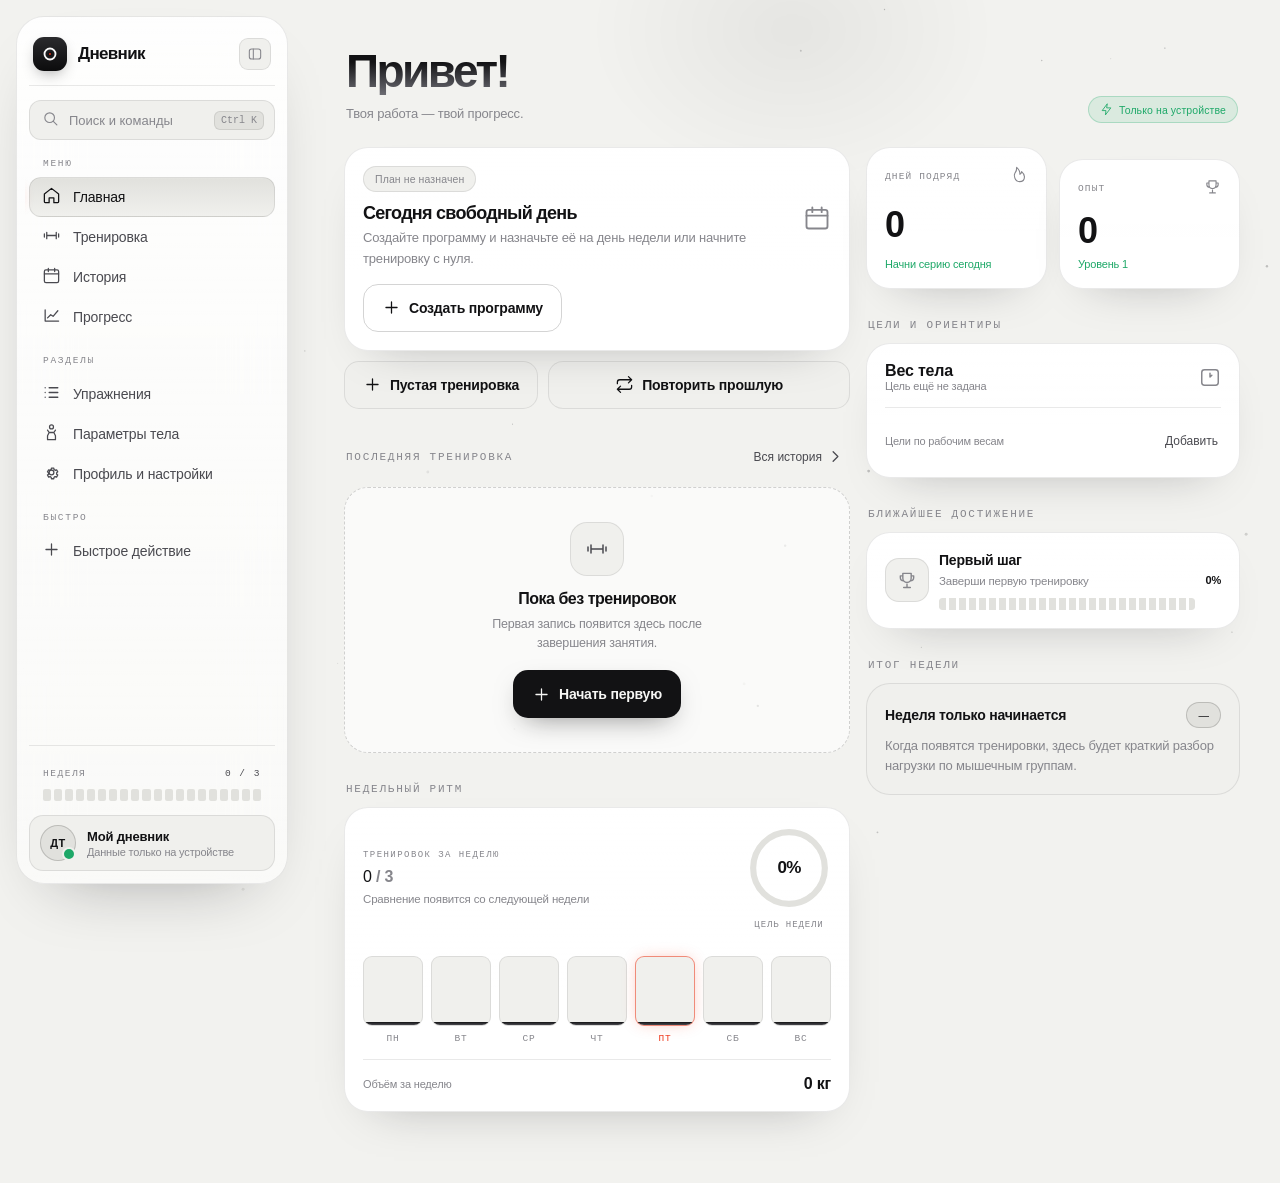
<file: index.html>
<!doctype html>
<html lang="ru">
<head>
  <meta charset="utf-8">
  <meta name="viewport" content="width=device-width, initial-scale=1, maximum-scale=1, user-scalable=no, viewport-fit=cover">
  <meta name="theme-color" content="#f2f2ef" media="(prefers-color-scheme: light)">
  <meta name="theme-color" content="#050505" media="(prefers-color-scheme: dark)">
  <meta name="apple-mobile-web-app-capable" content="yes">
  <meta name="apple-mobile-web-app-status-bar-style" content="black-translucent">
  <meta name="apple-mobile-web-app-title" content="Тренировки">
  <meta name="mobile-web-app-capable" content="yes">
  <meta name="description" content="Личный дневник тренировок. Записывайте подходы, отслеживайте рабочие веса и прогресс. Все данные хранятся только на устройстве.">
  <meta property="og:title" content="Тренировки — личный дневник">
  <meta property="og:description" content="Офлайн-дневник тренировок с историей, замерами и аналитикой.">
  <meta property="og:type" content="website">
  <title>Тренировки — личный дневник</title>
  <link rel="manifest" href="./manifest.webmanifest?v=2.0.4">
  <link rel="icon" href="./icons/icon-dark-192.svg?v=2.0.4" type="image/svg+xml">
  <link rel="apple-touch-icon" href="./icons/apple-touch-icon.svg?v=2.0.4">
  <link rel="stylesheet" href="./css/styles.css">
</head>
<body>
  <canvas id="halo-fx" aria-hidden="true"></canvas>

  <!-- Боковая панель (компьютер): сворачивается в узкую колонку иконок -->
  <aside class="sidebar" id="sidebar" aria-label="Навигация">
    <div class="sb-head">
      <div class="logo-tile"><svg viewBox="0 0 24 24" aria-hidden="true"><circle class="ring" cx="12" cy="12" r="6.6" fill="none" stroke-width="2.2"/><circle class="dot" cx="12" cy="12" r="1.9"/></svg></div>
      <span class="sb-brand">Дневник</span>
      <button class="sb-toggle" type="button" data-shell="toggle-sidebar" aria-label="Свернуть панель" title="Свернуть панель ( [ )"><svg viewBox="0 0 24 24" aria-hidden="true"><rect x="3.5" y="4.5" width="17" height="15" rx="3.5"/><path d="M9.5 4.5v15"/></svg></button>
    </div>
    <div class="sb-scroll">
      <button class="sb-search" type="button" data-shell="palette" data-tip="Поиск · Ctrl K"><span data-icon="search"></span><span>Поиск и команды</span><kbd>Ctrl K</kbd></button>
      <div class="sb-label">Меню</div>
      <button class="sb-item is-active" type="button" data-tab="home" data-tip="Главная · 1"><span data-icon="house"></span><span class="sb-text">Главная</span></button>
      <button class="sb-item" type="button" data-tab="workout" data-tip="Тренировка · 2" id="sb-workout"><span data-icon="dumbbell"></span><span class="sb-text">Тренировка</span><span class="sb-badge" id="sb-live">идёт</span></button>
      <button class="sb-item" type="button" data-tab="history" data-tip="История · 3"><span data-icon="calendar"></span><span class="sb-text">История</span></button>
      <button class="sb-item" type="button" data-tab="progress" data-tip="Прогресс · 4"><span data-icon="chart"></span><span class="sb-text">Прогресс</span></button>
      <div class="sb-label">Разделы</div>
      <button class="sb-item" type="button" data-tab="exercises" data-tip="Упражнения · 5"><span data-icon="list"></span><span class="sb-text">Упражнения</span></button>
      <button class="sb-item" type="button" data-tab="body" data-tip="Параметры тела · 6"><span data-icon="body"></span><span class="sb-text">Параметры тела</span></button>
      <button class="sb-item" type="button" data-tab="profile" data-tip="Профиль и настройки · 7"><span data-icon="settings"></span><span class="sb-text">Профиль и настройки</span></button>
      <div class="sb-label">Быстро</div>
      <button class="sb-item" type="button" data-action="quick-add" data-tip="Быстрое действие · N"><span data-icon="plus"></span><span class="sb-text">Быстрое действие</span></button>
    </div>
    <div class="sb-foot">
      <div class="sb-meter" title="Тренировок на этой неделе">
        <div class="sb-meter-head"><span>Неделя</span><b id="sb-week">0 / 3</b></div>
        <div class="seg-bar" id="sb-seg"></div>
      </div>
      <div class="sb-user"><div class="sb-avatar">ДТ</div><div class="sb-user-copy"><b>Мой дневник</b><small>Данные только на устройстве</small></div></div>
    </div>
  </aside>

  <div id="app" class="app-shell">
    <header class="topbar">
      <div class="logo-tile"><svg viewBox="0 0 24 24" aria-hidden="true"><circle class="ring" cx="12" cy="12" r="6.6" fill="none" stroke-width="2.2"/><circle class="dot" cx="12" cy="12" r="1.9"/></svg></div>
      <div class="topbar-copy"><span class="eyebrow">Личный дневник</span><span class="topbar-title">Тренировки</span></div>
      <div class="topbar-actions">
        <button class="icon-button" type="button" data-shell="palette" aria-label="Поиск" title="Поиск"><span data-icon="search"></span></button>
        <button class="icon-button topbar-action" data-action="quick-add" aria-label="Быстрое действие" title="Быстрое действие"><span data-icon="plus"></span></button>
      </div>
    </header>
    <main id="screen" class="screen" tabindex="-1" aria-live="polite"></main>
    <div id="live-workout-indicator" class="live-workout-indicator" hidden aria-live="off"></div>
    <nav class="tabbar" aria-label="Основная навигация">
      <button class="tab-item is-active" data-tab="home"><span data-icon="house"></span><small>Главная</small></button>
      <button class="tab-item" data-tab="workout"><span data-icon="dumbbell"></span><small>Тренировка</small></button>
      <button class="tab-item" data-tab="history"><span data-icon="calendar"></span><small>История</small></button>
      <button class="tab-item" data-tab="progress"><span data-icon="chart"></span><small>Прогресс</small></button>
      <button class="tab-item" data-tab="more"><span data-icon="more"></span><small>Ещё</small></button>
    </nav>
  </div>

  <div class="palette-backdrop" id="palette" role="dialog" aria-modal="true" aria-label="Поиск и команды">
    <div class="palette">
      <div class="palette-input"><svg viewBox="0 0 24 24" aria-hidden="true"><circle cx="11" cy="11" r="6.5"/><path d="m16 16 4 4"/></svg><input id="palette-input" type="text" placeholder="Раздел или упражнение…" autocomplete="off" spellcheck="false"><kbd>Esc</kbd></div>
      <div class="palette-list" id="palette-list"></div>
    </div>
  </div>

  <div id="modal-root"></div>
  <div id="toast-root" class="toast-root" aria-live="polite"></div>
  <script src="./js/db.js"></script>
  <script src="./js/utils.js"></script>
  <script src="./js/charts.js"></script>
  <script src="./js/xlsx.js"></script>
  <script src="./js/backup.js"></script>
  <script src="./js/shell.js?v=2.0.0"></script>
  <script src="./js/app.js?v=2.0.2"></script>
  <script src="./js/analytics-config.js?v=2.0.2" defer></script>
  <script src="./js/analytics.js?v=2.0.2" defer></script>
</body>
</html>
</file>
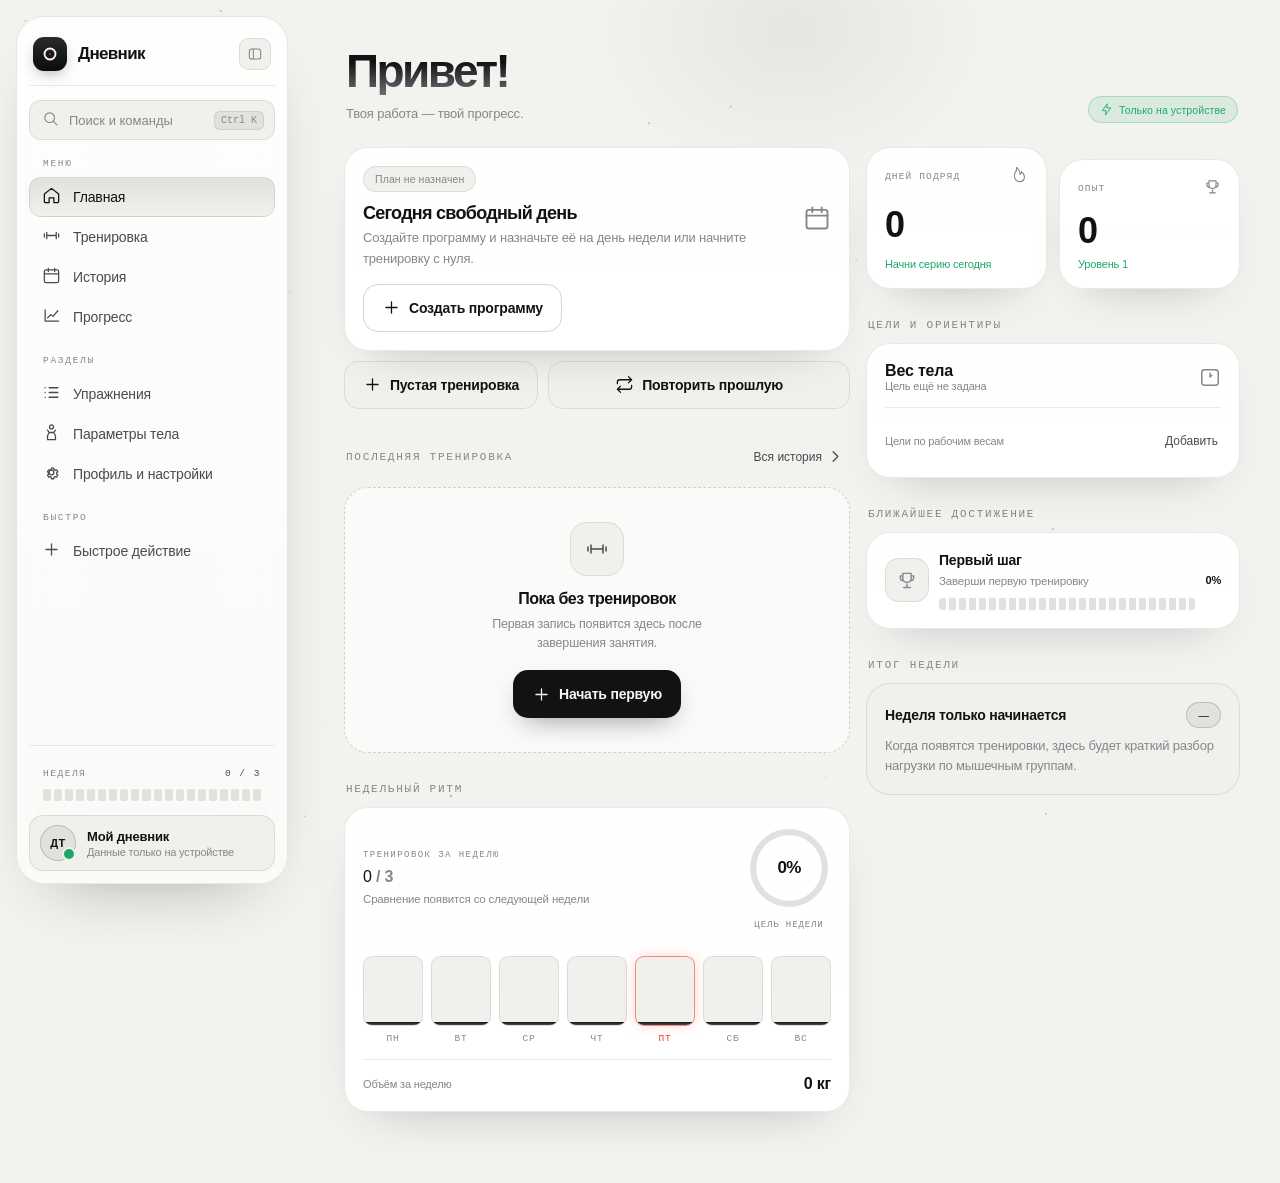
<file: standalone.html>
<!doctype html>
<html lang="ru">
<head>
  <meta charset="utf-8">
  <meta name="viewport" content="width=device-width, initial-scale=1, maximum-scale=1, user-scalable=no, viewport-fit=cover">
  <meta name="theme-color" content="#f2f2ef" media="(prefers-color-scheme: light)">
  <meta name="theme-color" content="#050505" media="(prefers-color-scheme: dark)">
  <meta name="apple-mobile-web-app-capable" content="yes">
  <meta name="apple-mobile-web-app-status-bar-style" content="black-translucent">
  <meta name="apple-mobile-web-app-title" content="Тренировки">
  <meta name="mobile-web-app-capable" content="yes">
  <meta name="description" content="Личный дневник тренировок. Записывайте подходы, отслеживайте рабочие веса и прогресс. Все данные хранятся только на устройстве.">
  <meta property="og:title" content="Тренировки — личный дневник">
  <meta property="og:description" content="Офлайн-дневник тренировок с историей, замерами и аналитикой.">
  <meta property="og:type" content="website">
  <title>Тренировки — личный дневник</title>
  <link rel="icon" href="data:image/svg+xml;charset=utf-8,%3Csvg%20xmlns%3D%22http%3A%2F%2Fwww.w3.org%2F2000%2Fsvg%22%20viewBox%3D%220%200%20512%20512%22%3E%0A%20%20%3Crect%20width%3D%22512%22%20height%3D%22512%22%20fill%3D%22%23000000%22%2F%3E%0A%20%20%3Cg%20fill%3D%22%23FFFFFF%22%3E%0A%20%20%20%20%3Crect%20x%3D%22177%22%20y%3D%22244%22%20width%3D%22158%22%20height%3D%2224%22%20rx%3D%228%22%2F%3E%0A%20%20%20%20%3Crect%20x%3D%22156%22%20y%3D%22184%22%20width%3D%2247%22%20height%3D%22144%22%20rx%3D%2215%22%2F%3E%0A%20%20%20%20%3Crect%20x%3D%22112%22%20y%3D%22207%22%20width%3D%2238%22%20height%3D%2298%22%20rx%3D%2212%22%2F%3E%0A%20%20%20%20%3Crect%20x%3D%2290%22%20y%3D%22235%22%20width%3D%2216%22%20height%3D%2242%22%20rx%3D%227%22%2F%3E%0A%20%20%20%20%3Crect%20x%3D%22309%22%20y%3D%22184%22%20width%3D%2247%22%20height%3D%22144%22%20rx%3D%2215%22%2F%3E%0A%20%20%20%20%3Crect%20x%3D%22362%22%20y%3D%22207%22%20width%3D%2238%22%20height%3D%2298%22%20rx%3D%2212%22%2F%3E%0A%20%20%20%20%3Crect%20x%3D%22406%22%20y%3D%22235%22%20width%3D%2216%22%20height%3D%2242%22%20rx%3D%227%22%2F%3E%0A%20%20%3C%2Fg%3E%0A%3C%2Fsvg%3E%0A" type="image/svg+xml">
  <style>
/* ==========================================================================
   Тренировки — дизайн «Halo»
   Чёрное стекло, тонкие линии, моно-подписи, красный акцент, сегментные шкалы.
   Все имена классов сохранены: логика приложения не менялась.
   ========================================================================== */

:root {
  color-scheme: dark;
  --bg: #050505;
  --surface: #0d0d0e;
  --surface-2: #151516;
  --surface-3: #232325;
  --text: #ededee;
  --text-dim: #b4b4b8;
  --muted: #7b7b81;
  --line: rgba(255,255,255,.075);
  --line-strong: rgba(255,255,255,.15);
  --sheen: rgba(255,255,255,.045);
  --accent: #ff4a30;
  --accent-soft: rgba(255,74,48,.14);
  --accent-glow: rgba(255,74,48,.55);
  --green: #35d98a;
  --green-soft: rgba(53,217,138,.12);
  --orange: #ffb347;
  --red: #ff5d5d;
  --purple: #a99bff;
  --inverse: #f3f3f4;
  --on-inverse: #09090a;
  --h-from: #ffffff;
  --h-to: #8f8f95;
  --shadow: 0 24px 60px -34px rgba(0,0,0,.95), 0 1px 0 rgba(255,255,255,.04) inset;
  --glass: rgba(14,14,15,.72);
  --tab-bg: rgba(14,14,15,.78);
  --halo: rgba(255,255,255,.16);
  --radius: 24px;
  --sb-w: 272px;
  --side-w: 0px;
  --safe-bottom: env(safe-area-inset-bottom, 0px);
  --safe-top: env(safe-area-inset-top, 0px);
  --mono: ui-monospace, "SF Mono", "JetBrains Mono", "Cascadia Mono", Menlo, Consolas, monospace;
  --ease: cubic-bezier(.2,.8,.2,1);
  --spring: cubic-bezier(.2,.9,.25,1.25);
  font-family: "Inter", "SF Pro Display", "SF Pro Text", -apple-system, BlinkMacSystemFont, "Segoe UI", Roboto, Helvetica, Arial, sans-serif;
  -webkit-font-smoothing: antialiased;
  text-rendering: optimizeLegibility;
  -webkit-tap-highlight-color: transparent;
}
:root[data-theme="light"] {
  color-scheme: light;
  --bg: #f2f2ef;
  --surface: #ffffff;
  --surface-2: #f0f0ed;
  --surface-3: #e1e1dd;
  --text: #121214;
  --text-dim: #4a4a50;
  --muted: #86868c;
  --line: rgba(18,18,20,.09);
  --line-strong: rgba(18,18,20,.18);
  --sheen: rgba(255,255,255,.6);
  --accent: #f0391d;
  --accent-soft: rgba(240,57,29,.10);
  --accent-glow: rgba(240,57,29,.35);
  --green: #1ea868;
  --green-soft: rgba(30,168,104,.11);
  --orange: #e08a12;
  --red: #e5484d;
  --purple: #6d5bd8;
  --inverse: #121214;
  --on-inverse: #f6f6f4;
  --h-from: #121214;
  --h-to: #6d6d74;
  --shadow: 0 20px 50px -32px rgba(20,20,25,.35), 0 1px 0 rgba(255,255,255,.8) inset;
  --glass: rgba(255,255,255,.74);
  --tab-bg: rgba(255,255,255,.8);
  --halo: rgba(0,0,0,.05);
}

* { box-sizing: border-box; }
html { min-height: 100%; background: var(--bg); overscroll-behavior-y: none; }
body {
  margin: 0; min-width: 320px; min-height: 100dvh; background: var(--bg); color: var(--text);
  overflow-x: hidden; letter-spacing: -.011em; position: relative;
  padding-left: var(--side-w); transition: padding-left .45s var(--ease);
}
/* Верхнее «гало» — мягкий световой столб, как на референсе */
body::before {
  content: ""; position: fixed; z-index: 0; top: -180px; left: calc(50% + var(--side-w) / 2); width: 560px; height: 420px;
  transform: translateX(-50%); pointer-events: none;
  background: radial-gradient(closest-side, var(--halo), transparent 72%); filter: blur(10px);
}
button, input, select, textarea { font: inherit; }
button { color: inherit; cursor: pointer; }
button:focus-visible, input:focus-visible, select:focus-visible, textarea:focus-visible, .sb-item:focus-visible {
  outline: 2px solid color-mix(in srgb, var(--text) 55%, transparent); outline-offset: 2px;
}
button:disabled { opacity: .4; pointer-events: none; }
html, body { touch-action: pan-y; }
button, input, select, textarea, .btn, .icon-button, .tab-item, .sb-item { touch-action: manipulation; }
#screen:focus, #screen:focus-visible, .app-shell:focus, .app-shell:focus-visible { outline: none !important; box-shadow: none !important; }
.hidden { display: none !important; }

#halo-fx { position: fixed; inset: 0; width: 100%; height: 100%; z-index: 0; pointer-events: none; opacity: .9; }

/* ---------- Каркас ---------- */
.app-shell {
  position: relative; z-index: 1; width: 100%; max-width: 820px; min-height: 100dvh; margin: 0 auto;
  padding: calc(var(--safe-top) + 4px) 18px calc(128px + var(--safe-bottom));
}
.topbar {
  position: sticky; top: 0; z-index: 24; height: calc(62px + var(--safe-top)); margin: calc(-1 * var(--safe-top)) -18px 14px;
  padding: var(--safe-top) 18px 0; display: flex; align-items: center; gap: 11px;
  background: linear-gradient(180deg, color-mix(in srgb, var(--bg) 92%, transparent), color-mix(in srgb, var(--bg) 55%, transparent));
  backdrop-filter: blur(18px) saturate(150%); -webkit-backdrop-filter: blur(18px) saturate(150%);
}
.logo-tile, .brand-mark {
  width: 34px; height: 34px; flex: 0 0 auto; border-radius: 11px; display: grid; place-items: center;
  background: linear-gradient(180deg, #fbfbfb, #c9c9cc); box-shadow: 0 0 0 1px rgba(255,255,255,.25) inset, 0 6px 18px -6px rgba(255,255,255,.28);
}
:root[data-theme="light"] .logo-tile, :root[data-theme="light"] .brand-mark { background: linear-gradient(180deg, #2a2a2d, #0c0c0d); box-shadow: 0 6px 16px -6px rgba(0,0,0,.45); }
.logo-tile svg { width: 20px; height: 20px; }
.logo-tile .ring { stroke: #0a0a0b; } .logo-tile .dot { fill: #0a0a0b; }
:root[data-theme="light"] .logo-tile .ring { stroke: #fafafa; } :root[data-theme="light"] .logo-tile .dot { fill: var(--accent); }
.topbar-copy { display: flex; flex-direction: column; gap: 2px; min-width: 0; }
.eyebrow { font-family: var(--mono); font-size: 9px; line-height: 1.1; letter-spacing: .16em; font-weight: 500; color: var(--muted); text-transform: uppercase; }
.topbar-title { font-size: 18px; font-weight: 600; letter-spacing: -.04em; }
.topbar-actions { margin-left: auto; display: flex; gap: 8px; }
.topbar-action { margin-left: 0; }

.screen { min-height: 62vh; outline: none; border: 0; box-shadow: none; }
.screen.is-entering { animation: screen-enter .42s var(--ease) both; }
.screen.is-entering > * { animation: content-enter .5s var(--ease) both; }
.screen.is-entering > *:nth-child(2) { animation-delay: .04s; }
.screen.is-entering > *:nth-child(3) { animation-delay: .08s; }
.screen.is-entering > *:nth-child(4) { animation-delay: .12s; }
.screen.is-entering > *:nth-child(5) { animation-delay: .16s; }
.screen.is-entering > *:nth-child(n+6) { animation-delay: .2s; }
@keyframes screen-enter { from { opacity: 0; } to { opacity: 1; } }
@keyframes content-enter { from { opacity: 0; transform: translate3d(0, 14px, 0); filter: blur(3px); } to { opacity: 1; transform: none; filter: blur(0); } }

.page-heading { display: flex; align-items: flex-end; justify-content: space-between; gap: 12px; margin: 14px 2px 24px; }
.page-heading h1 {
  margin: 0; font-size: clamp(34px, 8.5vw, 46px); line-height: 1.02; font-weight: 600; letter-spacing: -.055em;
  background: linear-gradient(180deg, var(--h-from) 30%, var(--h-to)); -webkit-background-clip: text; background-clip: text; color: transparent;
}
.page-heading > div { min-width: 0; }
.page-heading .btn, .page-heading .small-btn { white-space: nowrap; flex: 0 0 auto; }
.page-heading p { margin: 9px 0 0; color: var(--muted); font-size: 13px; line-height: 1.5; }
.section-heading { display: flex; align-items: center; justify-content: space-between; gap: 12px; margin: 30px 2px 12px; }
.section-heading h2 { font-size: 11px; margin: 0; font-weight: 500; font-family: var(--mono); letter-spacing: .16em; text-transform: uppercase; color: var(--muted); }
.subtle-link { color: var(--text-dim); font-size: 12px; font-weight: 500; border: 0; background: none; padding: 8px 3px; min-height: 36px; display: inline-flex; align-items: center; gap: 4px; transition: color .2s; }
.subtle-link:hover { color: var(--text); }
.section-heading svg { width: 14px; height: 14px; }

/* Все линейные иконки приложения (U.icon) */
svg[aria-hidden="true"] { fill: none; stroke: currentColor; stroke-width: 1.6; stroke-linecap: round; stroke-linejoin: round; }
.card > .row > svg[aria-hidden="true"], .card .row.between > svg[aria-hidden="true"] { color: var(--muted); flex: 0 0 auto; }

/* ---------- Стеклянные карточки ---------- */
.card {
  position: relative; min-width: 0; padding: 18px; border-radius: var(--radius);
  background: linear-gradient(180deg, var(--sheen), transparent 60%), var(--surface);
  border: 1px solid var(--line); box-shadow: var(--shadow);
  transition: transform .35s var(--ease), border-color .3s ease, box-shadow .3s ease;
}
.card + .card { margin-top: 12px; }
.card.soft { background: var(--surface-2); box-shadow: none; }
.card.accent-card {
  color: var(--text); border-color: color-mix(in srgb, var(--accent) 38%, var(--line));
  background: radial-gradient(120% 140% at 0% 0%, var(--accent-soft), transparent 58%), linear-gradient(180deg, var(--sheen), transparent 60%), var(--surface);
  box-shadow: 0 20px 50px -30px var(--accent-glow), var(--shadow);
}
.card.accent-card .muted, .card.accent-card .eyebrow { color: var(--text-dim); }
.card.green-card { background: var(--green-soft); border-color: color-mix(in srgb, var(--green) 25%, transparent); box-shadow: none; }
@media (hover: hover) and (pointer: fine) { .card:not(.soft):hover { border-color: var(--line-strong); transform: translateY(-2px); } }

.grid-2 { display: grid; grid-template-columns: repeat(2, minmax(0, 1fr)); gap: 12px; }
.grid-3 { display: grid; grid-template-columns: repeat(3, minmax(0, 1fr)); gap: 10px; }
.kpi { min-height: 118px; display: flex; flex-direction: column; justify-content: space-between; }
.kpi .kpi-value { font-size: clamp(28px, 7vw, 36px); letter-spacing: -.06em; font-weight: 600; line-height: 1; margin-top: 14px; font-variant-numeric: tabular-nums; }
.kpi .kpi-label { color: var(--muted); font-family: var(--mono); font-size: 9.5px; letter-spacing: .12em; text-transform: uppercase; line-height: 1.45; }
.kpi .kpi-foot { font-size: 11px; margin-top: 9px; color: var(--green); font-weight: 500; }
.muted { color: var(--muted); }
.small { font-size: 11px; }
.body-copy { color: var(--muted); line-height: 1.55; font-size: 13px; }
.row { display: flex; align-items: center; gap: 10px; min-width: 0; }
.row.between { justify-content: space-between; }
.row.wrap { flex-wrap: wrap; }
.stack { display: flex; flex-direction: column; gap: 10px; }
.divider { height: 1px; background: var(--line); margin: 15px 0; }

.pill { display: inline-flex; align-items: center; gap: 6px; border-radius: 999px; padding: 6px 11px; font-size: 10.5px; font-weight: 500; letter-spacing: .01em; background: var(--surface-2); color: var(--muted); border: 1px solid var(--line); white-space: nowrap; }
.pill.blue { color: var(--text); background: var(--surface-3); border-color: var(--line-strong); }
.pill.green { color: var(--green); background: var(--green-soft); border-color: color-mix(in srgb, var(--green) 25%, transparent); }
.pill.orange { color: var(--orange); background: color-mix(in srgb, var(--orange) 12%, transparent); border-color: color-mix(in srgb, var(--orange) 25%, transparent); }
.pill.red { color: var(--red); background: color-mix(in srgb, var(--red) 12%, transparent); border-color: color-mix(in srgb, var(--red) 25%, transparent); }

/* ---------- Кнопки ---------- */
.btn {
  border: 1px solid transparent; min-height: 48px; border-radius: 15px; padding: 0 18px; display: inline-flex; align-items: center; justify-content: center; gap: 8px;
  font-size: 14px; font-weight: 600; letter-spacing: -.015em;
  transition: transform .3s var(--spring), background .2s, border-color .2s, box-shadow .25s, color .2s;
}
.btn:active, .icon-button:active, .tab-item:active, .sb-item:active, .ios-settings-row:active { transform: scale(.965); transition-duration: .1s; }
.btn.primary { color: var(--on-inverse); background: var(--inverse); box-shadow: 0 10px 28px -12px color-mix(in srgb, var(--inverse) 55%, transparent); }
@media (hover: hover) { .btn.primary:hover { box-shadow: 0 12px 34px -10px color-mix(in srgb, var(--inverse) 70%, transparent); transform: translateY(-1px); } }
.btn.secondary { color: var(--text); background: var(--surface-2); border-color: var(--line); }
.btn.secondary:hover { border-color: var(--line-strong); }
.btn.ghost { color: var(--text); background: transparent; border-color: var(--line-strong); }
.btn.ghost:hover { background: var(--surface-2); }
.btn.danger { color: var(--red); background: color-mix(in srgb, var(--red) 10%, transparent); border-color: color-mix(in srgb, var(--red) 22%, transparent); }
.btn.success { color: #04130b; background: var(--green); }
.btn.small-btn { min-height: 36px; border-radius: 12px; padding: 0 13px; font-size: 12px; }
.btn.block { width: 100%; }
.btn.icon-only { width: 46px; padding: 0; }
.btn svg, .icon-button svg, .tab-item svg, .section-heading svg, .sb-item svg { width: 19px; height: 19px; stroke: currentColor; fill: none; stroke-width: 1.6; stroke-linecap: round; stroke-linejoin: round; }
.icon-button { width: 42px; height: 42px; border: 1px solid var(--line); border-radius: 13px; background: var(--surface); color: var(--text-dim); display: inline-flex; align-items: center; justify-content: center; transition: transform .3s var(--spring), background .2s, border-color .2s, color .2s; flex: 0 0 auto; }
.icon-button:hover { color: var(--text); border-color: var(--line-strong); background: var(--surface-2); }

/* ---------- Нижняя плавающая панель (телефон) ---------- */
.tabbar {
  position: fixed; z-index: 30; left: 50%; bottom: calc(12px + var(--safe-bottom)); transform: translateX(-50%);
  width: min(calc(100% - 24px), 470px); padding: 7px; border-radius: 28px;
  display: grid; grid-template-columns: repeat(5, minmax(0, 1fr)); gap: 3px;
  background: linear-gradient(180deg, var(--sheen), transparent), var(--tab-bg); border: 1px solid var(--line);
  box-shadow: 0 24px 60px -20px rgba(0,0,0,.85), 0 1px 0 rgba(255,255,255,.06) inset;
  backdrop-filter: blur(26px) saturate(170%); -webkit-backdrop-filter: blur(26px) saturate(170%);
}
.tab-item {
  position: relative; min-width: 0; min-height: 56px; border: 0; background: transparent; color: var(--muted);
  display: flex; flex-direction: column; align-items: center; justify-content: center; gap: 5px; border-radius: 21px; padding: 4px 0 3px;
  transition: color .25s, background .25s, transform .3s var(--spring);
}
.tab-item small { font-size: 10px; font-weight: 500; line-height: 1; white-space: nowrap; letter-spacing: -.01em; }
.tab-item svg { width: 21px; height: 21px; transition: transform .35s var(--spring); }
.tab-item.is-active { color: var(--text); background: var(--surface-3); }
.tab-item.is-active::before { content: ""; position: absolute; top: 5px; left: 50%; width: 14px; height: 2px; border-radius: 2px; transform: translateX(-50%); background: var(--accent); box-shadow: 0 0 10px var(--accent-glow); }
.tab-item.is-active svg { animation: tab-pop .4s var(--spring) both; }
@keyframes tab-pop { 0% { transform: scale(.8); } 65% { transform: scale(1.12); } 100% { transform: scale(1); } }

/* ---------- Боковая панель (компьютер) ---------- */
.sidebar { display: none; }
.sb-label { font-family: var(--mono); font-size: 9.5px; letter-spacing: .18em; text-transform: uppercase; color: var(--muted); padding: 18px 14px 8px; white-space: nowrap; overflow: hidden; }
.sb-item { position: relative; width: 100%; height: 40px; display: flex; align-items: center; gap: 12px; padding: 0 12px; border: 1px solid transparent; border-radius: 12px; background: transparent; color: var(--text-dim); font-size: 14px; font-weight: 500; letter-spacing: -.01em; text-align: left; white-space: nowrap; transition: background .2s, color .2s, border-color .2s, transform .3s var(--spring); }
.sb-item svg { flex: 0 0 auto; }
.sb-item .sb-text { flex: 1; min-width: 0; overflow: hidden; text-overflow: ellipsis; }
.sb-item:hover { color: var(--text); background: var(--surface-2); }
.sb-item.is-active { color: var(--text); background: linear-gradient(180deg, var(--surface-3), var(--surface-2)); border-color: var(--line); box-shadow: 0 1px 0 rgba(255,255,255,.05) inset; }
.sb-item.is-active::before { content: ""; position: absolute; left: -12px; top: 50%; width: 3px; height: 18px; border-radius: 3px; transform: translateY(-50%); background: var(--accent); box-shadow: 0 0 12px var(--accent-glow); animation: indicator-in .4s var(--spring) both; }
@keyframes indicator-in { from { opacity: 0; transform: translateY(-50%) scaleY(.3); } to { opacity: 1; transform: translateY(-50%) scaleY(1); } }
.sb-badge { display: none; align-items: center; gap: 6px; font-family: var(--mono); font-size: 11px; color: var(--accent); }
.sb-badge::before { content: ""; width: 6px; height: 6px; border-radius: 50%; background: var(--accent); box-shadow: 0 0 8px var(--accent-glow); animation: badge-pulse 1.8s ease-in-out infinite; }
.sb-item.has-badge .sb-badge { display: inline-flex; }
@keyframes badge-pulse { 0%, 100% { opacity: 1; } 50% { opacity: .35; } }
.sb-search { width: 100%; height: 40px; display: flex; align-items: center; gap: 10px; padding: 0 10px 0 12px; border: 1px solid var(--line); border-radius: 12px; background: var(--surface-2); color: var(--muted); font-size: 13px; text-align: left; white-space: nowrap; transition: border-color .2s, color .2s; }
.sb-search:hover { border-color: var(--line-strong); color: var(--text-dim); }
.sb-search svg { width: 17px; height: 17px; flex: 0 0 auto; stroke: currentColor; fill: none; stroke-width: 1.6; }
.sb-search > span:not([data-icon]) { flex: 1; }
kbd { font-family: var(--mono); font-size: 10px; padding: 3px 6px; border-radius: 6px; background: var(--surface-3); color: var(--muted); border: 1px solid var(--line); }
.sb-meter { padding: 12px 14px 4px; }
.sb-meter-head { display: flex; justify-content: space-between; font-family: var(--mono); font-size: 9.5px; letter-spacing: .16em; text-transform: uppercase; color: var(--muted); margin-bottom: 10px; white-space: nowrap; }
.sb-meter-head b { font-weight: 500; color: var(--text-dim); }
.seg-bar { height: 12px; display: grid; grid-template-columns: repeat(20, 1fr); gap: 3px; }
.seg-bar i { border-radius: 2px; background: var(--surface-3); transition: background .4s ease, box-shadow .4s ease; }
.seg-bar i.on { background: var(--text-dim); }
.seg-bar i.on:last-of-type, .seg-bar i.edge { background: var(--text); }
.sb-user { display: flex; align-items: center; gap: 11px; padding: 9px 10px; border: 1px solid var(--line); border-radius: 14px; background: var(--surface-2); }
.sb-avatar { position: relative; width: 36px; height: 36px; flex: 0 0 auto; border-radius: 50%; display: grid; place-items: center; background: var(--surface-3); border: 1px solid var(--line-strong); font-size: 11px; font-weight: 600; letter-spacing: .04em; }
.sb-avatar::after { content: ""; position: absolute; right: -1px; bottom: -1px; width: 10px; height: 10px; border-radius: 50%; background: var(--green); border: 2px solid var(--surface-2); }
.sb-user-copy { display: flex; flex-direction: column; gap: 2px; min-width: 0; }
.sb-user-copy b { font-size: 13px; font-weight: 600; white-space: nowrap; }
.sb-user-copy small { font-size: 11px; color: var(--muted); white-space: nowrap; }
.sb-toggle { width: 32px; height: 32px; flex: 0 0 auto; margin-left: auto; border: 1px solid var(--line); border-radius: 9px; background: var(--surface-2); color: var(--muted); display: grid; place-items: center; transition: color .2s, border-color .2s; }
.sb-toggle:hover { color: var(--text); border-color: var(--line-strong); }
.sb-toggle svg { width: 16px; height: 16px; stroke: currentColor; fill: none; stroke-width: 1.6; }
.sb-brand { font-size: 17px; font-weight: 600; letter-spacing: -.04em; white-space: nowrap; }
.sb-head { display: flex; align-items: center; gap: 11px; padding: 6px 4px 14px; border-bottom: 1px solid var(--line); margin-bottom: 14px; }

@media (min-width: 900px) {
  :root { --side-w: calc(var(--sb-w) + 32px); }
  body.side-collapsed { --sb-w: 68px; }
  .topbar, .tabbar { display: none; }
  .app-shell { max-width: 1060px; padding: 34px 40px 70px; }
  .sidebar {
    display: flex; flex-direction: column; position: fixed; z-index: 40; top: 16px; left: 16px; bottom: 16px; width: var(--sb-w); padding: 14px 12px 12px;
    border-radius: 28px; border: 1px solid var(--line); overflow: visible;
    background: linear-gradient(180deg, rgba(255,255,255,.05), rgba(255,255,255,.012) 40%), var(--glass);
    backdrop-filter: blur(30px) saturate(160%); -webkit-backdrop-filter: blur(30px) saturate(160%);
    box-shadow: 0 40px 90px -40px #000, 0 1px 0 rgba(255,255,255,.07) inset; transition: width .45s var(--ease);
  }
  :root[data-theme="light"] .sidebar { background: linear-gradient(180deg, rgba(255,255,255,.9), rgba(255,255,255,.6)); box-shadow: 0 30px 70px -40px rgba(20,20,25,.4); }
  .sidebar::before { content: ""; position: absolute; top: 0; left: 18%; right: 18%; height: 1px; background: linear-gradient(90deg, transparent, rgba(255,255,255,.35), transparent); pointer-events: none; }
  .sb-scroll { flex: 1; min-height: 0; overflow-y: auto; overflow-x: hidden; margin: 0 -4px; padding: 0 4px; scrollbar-width: none; }
  .sb-scroll::-webkit-scrollbar { display: none; }
  .sb-foot { display: flex; flex-direction: column; gap: 10px; padding-top: 10px; border-top: 1px solid var(--line); }
  .sb-text, .sb-brand, .sb-search span, .sb-search kbd, .sb-user-copy, .sb-meter, .sb-label { transition: opacity .25s ease, width .3s var(--ease); }

  body.side-collapsed .sb-brand, body.side-collapsed .sb-text, body.side-collapsed .sb-search span, body.side-collapsed .sb-search kbd,
  body.side-collapsed .sb-user-copy, body.side-collapsed .sb-meter-head, body.side-collapsed .sb-badge { display: none; }
  body.side-collapsed .sb-head { flex-direction: column; gap: 10px; padding-bottom: 12px; }
  body.side-collapsed .sb-toggle { margin-left: 0; }
  body.side-collapsed .sb-toggle svg { transform: scaleX(-1); }
  body.side-collapsed .sb-item, body.side-collapsed .sb-search { justify-content: center; padding: 0; }
  body.side-collapsed .sb-label { height: 1px; padding: 0; margin: 14px 12px; background: var(--line); font-size: 0; }
  body.side-collapsed .seg-bar { grid-template-columns: 1fr; grid-auto-rows: 3px; gap: 3px; height: auto; margin: 6px auto 0; width: 12px; }
  body.side-collapsed .sb-meter { padding: 10px 0 0; }
  body.side-collapsed .sb-user { justify-content: center; padding: 8px 0; background: transparent; border-color: transparent; }
  body.side-collapsed .sb-item.has-badge::after { content: ""; position: absolute; top: 8px; right: 10px; width: 7px; height: 7px; border-radius: 50%; background: var(--accent); box-shadow: 0 0 8px var(--accent-glow); }
  .calendar-day { aspect-ratio: 1.55; }
  .home-layout { display: grid; grid-template-columns: 1.15fr .85fr; align-items: start; gap: 16px; }
  .home-layout > .home-primary, .home-layout > .home-secondary { min-width: 0; }
  .home-layout .section-heading:first-child { margin-top: 0; }
}
@media (min-width: 700px) and (max-width: 899px) {
  .app-shell { padding-left: 28px; padding-right: 28px; }
  .topbar { margin-left: -28px; margin-right: -28px; padding-left: 28px; padding-right: 28px; }
  .home-layout { display: grid; grid-template-columns: 1.15fr .85fr; align-items: start; gap: 15px; }
  .home-layout > .home-primary, .home-layout > .home-secondary { min-width: 0; }
  .home-layout .section-heading:first-child { margin-top: 0; }
}

/* ---------- Кольца, недельные бруски ---------- */
.progress-ring { width: 84px; height: 84px; position: relative; display: inline-grid; place-items: center; flex: 0 0 auto; }
.progress-ring svg { width: 100%; height: 100%; transform: rotate(-90deg); overflow: visible; }
.progress-ring circle { fill: none; stroke-width: 6; }
.progress-ring .track { stroke: var(--surface-3); }
.progress-ring .value { stroke: var(--text); stroke-linecap: round; stroke-dasharray: 220; stroke-dashoffset: 220; transition: stroke-dashoffset .9s var(--ease); filter: drop-shadow(0 0 6px color-mix(in srgb, var(--text) 35%, transparent)); }
.progress-ring .ring-label { position: absolute; font-size: 17px; font-weight: 600; letter-spacing: -.05em; font-variant-numeric: tabular-nums; }
.ring-caption { font-family: var(--mono); font-size: 9px; letter-spacing: .1em; text-transform: uppercase; color: var(--muted); text-align: center; margin-top: 6px; }
.week-bars { display: flex; align-items: flex-end; justify-content: space-between; height: 100px; gap: 8px; margin-top: 14px; }
.week-day { flex: 1; display: flex; flex-direction: column; align-items: center; gap: 7px; min-width: 0; }
.week-day .bar-track { width: 100%; height: 70px; background: var(--surface-2); border: 1px solid var(--line); border-radius: 9px; display: flex; align-items: flex-end; overflow: hidden; }
.week-day .bar-fill { width: 100%; min-height: 3px; border-radius: 8px; background: linear-gradient(180deg, var(--text), var(--text-dim)); transition: height .8s var(--ease); }
.week-day.today .bar-track { border-color: color-mix(in srgb, var(--accent) 55%, transparent); box-shadow: 0 0 16px -4px var(--accent-glow); }
.week-day.today .day-label { color: var(--accent); }
.day-label { font-family: var(--mono); font-size: 9.5px; letter-spacing: .08em; text-transform: uppercase; color: var(--muted); }

/* ---------- Списки ---------- */
.plan-item, .list-item { display: flex; align-items: center; gap: 13px; padding: 13px 0; border-bottom: 1px solid var(--line); min-width: 0; }
.plan-item:last-child, .list-item:last-child { border-bottom: 0; padding-bottom: 0; }
.plan-item:first-child, .list-item:first-child { padding-top: 0; }
.list-icon { width: 40px; height: 40px; display: grid; place-items: center; border-radius: 13px; background: var(--surface-2); border: 1px solid var(--line); color: var(--text-dim); flex: 0 0 auto; }
.list-icon svg { width: 18px; height: 18px; stroke: currentColor; fill: none; stroke-width: 1.6; }
.list-main { min-width: 0; flex: 1; }
.list-title { font-size: 14px; font-weight: 550; overflow-wrap: anywhere; letter-spacing: -.015em; }
.list-meta { font-size: 11.5px; color: var(--muted); margin-top: 4px; line-height: 1.4; }
.list-value { text-align: right; font-size: 13px; font-weight: 600; white-space: nowrap; font-variant-numeric: tabular-nums; }
.empty-state { text-align: center; padding: 34px 18px; border: 1px dashed var(--line-strong); border-radius: 24px; background: color-mix(in srgb, var(--surface) 60%, transparent); }
.empty-icon { width: 54px; height: 54px; margin: 0 auto 14px; display: grid; place-items: center; background: var(--surface-2); border: 1px solid var(--line); color: var(--text-dim); border-radius: 17px; }
.empty-icon svg { width: 24px; height: 24px; stroke: currentColor; fill: none; stroke-width: 1.5; }
.empty-state h3 { font-size: 16px; margin: 0 0 7px; letter-spacing: -.03em; font-weight: 600; }
.empty-state p { max-width: 280px; margin: 0 auto 17px; color: var(--muted); font-size: 12.5px; line-height: 1.55; }

/* ---------- Формы ---------- */
.field { display: flex; flex-direction: column; gap: 7px; min-width: 0; }
.field label { color: var(--muted); font-family: var(--mono); font-size: 9.5px; letter-spacing: .12em; text-transform: uppercase; font-weight: 500; }
.input, .select, .textarea {
  width: 100%; min-height: 48px; border: 1px solid var(--line); border-radius: 14px; background: var(--surface-2); color: var(--text);
  padding: 0 14px; outline: 0; font-size: 16px; transition: border-color .2s, box-shadow .2s, background .2s;
}
.textarea { resize: vertical; min-height: 86px; padding-top: 12px; }
.input::placeholder, .textarea::placeholder { color: color-mix(in srgb, var(--muted) 75%, transparent); }
.input:focus, .select:focus, .textarea:focus { border-color: var(--line-strong); background: var(--surface); box-shadow: 0 0 0 3px color-mix(in srgb, var(--text) 8%, transparent); }
.select { appearance: none; -webkit-appearance: none; padding-right: 34px; background-image: url("data:image/svg+xml,%3Csvg xmlns='http://www.w3.org/2000/svg' width='12' height='8' viewBox='0 0 12 8' fill='none' stroke='%237b7b81' stroke-width='1.6' stroke-linecap='round' stroke-linejoin='round'%3E%3Cpath d='M1 1.5l5 5 5-5'/%3E%3C/svg%3E"); background-repeat: no-repeat; background-position: right 13px center; }
.form-grid { display: grid; grid-template-columns: repeat(2, minmax(0, 1fr)); gap: 12px; }
.form-grid .full { grid-column: 1 / -1; }
.searchbox { display: flex; align-items: center; gap: 10px; padding: 0 14px; min-height: 48px; background: var(--surface); border: 1px solid var(--line); border-radius: 15px; transition: border-color .2s; }
.searchbox:focus-within { border-color: var(--line-strong); }
.searchbox svg { width: 18px; height: 18px; stroke: var(--muted); fill: none; stroke-width: 1.6; }
.searchbox input { flex: 1; width: 0; border: 0; outline: 0; color: var(--text); background: transparent; font-size: 14px; }
.segmented { display: flex; padding: 4px; gap: 3px; border-radius: 15px; background: var(--surface-2); border: 1px solid var(--line); }
.segmented button { flex: 1; min-height: 36px; border: 0; border-radius: 11px; background: transparent; color: var(--muted); font-size: 12px; font-weight: 550; padding: 0 9px; transition: background .25s, color .25s; }
.segmented button.active { background: var(--inverse); color: var(--on-inverse); }
.tag-option { display: inline-flex; align-items: center; gap: 6px; background: var(--surface-2); border: 1px solid var(--line); padding: 8px 12px; border-radius: 99px; font-size: 11px; color: var(--text-dim); margin: 0 5px 6px 0; }
.tag-option input { accent-color: var(--accent); }
.toggle-row { display: flex; align-items: center; justify-content: space-between; gap: 14px; min-height: 62px; border-bottom: 1px solid var(--line); }
.toggle-row:last-child { border: 0; }
.toggle-copy b { display: block; font-size: 14px; font-weight: 550; }
.toggle-copy span { display: block; font-size: 11px; color: var(--muted); margin-top: 4px; }
.toggle { width: 50px; height: 30px; padding: 3px; border-radius: 99px; background: var(--surface-3); border: 1px solid var(--line); transition: background .25s, border-color .25s; flex: 0 0 auto; }
.toggle::after { content: ""; display: block; width: 22px; height: 22px; border-radius: 50%; background: var(--muted); transition: transform .32s var(--spring), background .25s; }
.toggle[aria-checked="true"] { background: var(--inverse); border-color: transparent; }
.toggle[aria-checked="true"]::after { transform: translateX(20px); background: var(--on-inverse); }
.inline-notice { padding: 13px 15px; background: var(--surface-2); border: 1px solid var(--line); color: var(--text-dim); border-radius: 15px; font-size: 12px; line-height: 1.5; }

/* ---------- Запись подходов ---------- */
.set-card { padding: 14px; border: 1px solid var(--line); border-radius: 19px; background: var(--surface); margin-top: 10px; transition: border-color .3s, background .3s, transform .3s; }
.set-card.done { border-color: color-mix(in srgb, var(--green) 40%, transparent); background: linear-gradient(180deg, var(--green-soft), transparent), var(--surface); animation: set-done .45s var(--ease); }
@keyframes set-done { 0% { transform: scale(.985); } 60% { transform: scale(1.012); } 100% { transform: scale(1); } }
.set-head { display: flex; align-items: center; justify-content: space-between; margin-bottom: 11px; }
.set-number { font-family: var(--mono); font-size: 10px; letter-spacing: .14em; text-transform: uppercase; font-weight: 500; color: var(--muted); }
.set-controls { display: grid; grid-template-columns: 1fr 1fr; gap: 10px; }
.stepper { min-width: 0; display: grid; grid-template-columns: 38px minmax(0, 1fr) 38px; align-items: center; height: 52px; border-radius: 15px; background: var(--surface-2); border: 1px solid var(--line); overflow: hidden; }
.stepper button { border: 0; background: transparent; color: var(--text-dim); height: 52px; font-size: 22px; font-weight: 300; transition: background .15s, color .15s; }
.stepper button:hover { color: var(--text); background: var(--surface-3); }
.stepper input { min-width: 0; width: 100%; border: 0; outline: 0; text-align: center; background: transparent; color: var(--text); font-size: 19px; font-weight: 600; letter-spacing: -.04em; font-variant-numeric: tabular-nums; appearance: textfield; }
.stepper input::-webkit-outer-spin-button, .stepper input::-webkit-inner-spin-button { appearance: none; margin: 0; }
.step-label { font-family: var(--mono); font-size: 9px; letter-spacing: .12em; text-transform: uppercase; color: var(--muted); text-align: center; margin-bottom: 5px; }
.set-actions { display: flex; align-items: center; gap: 8px; margin-top: 11px; }
.set-actions .btn { min-height: 44px; flex: 1; }
.set-actions .icon-button { width: 44px; height: 44px; }
.exercise-session { padding: 16px; background: var(--surface-2); border: 1px solid var(--line); border-radius: 22px; margin-top: 14px; }
.exercise-session-head { display: flex; align-items: center; gap: 10px; }
.exercise-session-head .list-main { min-width: 0; }
.exercise-session-title { font-size: 16px; font-weight: 600; letter-spacing: -.03em; }
.exercise-session .exercise-meta { margin-top: 4px; font-size: 11px; color: var(--muted); }
.rest-panel { position: sticky; top: calc(var(--safe-top) + 8px); z-index: 12; display: flex; align-items: center; gap: 14px; padding: 13px 15px; margin: 0 0 14px; border-radius: 22px; border: 1px solid var(--line-strong); background: linear-gradient(180deg, var(--sheen), transparent), var(--glass); backdrop-filter: blur(22px) saturate(160%); -webkit-backdrop-filter: blur(22px) saturate(160%); box-shadow: var(--shadow); }
.rest-ring { width: 50px; height: 50px; flex: 0 0 auto; }
.rest-ring circle { fill: none; stroke-width: 4; }
.rest-ring .track { stroke: var(--surface-3); }
.rest-ring .progress { stroke: var(--accent); stroke-linecap: round; transform: rotate(-90deg); transform-origin: center; transition: stroke-dashoffset .4s linear; filter: drop-shadow(0 0 5px var(--accent-glow)); }
.rest-info { flex: 1; min-width: 0; }
.rest-time { font-size: 24px; font-weight: 600; letter-spacing: -.05em; font-variant-numeric: tabular-nums; }
.rest-caption { color: var(--muted); font-family: var(--mono); font-size: 9.5px; letter-spacing: .1em; text-transform: uppercase; margin-top: 2px; }
.rest-actions { display: flex; gap: 6px; }
.rest-actions button { border: 1px solid var(--line); background: var(--surface-2); min-width: 40px; height: 40px; border-radius: 12px; font-size: 12px; font-weight: 600; color: var(--text); transition: transform .25s var(--spring), border-color .2s; }
.rest-actions button:hover { border-color: var(--line-strong); }
.workout-stats { display: grid; grid-template-columns: repeat(3, 1fr); gap: 8px; margin: 14px 0; }
.workout-stat { background: var(--surface); border-radius: 16px; padding: 12px 8px; text-align: center; border: 1px solid var(--line); }
.workout-stat b { display: block; font-size: 19px; font-weight: 600; letter-spacing: -.04em; font-variant-numeric: tabular-nums; }
.workout-stat span { font-family: var(--mono); font-size: 9px; letter-spacing: .1em; text-transform: uppercase; color: var(--muted); }
.timer-big { font-size: clamp(46px, 13vw, 66px); font-weight: 600; letter-spacing: -.07em; text-align: center; margin: 16px 0 6px; font-variant-numeric: tabular-nums; }
.timer-sub { font-size: 11px; color: var(--muted); text-align: center; }
.record-banner { border: 1px solid color-mix(in srgb, var(--orange) 40%, transparent); background: linear-gradient(180deg, color-mix(in srgb, var(--orange) 14%, transparent), transparent), var(--surface); border-radius: 18px; padding: 13px 15px; margin: 10px 0; animation: record-pop .5s var(--spring); }
@keyframes record-pop { 0% { transform: scale(.95); opacity: .4; } 70% { transform: scale(1.02); } 100% { transform: scale(1); opacity: 1; } }

/* ---------- Календарь, графики, тепловая карта ---------- */
.calendar-grid { display: grid; grid-template-columns: repeat(7, minmax(0, 1fr)); gap: 5px; }
.calendar-head { font-family: var(--mono); font-size: 9px; letter-spacing: .1em; text-transform: uppercase; text-align: center; color: var(--muted); padding: 6px 0; }
.calendar-day { min-width: 0; aspect-ratio: 1; border-radius: 11px; border: 1px solid transparent; background: var(--surface-2); color: var(--text-dim); font-size: 12px; font-variant-numeric: tabular-nums; position: relative; transition: transform .25s var(--spring), border-color .2s; }
.calendar-day:hover { border-color: var(--line-strong); }
.calendar-day.outside { opacity: .22; }
.calendar-day.today { border-color: var(--accent); color: var(--text); }
.calendar-day.has-workout { background: color-mix(in srgb, var(--accent) 16%, var(--surface-2)); color: var(--text); font-weight: 700; }
.calendar-day.intensity-2 { background: color-mix(in srgb, var(--accent) 32%, var(--surface-2)); }
.calendar-day.intensity-3 { background: color-mix(in srgb, var(--accent) 55%, var(--surface-2)); color: #fff; }
.calendar-day.selected { box-shadow: 0 0 0 2px var(--text) inset; }
.month-title { text-align: center; font-size: 14px; font-weight: 600; min-width: 150px; letter-spacing: -.02em; }
.month-nav { width: 36px; height: 36px; border: 1px solid var(--line); background: var(--surface-2); border-radius: 11px; font-size: 18px; color: var(--text-dim); }
.chart-wrap { position: relative; min-width: 0; width: 100%; margin-top: 10px; }
.chart-svg { display: block; width: 100%; overflow: visible; }
.chart-gridline { stroke: var(--line); stroke-width: 1; stroke-dasharray: 2 5; }
.chart-line { fill: none; stroke: var(--accent); stroke-width: 2.4; stroke-linecap: round; stroke-linejoin: round; stroke-dasharray: 900; stroke-dashoffset: 900; animation: draw-line 1.2s var(--ease) forwards; filter: drop-shadow(0 0 7px var(--accent-glow)); }
@keyframes draw-line { to { stroke-dashoffset: 0; } }
.chart-area { fill: url(#chart-gradient); opacity: .2; }
.chart-point { fill: var(--bg); stroke: var(--accent); stroke-width: 2.2; cursor: pointer; transition: r .2s; }
.chart-point:hover { stroke-width: 3.4; }
.chart-point:focus { stroke-width: 4; outline: none; }
.chart-label { fill: var(--muted); font-family: var(--mono); font-size: 9px; }
.chart-tooltip { padding: 9px 13px; border-radius: 12px; background: var(--inverse); color: var(--on-inverse); font-size: 11.5px; font-weight: 500; box-shadow: var(--shadow); }
.bar-chart { display: flex; align-items: flex-end; gap: 8px; height: 146px; border-bottom: 1px solid var(--line); padding: 0 3px; }
.bar-col { flex: 1; min-width: 0; height: 100%; display: flex; flex-direction: column; align-items: center; justify-content: flex-end; gap: 8px; }
.bar-col i { width: min(100%, 30px); min-height: 3px; border-radius: 7px 7px 3px 3px; background: linear-gradient(180deg, var(--text), var(--text-dim)); transition: height .8s var(--ease); }
.bar-col small { font-family: var(--mono); font-size: 9px; color: var(--muted); }
.heatmap { display: grid; grid-template-columns: repeat(13, minmax(0, 1fr)); gap: 4px; }
.heat-cell { aspect-ratio: 1; border-radius: 4px; background: var(--surface-2); }
.heat-cell.l1 { background: color-mix(in srgb, var(--accent) 24%, var(--surface-2)); }
.heat-cell.l2 { background: color-mix(in srgb, var(--accent) 48%, var(--surface-2)); }
.heat-cell.l3 { background: color-mix(in srgb, var(--accent) 74%, var(--surface-2)); }
.heat-cell.l4 { background: var(--accent); box-shadow: 0 0 8px -1px var(--accent-glow); }
.compare { display: flex; align-items: center; gap: 8px; font-size: 11.5px; }
.compare .positive { color: var(--green); font-weight: 600; }
.compare .negative { color: var(--red); font-weight: 600; }

/* Сегментная шкала (как «Storage» на референсе) */
.progress-track { height: 12px; background: var(--surface-3); border-radius: 3px; overflow: hidden; -webkit-mask-image: repeating-linear-gradient(90deg, #000 0 7px, transparent 7px 10px); mask-image: repeating-linear-gradient(90deg, #000 0 7px, transparent 7px 10px); }
.progress-fill { height: 100%; background: linear-gradient(90deg, var(--text-dim), var(--text)); transition: width .9s var(--ease); }

.achievement { display: flex; align-items: center; gap: 12px; padding: 13px 0; border-bottom: 1px solid var(--line); }
.achievement:last-child { border: 0; padding-bottom: 0; }
.achievement-icon { width: 44px; height: 44px; display: grid; place-items: center; border-radius: 14px; background: linear-gradient(180deg, var(--accent), color-mix(in srgb, var(--accent) 70%, #000)); color: #fff; flex: 0 0 auto; box-shadow: 0 8px 22px -10px var(--accent-glow); }
.achievement-icon.locked { background: var(--surface-2); border: 1px solid var(--line); color: var(--muted); box-shadow: none; }
.achievement-icon svg { width: 20px; height: 20px; fill: none; stroke: currentColor; stroke-width: 1.7; }
.achievement-copy { flex: 1; min-width: 0; }
.achievement-copy b { font-size: 13px; font-weight: 600; display: block; }
.achievement-copy span { font-size: 11px; color: var(--muted); display: block; margin-top: 3px; }

/* ---------- Окна, уведомления, «Ещё» ---------- */
.modal-backdrop { position: fixed; z-index: 60; inset: 0; background: rgba(0,0,0,.62); backdrop-filter: blur(14px) saturate(120%); -webkit-backdrop-filter: blur(14px) saturate(120%); display: flex; align-items: flex-end; justify-content: center; animation: fade-in .22s ease both; }
:root[data-theme="light"] .modal-backdrop { background: rgba(240,240,236,.6); }
.modal-sheet {
  position: relative; width: min(100%, 620px); max-height: min(90dvh, 860px); overflow: auto; overscroll-behavior: contain; color: var(--text);
  border-radius: 30px 30px 0 0; padding: 10px 20px calc(26px + var(--safe-bottom));
  background: linear-gradient(180deg, var(--sheen), transparent 40%), var(--surface); border: 1px solid var(--line-strong); border-bottom: 0;
  box-shadow: 0 -30px 90px -20px rgba(0,0,0,.9); animation: sheet-in .5s var(--ease) both; will-change: transform;
}
.modal-sheet.is-dragging { transition: none !important; }
.modal-sheet.is-closing { animation: sheet-out .22s cubic-bezier(.4,0,1,1) both; }
.modal-backdrop.is-closing { animation: backdrop-out .22s ease both; }
@keyframes fade-in { from { opacity: 0; } to { opacity: 1; } }
@keyframes backdrop-out { to { opacity: 0; } }
@keyframes sheet-in { from { opacity: .6; transform: translate3d(0, 44px, 0) scale(.985); } to { opacity: 1; transform: none; } }
@keyframes sheet-out { to { opacity: .6; transform: translate3d(0, 46px, 0) scale(.99); } }
.sheet-handle { width: 38px; height: 4px; border-radius: 99px; background: var(--surface-3); margin: 4px auto 18px; }
.modal-head { display: flex; align-items: flex-start; justify-content: space-between; gap: 12px; margin-bottom: 20px; }
.modal-head h2 { font-size: 24px; margin: 0; letter-spacing: -.05em; font-weight: 600; }
.modal-head p { color: var(--muted); font-size: 12px; margin: 6px 0 0; line-height: 1.45; }
.modal-close { width: 36px; height: 36px; border: 1px solid var(--line); border-radius: 50%; background: var(--surface-2); color: var(--muted); font-size: 19px; transition: transform .25s var(--spring), color .2s; }
.modal-close:hover { color: var(--text); }
.modal-close:active { transform: scale(.88); }
.modal-actions { display: flex; gap: 9px; margin-top: 18px; }
.modal-actions .btn { flex: 1; }
.toast-root { position: fixed; z-index: 100; left: calc(50% + var(--side-w) / 2); bottom: calc(96px + var(--safe-bottom)); transform: translateX(-50%); width: max-content; max-width: calc(100% - 32px); pointer-events: none; }
.toast { background: var(--inverse); color: var(--on-inverse); padding: 12px 18px; border-radius: 16px; box-shadow: 0 18px 44px -14px rgba(0,0,0,.8); font-size: 13px; font-weight: 550; margin-top: 8px; animation: toast-in .35s var(--spring) both; }
.toast.success { background: var(--green); color: #04130b; }
.toast.error { background: var(--red); color: #fff; }
@keyframes toast-in { from { opacity: 0; transform: translateY(14px) scale(.94); } to { opacity: 1; transform: none; } }

.ios-settings-group { overflow: hidden; border-radius: 24px; background: linear-gradient(180deg, var(--sheen), transparent 60%), var(--surface); border: 1px solid var(--line); box-shadow: var(--shadow); }
.ios-settings-row { width: 100%; min-height: 80px; display: flex; align-items: center; gap: 14px; padding: 13px 16px; border: 0; border-bottom: 1px solid var(--line); background: transparent; color: var(--text); text-align: left; transition: background .2s, transform .3s var(--spring); }
.ios-settings-row:hover { background: var(--surface-2); }
.ios-settings-row:last-child { border-bottom: 0; }
.ios-settings-icon { width: 42px; height: 42px; flex: 0 0 auto; display: grid; place-items: center; border-radius: 13px; color: var(--text); background: var(--surface-3); border: 1px solid var(--line); }
.ios-settings-icon svg { width: 19px; height: 19px; stroke: currentColor; fill: none; stroke-width: 1.6; stroke-linecap: round; stroke-linejoin: round; }
.ios-settings-copy { min-width: 0; flex: 1; display: flex; flex-direction: column; gap: 4px; }
.ios-settings-copy b { font-size: 15px; font-weight: 600; letter-spacing: -.025em; }
.ios-settings-copy small { color: var(--muted); font-size: 11.5px; }
.ios-settings-chevron { color: var(--muted); display: flex; }
.ios-settings-chevron svg { stroke: currentColor; fill: none; stroke-width: 1.8; }
.ios-settings-footnote { margin: 12px 5px 0; color: var(--muted); font-size: 11.5px; line-height: 1.5; }

/* ---------- Плашка активной тренировки ---------- */
.live-workout-indicator { position: fixed; z-index: 28; left: calc(50% + var(--side-w) / 2); bottom: calc(92px + var(--safe-bottom)); width: min(500px, calc(100% - 24px)); transform: translateX(-50%); pointer-events: none; }
.live-workout-indicator[hidden] { display: none !important; }
.live-workout-button { width: 100%; min-height: 58px; display: flex; align-items: center; gap: 12px; padding: 10px 16px; border: 1px solid var(--line-strong); border-radius: 20px; background: linear-gradient(180deg, var(--sheen), transparent), var(--glass); color: var(--text); box-shadow: 0 20px 50px -18px rgba(0,0,0,.85); backdrop-filter: blur(24px) saturate(170%); -webkit-backdrop-filter: blur(24px) saturate(170%); text-align: left; pointer-events: auto; transition: transform .3s var(--spring); }
.live-workout-button:active { transform: scale(.97); }
.live-pulse { width: 8px; height: 8px; flex: 0 0 auto; border-radius: 50%; background: var(--accent); box-shadow: 0 0 0 4px var(--accent-soft), 0 0 12px var(--accent-glow); animation: live-pulse 1.8s ease-in-out infinite; }
@keyframes live-pulse { 0%, 100% { box-shadow: 0 0 0 4px var(--accent-soft), 0 0 10px var(--accent-glow); } 50% { box-shadow: 0 0 0 8px transparent, 0 0 16px var(--accent-glow); } }
.live-workout-copy { display: flex; flex-direction: column; gap: 3px; min-width: 0; flex: 1; }
.live-workout-copy b { font-size: 13px; font-weight: 600; overflow: hidden; text-overflow: ellipsis; white-space: nowrap; }
.live-workout-copy small { color: var(--muted); font-family: var(--mono); font-size: 9.5px; letter-spacing: .08em; text-transform: uppercase; }
.live-workout-time { font-family: var(--mono); color: var(--text); font-variant-numeric: tabular-nums; font-weight: 500; font-size: 17px; white-space: nowrap; }
@media (min-width: 900px) { .live-workout-indicator { bottom: 24px; } .toast-root { bottom: 96px; } }

/* Подсказка у свёрнутой панели */
.sb-tip { position: fixed; z-index: 90; display: none; align-items: center; gap: 8px; padding: 7px 11px; border-radius: 10px; font-size: 12px; font-weight: 500; color: var(--text); white-space: nowrap; pointer-events: none; background: var(--surface-2); border: 1px solid var(--line-strong); box-shadow: 0 14px 30px -10px rgba(0,0,0,.8); transform: translateY(-50%); }
.sb-tip.show { display: inline-flex; animation: tip-in .16s ease both; }
.sb-tip kbd { font-size: 10px; }
@keyframes tip-in { from { opacity: 0; margin-left: -4px; } to { opacity: 1; margin-left: 0; } }

/* ---------- Командная строка (поиск) ---------- */
.palette-backdrop { position: fixed; inset: 0; z-index: 80; display: none; align-items: flex-start; justify-content: center; padding: max(12vh, 60px) 16px 16px; background: rgba(0,0,0,.6); backdrop-filter: blur(14px); -webkit-backdrop-filter: blur(14px); }
:root[data-theme="light"] .palette-backdrop { background: rgba(240,240,236,.6); }
.palette-backdrop.open { display: flex; animation: fade-in .18s ease both; }
.palette { width: min(560px, 100%); max-height: 70dvh; display: flex; flex-direction: column; border-radius: 24px; overflow: hidden; border: 1px solid var(--line-strong); background: linear-gradient(180deg, var(--sheen), transparent 50%), var(--surface); box-shadow: 0 50px 120px -30px #000; animation: sheet-in .35s var(--ease) both; }
.palette-input { display: flex; align-items: center; gap: 12px; padding: 0 18px; border-bottom: 1px solid var(--line); }
.palette-input svg { width: 18px; height: 18px; stroke: var(--muted); fill: none; stroke-width: 1.6; flex: 0 0 auto; }
.palette-input input { flex: 1; min-width: 0; height: 58px; border: 0; outline: 0; background: transparent; color: var(--text); font-size: 16px; }
.palette-list { overflow: auto; padding: 8px; }
.palette-group { font-family: var(--mono); font-size: 9.5px; letter-spacing: .16em; text-transform: uppercase; color: var(--muted); padding: 12px 12px 6px; }
.palette-item { width: 100%; display: flex; align-items: center; gap: 12px; min-height: 46px; padding: 0 12px; border: 0; border-radius: 12px; background: transparent; color: var(--text-dim); font-size: 14px; text-align: left; }
.palette-item svg { width: 18px; height: 18px; stroke: currentColor; fill: none; stroke-width: 1.6; flex: 0 0 auto; }
.palette-item span { flex: 1; min-width: 0; overflow: hidden; text-overflow: ellipsis; white-space: nowrap; }
.palette-item.is-sel, .palette-item:hover { background: var(--surface-3); color: var(--text); }
.palette-empty { padding: 28px; text-align: center; color: var(--muted); font-size: 13px; }

@media (max-width: 370px) {
  .app-shell { padding-left: 12px; padding-right: 12px; }
  .topbar { margin-left: -12px; margin-right: -12px; padding-left: 12px; padding-right: 12px; }
  .tab-item small { font-size: 9px; }
  .tab-item svg { width: 19px; height: 19px; }
  .card { padding: 15px; }
  .set-controls { gap: 6px; }
  .stepper { grid-template-columns: 31px minmax(0, 1fr) 31px; }
}
@media (min-width: 700px) {
  .modal-backdrop { align-items: center; padding: 20px; }
  .modal-sheet { border-radius: 30px; border-bottom: 1px solid var(--line-strong); padding-bottom: 24px; }
}
@media (prefers-reduced-motion: reduce) {
  *, *::before, *::after { scroll-behavior: auto !important; animation-duration: .01ms !important; animation-iteration-count: 1 !important; transition-duration: .01ms !important; }
  #halo-fx { display: none; }
}

  </style>
</head>
<body>
  <canvas id="halo-fx" aria-hidden="true"></canvas>

  <!-- Боковая панель (компьютер): сворачивается в узкую колонку иконок -->
  <aside class="sidebar" id="sidebar" aria-label="Навигация">
    <div class="sb-head">
      <div class="logo-tile"><svg viewBox="0 0 24 24" aria-hidden="true"><circle class="ring" cx="12" cy="12" r="6.6" fill="none" stroke-width="2.2"/><circle class="dot" cx="12" cy="12" r="1.9"/></svg></div>
      <span class="sb-brand">Дневник</span>
      <button class="sb-toggle" type="button" data-shell="toggle-sidebar" aria-label="Свернуть панель" title="Свернуть панель ( [ )"><svg viewBox="0 0 24 24" aria-hidden="true"><rect x="3.5" y="4.5" width="17" height="15" rx="3.5"/><path d="M9.5 4.5v15"/></svg></button>
    </div>
    <div class="sb-scroll">
      <button class="sb-search" type="button" data-shell="palette" data-tip="Поиск · Ctrl K"><span data-icon="search"></span><span>Поиск и команды</span><kbd>Ctrl K</kbd></button>
      <div class="sb-label">Меню</div>
      <button class="sb-item is-active" type="button" data-tab="home" data-tip="Главная · 1"><span data-icon="house"></span><span class="sb-text">Главная</span></button>
      <button class="sb-item" type="button" data-tab="workout" data-tip="Тренировка · 2" id="sb-workout"><span data-icon="dumbbell"></span><span class="sb-text">Тренировка</span><span class="sb-badge" id="sb-live">идёт</span></button>
      <button class="sb-item" type="button" data-tab="history" data-tip="История · 3"><span data-icon="calendar"></span><span class="sb-text">История</span></button>
      <button class="sb-item" type="button" data-tab="progress" data-tip="Прогресс · 4"><span data-icon="chart"></span><span class="sb-text">Прогресс</span></button>
      <div class="sb-label">Разделы</div>
      <button class="sb-item" type="button" data-tab="exercises" data-tip="Упражнения · 5"><span data-icon="list"></span><span class="sb-text">Упражнения</span></button>
      <button class="sb-item" type="button" data-tab="body" data-tip="Параметры тела · 6"><span data-icon="body"></span><span class="sb-text">Параметры тела</span></button>
      <button class="sb-item" type="button" data-tab="profile" data-tip="Профиль и настройки · 7"><span data-icon="settings"></span><span class="sb-text">Профиль и настройки</span></button>
      <div class="sb-label">Быстро</div>
      <button class="sb-item" type="button" data-action="quick-add" data-tip="Быстрое действие · N"><span data-icon="plus"></span><span class="sb-text">Быстрое действие</span></button>
    </div>
    <div class="sb-foot">
      <div class="sb-meter" title="Тренировок на этой неделе">
        <div class="sb-meter-head"><span>Неделя</span><b id="sb-week">0 / 3</b></div>
        <div class="seg-bar" id="sb-seg"></div>
      </div>
      <div class="sb-user"><div class="sb-avatar">ДТ</div><div class="sb-user-copy"><b>Мой дневник</b><small>Данные только на устройстве</small></div></div>
    </div>
  </aside>

  <div id="app" class="app-shell">
    <header class="topbar">
      <div class="logo-tile"><svg viewBox="0 0 24 24" aria-hidden="true"><circle class="ring" cx="12" cy="12" r="6.6" fill="none" stroke-width="2.2"/><circle class="dot" cx="12" cy="12" r="1.9"/></svg></div>
      <div class="topbar-copy"><span class="eyebrow">Личный дневник</span><span class="topbar-title">Тренировки</span></div>
      <div class="topbar-actions">
        <button class="icon-button" type="button" data-shell="palette" aria-label="Поиск" title="Поиск"><span data-icon="search"></span></button>
        <button class="icon-button topbar-action" data-action="quick-add" aria-label="Быстрое действие" title="Быстрое действие"><span data-icon="plus"></span></button>
      </div>
    </header>
    <main id="screen" class="screen" tabindex="-1" aria-live="polite"></main>
    <div id="live-workout-indicator" class="live-workout-indicator" hidden aria-live="off"></div>
    <nav class="tabbar" aria-label="Основная навигация">
      <button class="tab-item is-active" data-tab="home"><span data-icon="house"></span><small>Главная</small></button>
      <button class="tab-item" data-tab="workout"><span data-icon="dumbbell"></span><small>Тренировка</small></button>
      <button class="tab-item" data-tab="history"><span data-icon="calendar"></span><small>История</small></button>
      <button class="tab-item" data-tab="progress"><span data-icon="chart"></span><small>Прогресс</small></button>
      <button class="tab-item" data-tab="more"><span data-icon="more"></span><small>Ещё</small></button>
    </nav>
  </div>

  <div class="palette-backdrop" id="palette" role="dialog" aria-modal="true" aria-label="Поиск и команды">
    <div class="palette">
      <div class="palette-input"><svg viewBox="0 0 24 24" aria-hidden="true"><circle cx="11" cy="11" r="6.5"/><path d="m16 16 4 4"/></svg><input id="palette-input" type="text" placeholder="Раздел или упражнение…" autocomplete="off" spellcheck="false"><kbd>Esc</kbd></div>
      <div class="palette-list" id="palette-list"></div>
    </div>
  </div>

  <div id="modal-root"></div>
  <div id="toast-root" class="toast-root" aria-live="polite"></div>
  <script>
/* IndexedDB persistence layer. User data never leaves this device. */
(function () {
  'use strict';
  const DB_NAME = 'personal-training-diary';
  const DB_VERSION = 1;
  const STORE = 'documents';
  let dbPromise;

  function defaults() {
    return {
      schemaVersion: 1,
      workouts: [], exercises: [], blocks: [], programs: [], measurements: [],
      goals: { bodyWeight: null, lifts: [] }, records: [], achievements: [], xp: 0,
      activeWorkout: null,
      settings: {
        theme: 'system', defaultStep: 2.5, restSeconds: 90, restSound: true, warmups: true,
        extraFields: true, weekStart: 1, oneRm: 'epley', showRpe: true,
        showNotes: true, defaultTags: true, weeklyTarget: 3
      },
      schedule: {}, movedPlans: {}, lastBackup: null
    };
  }
  function mergeDefaults(value) {
    const base = defaults();
    if (!value || typeof value !== 'object') return base;
    const merged = { ...base, ...value };
    merged.settings = { ...base.settings, ...(value.settings || {}) };
    merged.goals = { ...base.goals, ...(value.goals || {}) };
    for (const key of ['workouts','exercises','blocks','programs','measurements','records','achievements']) {
      if (!Array.isArray(merged[key])) merged[key] = [];
    }
    return merged;
  }
  function openDB() {
    if (!('indexedDB' in window)) return Promise.reject(new Error('IndexedDB недоступна'));
    if (!dbPromise) dbPromise = new Promise((resolve, reject) => {
      const request = indexedDB.open(DB_NAME, DB_VERSION);
      request.onupgradeneeded = () => {
        const db = request.result;
        if (!db.objectStoreNames.contains(STORE)) db.createObjectStore(STORE, { keyPath: 'id' });
      };
      request.onsuccess = () => resolve(request.result);
      request.onerror = () => reject(request.error || new Error('Не удалось открыть хранилище'));
      request.onblocked = () => reject(new Error('Хранилище заблокировано другой вкладкой'));
    });
    return dbPromise;
  }
  async function load() {
    try {
      const db = await openDB();
      const value = await new Promise((resolve, reject) => {
        const tx = db.transaction(STORE, 'readonly');
        const req = tx.objectStore(STORE).get('app-state');
        req.onsuccess = () => resolve(req.result ? req.result.value : null);
        req.onerror = () => reject(req.error);
      });
      return mergeDefaults(value);
    } catch (error) {
      console.warn('IndexedDB недоступна, используется локальный резерв:', error);
      try { return mergeDefaults(JSON.parse(localStorage.getItem(DB_NAME) || 'null')); }
      catch (_) { return defaults(); }
    }
  }
  async function save(state) {
    const safe = mergeDefaults(state);
    safe.schemaVersion = 1;
    try {
      const db = await openDB();
      await new Promise((resolve, reject) => {
        const tx = db.transaction(STORE, 'readwrite');
        tx.objectStore(STORE).put({ id: 'app-state', value: safe, updatedAt: Date.now() });
        tx.oncomplete = resolve;
        tx.onerror = () => reject(tx.error || new Error('Не удалось сохранить данные'));
        tx.onabort = () => reject(tx.error || new Error('Сохранение отменено'));
      });
      return { persistent: true };
    } catch (error) {
      try {
        localStorage.setItem(DB_NAME, JSON.stringify(safe));
        return { persistent: false, error };
      } catch (fallbackError) {
        throw new Error('Не удалось сохранить данные. Освободите место в браузере и экспортируйте резервную копию.');
      }
    }
  }
  async function requestPersistence() {
    try {
      if (navigator.storage && navigator.storage.persist) return await navigator.storage.persist();
    } catch (error) { console.warn('Запрос постоянного хранилища отклонён:', error); }
    return false;
  }
  async function estimate() {
    try { return navigator.storage && navigator.storage.estimate ? await navigator.storage.estimate() : null; }
    catch (_) { return null; }
  }
  async function clear() {
    try {
      const db = await openDB();
      await new Promise((resolve, reject) => {
        const tx = db.transaction(STORE, 'readwrite');
        tx.objectStore(STORE).clear(); tx.oncomplete = resolve; tx.onerror = () => reject(tx.error);
      });
    } catch (_) {}
    try { localStorage.removeItem(DB_NAME); } catch (_) {}
  }
  window.TrainingDB = { defaults, load, save, requestPersistence, estimate, clear };
})();

</script>
  <script>
(function () {
  'use strict';
  const icons = {
    house:'<path d="m3 10 9-7 9 7v10a1 1 0 0 1-1 1h-5v-6H9v6H4a1 1 0 0 1-1-1z"/>',
    dumbbell:'<path d="M6 8v8M3 10v4M18 8v8M21 10v4M6 12h12"/>',
    calendar:'<rect x="3" y="5" width="18" height="16" rx="2"/><path d="M16 3v4M8 3v4M3 10h18"/>',
    list:'<path d="M9 6h11M9 12h11M9 18h11M4 6h.01M4 12h.01M4 18h.01"/>',
    chart:'<path d="M4 19V5M4 19h17M7 15l4-4 3 2 6-7"/>',
    body:'<circle cx="12" cy="5" r="2.5"/><path d="M7 21v-5l2-4-2-3M17 21v-5l-2-4 2-3M9 12h6M8 21h8"/>',
    user:'<circle cx="12" cy="8" r="4"/><path d="M4 21c.7-4 3.4-6 8-6s7.3 2 8 6"/>',
    plus:'<path d="M12 5v14M5 12h14"/>',
    search:'<circle cx="10.8" cy="10.8" r="6.8"/><path d="m16 16 5 5"/>',
    arrow:'<path d="M5 12h14M13 6l6 6-6 6"/>',
    chevron:'<path d="m9 18 6-6-6-6"/>',
    check:'<path d="m5 12 4 4L19 6"/>',
    clock:'<circle cx="12" cy="12" r="9"/><path d="M12 7v5l3 2"/>',
    trophy:'<path d="M8 21h8M12 17v4M7 4h10v6a5 5 0 0 1-10 0zM7 7H4v2a4 4 0 0 0 4 4M17 7h3v2a4 4 0 0 1-4 4"/>',
    trend:'<path d="m3 17 6-6 4 4 8-9M15 6h6v6"/>',
    more:'<circle cx="5" cy="12" r="1"/><circle cx="12" cy="12" r="1"/><circle cx="19" cy="12" r="1"/>',
    edit:'<path d="m4 16-.8 4.8L8 20l11-11a2.8 2.8 0 0 0-4-4zM13.5 6.5l4 4"/>',
    trash:'<path d="M4 7h16M10 11v6M14 11v6M5 7l1 14h12l1-14M9 7V4h6v3"/>',
    download:'<path d="M12 3v12m-5-5 5 5 5-5M4 20h16"/>',
    upload:'<path d="M12 16V4m-5 5 5-5 5 5M4 20h16"/>',
    close:'<path d="m6 6 12 12M18 6 6 18"/>',
    bolt:'<path d="m13 2-9 12h7l-1 8 10-13h-7z"/>',
    heart:'<path d="M20.8 8.8c0 5.2-8.8 11-8.8 11s-8.8-5.8-8.8-11A4.8 4.8 0 0 1 12 6.3a4.8 4.8 0 0 1 8.8 2.5z"/>',
    moon:'<path d="M20.5 14.5A8.5 8.5 0 0 1 9.5 3.5 8.5 8.5 0 1 0 20.5 14.5z"/>',
    sun:'<circle cx="12" cy="12" r="4"/><path d="M12 2v2M12 20v2M4.9 4.9l1.4 1.4m11.4 11.4 1.4 1.4M2 12h2m16 0h2M4.9 19.1l1.4-1.4M17.7 6.3l1.4-1.4"/>',
    info:'<circle cx="12" cy="12" r="9"/><path d="M12 11v5M12 7h.01"/>',
    dumbbell2:'<path d="M4 9v6M2 10v4M8 7v10M8 12h8M16 7v10M22 10v4M20 9v6"/>',
    scale:'<rect x="3" y="4" width="18" height="17" rx="3"/><path d="M12 8v4l2-2"/>',
    target:'<circle cx="12" cy="12" r="9"/><circle cx="12" cy="12" r="5"/><circle cx="12" cy="12" r="1"/>',
    fire:'<path d="M12 22c4.5 0 7-3.1 7-7 0-3.2-2.2-5.4-4-7-.1 2-1.3 3.1-2.4 3.7C12.8 7.9 11 4.6 8 2c.4 4-1.1 6.5-2.7 8.6C3.8 12.7 5 22 12 22z"/>',
    dumbbellSmall:'<path d="M5 8v8M2.5 10v4M19 8v8M21.5 10v4M5 12h14"/>',
    calendarCheck:'<rect x="3" y="5" width="18" height="16" rx="2"/><path d="M16 3v4M8 3v4M3 10h18m-13 5 2 2 4-4"/>',
    clipboard:'<rect x="5" y="4" width="14" height="17" rx="2"/><path d="M9 4V3h6v1M8 10h8M8 14h8M8 18h5"/>',
    repeat:'<path d="m17 2 4 4-4 4M3 11V9a3 3 0 0 1 3-3h15M7 22l-4-4 4-4m14-1v2a3 3 0 0 1-3 3H3"/>',
    layers:'<path d="m12 3 9 5-9 5-9-5zM3 12l9 5 9-5M3 16l9 5 9-5"/>',
    settings:'<circle cx="12" cy="12" r="3"/><path d="m19.4 15 .1.1 1.4 1.1-1.5 2.6-1.7-.6a8 8 0 0 1-1.5.9l-.3 1.8h-3l-.3-1.8a8 8 0 0 1-1.5-.9l-1.7.6-1.5-2.6 1.4-1.1a8 8 0 0 1 0-1.8l-1.4-1.1 1.5-2.6 1.7.6a8 8 0 0 1 1.5-.9l.3-1.8h3l.3 1.8a8 8 0 0 1 1.5.9l1.7-.6 1.5 2.6-1.4 1.1a8 8 0 0 1 0 1.7z" transform="translate(-1 -1)"/>',
    dumbbellCross:'<path d="M4 9v6M2 10v4M8 7v10M8 12h8M16 7v10M22 10v4M20 9v6"/>'
  };
  function icon(name, size=20) { return `<svg viewBox="0 0 24 24" width="${size}" height="${size}" aria-hidden="true">${icons[name] || icons.info}</svg>`; }
  function uid(prefix='id') { return `${prefix}-${Date.now().toString(36)}-${Math.random().toString(36).slice(2,8)}`; }
  function esc(value) { return String(value ?? '').replace(/[&<>"']/g, c => ({'&':'&amp;','<':'&lt;','>':'&gt;','"':'&quot;',"'":'&#39;'}[c])); }
  function localDate(date=new Date()) { const d = new Date(date); return `${d.getFullYear()}-${String(d.getMonth()+1).padStart(2,'0')}-${String(d.getDate()).padStart(2,'0')}`; }
  function dateAtNoon(value) { const [y,m,d] = String(value).split('-').map(Number); return new Date(y, (m||1)-1, d||1, 12); }
  function fmtDate(value, options={ day:'numeric', month:'short' }) { if (!value) return '—'; const d = typeof value === 'string' && /^\d{4}-\d{2}-\d{2}$/.test(value) ? dateAtNoon(value) : new Date(value); return Number.isNaN(+d) ? '—' : new Intl.DateTimeFormat('ru-RU', options).format(d); }
  function fmtDateTime(value) { return value ? new Intl.DateTimeFormat('ru-RU',{day:'numeric',month:'short',hour:'2-digit',minute:'2-digit'}).format(new Date(value)) : '—'; }
  function fmtNum(value, max=1) { return new Intl.NumberFormat('ru-RU',{maximumFractionDigits:max}).format(Number(value)||0); }
  function fmtDuration(ms) { const total = Math.max(0,Math.floor((Number(ms)||0)/1000)); const h = Math.floor(total/3600), m = Math.floor(total%3600/60); return h ? `${h} ч ${String(m).padStart(2,'0')} мин` : `${m} мин`; }
  function mondayOf(value) { const d = dateAtNoon(value); const day = (d.getDay()+6)%7; d.setDate(d.getDate()-day); return localDate(d); }
  function addDays(value, count) { const d = dateAtNoon(value); d.setDate(d.getDate()+count); return localDate(d); }
  function weekDates(value) { const start = mondayOf(value); return Array.from({length:7},(_,i)=>addDays(start,i)); }
  function round(value, decimals=1) { const m = 10**decimals; return Math.round((Number(value)||0)*m)/m; }
  function n(value, fallback=0) { const v = Number(String(value ?? '').replace(',','.')); return Number.isFinite(v) ? v : fallback; }
  function monthLabel(value) { return new Intl.DateTimeFormat('ru-RU',{month:'long',year:'numeric'}).format(dateAtNoon(value)); }
  function toast(message, type='') { const root = document.getElementById('toast-root'); if (!root) return; const el = document.createElement('div'); el.className = `toast ${type}`; el.textContent = message; root.appendChild(el); setTimeout(()=>{ el.style.opacity='0'; el.style.transform='translateY(8px)'; setTimeout(()=>el.remove(),220); },2400); }
  function setTheme(theme) { let actual = theme; if (theme === 'system') actual = matchMedia('(prefers-color-scheme: dark)').matches ? 'dark' : 'light'; document.documentElement.dataset.theme = actual; }
  function download(name, blob) { const url = URL.createObjectURL(blob); const a = document.createElement('a'); a.href=url; a.download=name; document.body.appendChild(a); a.click(); a.remove(); setTimeout(()=>URL.revokeObjectURL(url),1500); }
  function fileToText(file) { return new Promise((resolve,reject)=>{ const r=new FileReader(); r.onload=()=>resolve(String(r.result)); r.onerror=()=>reject(r.error); r.readAsText(file); }); }
  window.TrainingUtils = { icon, uid, esc, localDate, dateAtNoon, fmtDate, fmtDateTime, fmtNum, fmtDuration, mondayOf, addDays, weekDates, round, n, monthLabel, toast, setTheme, download, fileToText };
})();

</script>
  <script>
(function () {
  'use strict';
  const U = window.TrainingUtils;
  function lineChart(points, options={}) {
    const width=640, height=220, pad={l:42,r:12,t:16,b:30};
    const data=(points||[]).filter(p=>Number.isFinite(Number(p.value)));
    if (!data.length) return `<div class="empty-state"><div class="empty-icon">${U.icon('chart')}</div><h3>Пока нет динамики</h3><p>Добавьте несколько записей — график появится автоматически.</p></div>`;
    const vals=data.map(p=>Number(p.value)); let min=Math.min(...vals), max=Math.max(...vals);
    if (min===max) { min=Math.max(0,min*.85); max=max*1.15||1; }
    const span=max-min, x=i=>pad.l+(data.length===1?(width-pad.l-pad.r)/2:i*(width-pad.l-pad.r)/(data.length-1)), y=v=>pad.t+(max-v)/span*(height-pad.t-pad.b);
    const path=data.map((p,i)=>`${i?'L':'M'} ${x(i).toFixed(1)} ${y(Number(p.value)).toFixed(1)}`).join(' ');
    const area=`${path} L ${x(data.length-1)} ${height-pad.b} L ${x(0)} ${height-pad.b} Z`;
    const ticks=[0,.5,1].map(t=>({v:min+span*t, y:pad.t+(1-t)*(height-pad.t-pad.b)}));
    const circles=data.map((p,i)=>`<circle class="chart-point" cx="${x(i)}" cy="${y(Number(p.value))}" r="4.5" tabindex="0" role="button" data-chart-point="${i}" aria-label="${U.esc(p.label||p.date||'')} — ${U.fmtNum(p.value)}"/>`).join('');
    const labels=data.filter((_,i)=>i===0||i===data.length-1||(data.length>5&&i===Math.floor(data.length/2))).map(p=>{const i=data.indexOf(p);return `<text class="chart-label" x="${x(i)}" y="${height-7}" text-anchor="${i===0?'start':i===data.length-1?'end':'middle'}">${U.esc(p.shortLabel||p.label||'')}</text>`}).join('');
    const grid=ticks.map(t=>`<line class="chart-gridline" x1="${pad.l}" x2="${width-pad.r}" y1="${t.y}" y2="${t.y}"/><text class="chart-label" x="${pad.l-8}" y="${t.y+3}" text-anchor="end">${U.fmtNum(t.v,0)}</text>`).join('');
    return `<div class="chart-wrap" data-chart="line" data-chart-data='${U.esc(JSON.stringify(data))}'><svg class="chart-svg" viewBox="0 0 ${width} ${height}" role="img" aria-label="${U.esc(options.aria||'График динамики')}"><defs><linearGradient id="chart-gradient" x1="0" x2="0" y1="0" y2="1"><stop offset="0%" stop-color="var(--accent)"/><stop offset="100%" stop-color="var(--accent)" stop-opacity="0"/></linearGradient></defs>${grid}<path class="chart-area" d="${area}"/><path class="chart-line" d="${path}"/>${circles}${labels}</svg><div class="chart-tooltip hidden" aria-live="polite"></div><div class="row between small muted"><span>${U.esc(options.leftLabel||'Начало периода')}</span><span>${U.esc(options.rightLabel||'Последняя запись')}</span></div></div>`;
  }
  function bars(items, options={}) {
    const arr=(items||[]).slice(-12); if (!arr.length) return `<div class="empty-state"><div class="empty-icon">${U.icon('chart')}</div><h3>Нет данных для сравнения</h3><p>Здесь появятся столбцы с объёмом и количеством подходов.</p></div>`;
    const max=Math.max(1,...arr.map(x=>Number(x.value)||0));
    return `<div class="bar-chart">${arr.map(item=>`<div class="bar-col" title="${U.esc(item.label)}: ${U.fmtNum(item.value)}"><i style="height:${Math.max(3,(Number(item.value)||0)/max*100)}%"></i><small>${U.esc(item.shortLabel||item.label)}</small></div>`).join('')}</div>`;
  }
  function distribution(items) {
    const arr=(items||[]).filter(x=>x.value>0); const max=Math.max(1,...arr.map(x=>x.value));
    if(!arr.length) return `<div class="empty-state"><div class="empty-icon">${U.icon('target')}</div><h3>Распределение появится позже</h3><p>Записывайте рабочие подходы, чтобы увидеть нагрузку по группам мышц.</p></div>`;
    return `<div class="stack">${arr.map(x=>`<div><div class="row between"><span class="list-title">${U.esc(x.label)}</span><span class="small muted">${x.value} подх.</span></div><div class="progress-track" style="margin-top:6px"><div class="progress-fill" style="width:${x.value/max*100}%"></div></div></div>`).join('')}</div>`;
  }
  function heatmap(workouts, year=new Date().getFullYear()) {
    const counts={}; (workouts||[]).forEach(w=>{counts[w.date]=(counts[w.date]||0)+1;});
    const start=new Date(year,0,1,12); const end=new Date(year,11,31,12); const offset=(start.getDay()+6)%7; const days=[];
    for(let i=0;i<offset;i++) days.push(null);
    for(let d=new Date(start);d<=end;d.setDate(d.getDate()+1)) days.push(U.localDate(d));
    const cells=days.map(date=>{const c=date?counts[date]||0:0; const level=c>=3?'l4':c===2?'l3':c===1?'l2':''; return `<div class="heat-cell ${level}" title="${date?U.fmtDate(date,{day:'numeric',month:'short',year:'numeric'})+': '+c+' тренировок':''}"></div>`}).join('');
    return `<div class="heatmap" aria-label="Карта активности за ${year}">${cells}</div><div class="row between small muted" style="margin-top:9px"><span>Меньше</span><span>Больше&nbsp; · &nbsp;${year}</span></div>`;
  }
  window.TrainingCharts={lineChart,bars,distribution,heatmap};
})();

</script>
  <script>
/* Minimal self-contained XLSX writer/reader: ZIP STORE writer + ZIP STORE/DEFLATE reader. */
(function () {
  'use strict';
  const enc = new TextEncoder(), dec = new TextDecoder();
  const TABLES = [
    ['Тренировки','workouts',['id','date','title','startAt','endAt','duration','volume','sourceProgram','notes']],
    ['Подходы','sets',['id','workoutId','exerciseId','exerciseName','exerciseOrder','setOrder','weight','reps','type','done','tags','rpe','rir','note','restSeconds','createdAt']],
    ['Упражнения','exercises',['id','name','muscles','equipment','step','rest','note','archived','createdAt']],
    ['Блоки','blocks',['id','name','items','note','createdAt']],
    ['Программы','programs',['id','name','days','note','createdAt']],
    ['Замеры','measurements',['id','date','type','value','unit','note','createdAt']],
    ['Цели','goals',['id','type','exerciseId','exerciseName','targetValue','targetReps','startValue','startDate','deadline','note','active']]
  ];
  const xmlEsc = v => String(v ?? '').replace(/&/g,'&amp;').replace(/</g,'&lt;').replace(/>/g,'&gt;').replace(/"/g,'&quot;').replace(/'/g,'&apos;');
  function crc32(bytes) {
    let crc=-1;
    for (let i=0;i<bytes.length;i++) { crc^=bytes[i]; for(let j=0;j<8;j++) crc=(crc>>>1)^((crc&1)?0xEDB88320:0); }
    return (crc^-1)>>>0;
  }
  function u16(view, offset, value) { view.setUint16(offset,value,true); }
  function u32(view, offset, value) { view.setUint32(offset,value>>>0,true); }
  function zipStore(files) {
    const locals=[], centrals=[]; let offset=0;
    for (const file of files) {
      const name=enc.encode(file.name), data=typeof file.data==='string'?enc.encode(file.data):file.data, crc=crc32(data);
      const local=new Uint8Array(30+name.length+data.length), lv=new DataView(local.buffer);
      u32(lv,0,0x04034b50); u16(lv,4,20); u16(lv,6,0x0800); u16(lv,8,0); u16(lv,10,0); u16(lv,12,33);
      u32(lv,14,crc); u32(lv,18,data.length); u32(lv,22,data.length); u16(lv,26,name.length); u16(lv,28,0);
      local.set(name,30); local.set(data,30+name.length); locals.push(local);
      const central=new Uint8Array(46+name.length), cv=new DataView(central.buffer);
      u32(cv,0,0x02014b50); u16(cv,4,20); u16(cv,6,20); u16(cv,8,0x0800); u16(cv,10,0); u16(cv,12,0); u16(cv,14,33);
      u32(cv,16,crc); u32(cv,20,data.length); u32(cv,24,data.length); u16(cv,28,name.length); u16(cv,30,0); u16(cv,32,0); u16(cv,34,0); u16(cv,36,0); u32(cv,38,0); u32(cv,42,offset);
      central.set(name,46); centrals.push(central); offset+=local.length;
    }
    const centralSize=centrals.reduce((s,x)=>s+x.length,0), end=new Uint8Array(22), ev=new DataView(end.buffer);
    u32(ev,0,0x06054b50); u16(ev,4,0); u16(ev,6,0); u16(ev,8,files.length); u16(ev,10,files.length); u32(ev,12,centralSize); u32(ev,16,offset); u16(ev,20,0);
    return new Blob([...locals,...centrals,end],{type:'application/vnd.openxmlformats-officedocument.spreadsheetml.sheet'});
  }
  function colName(n) { let s=''; for(n++;n;n=Math.floor((n-1)/26)) s=String.fromCharCode(65+(n-1)%26)+s; return s; }
  function cellXml(value, ref) {
    if (value === null || value === undefined || value === '') return `<c r="${ref}"/>`;
    if (typeof value === 'number' && Number.isFinite(value)) return `<c r="${ref}"><v>${value}</v></c>`;
    if (typeof value === 'boolean') return `<c r="${ref}" t="b"><v>${value?1:0}</v></c>`;
    let text=typeof value==='string'?value:JSON.stringify(value);
    return `<c r="${ref}" t="inlineStr"><is><t xml:space="preserve">${xmlEsc(text)}</t></is></c>`;
  }
  function sheetXml(headers, rows) {
    const all=[headers,...rows];
    const body=all.map((row,r)=>`<row r="${r+1}">${row.map((v,c)=>cellXml(v,`${colName(c)}${r+1}`)).join('')}</row>`).join('');
    return `<?xml version="1.0" encoding="UTF-8" standalone="yes"?><worksheet xmlns="http://schemas.openxmlformats.org/spreadsheetml/2006/main"><sheetViews><sheetView workbookViewId="0"><pane ySplit="1" topLeftCell="A2" activePane="bottomLeft" state="frozen"/></sheetView></sheetViews><sheetFormatPr defaultRowHeight="18"/><sheetData>${body}</sheetData><autoFilter ref="A1:${colName(headers.length-1)}${all.length}"/></worksheet>`;
  }
  function flattenState(state) {
    const rows={};
    rows.workouts=state.workouts.map(w=>({id:w.id,date:w.date,title:w.title||'',startAt:w.startAt||'',endAt:w.endAt||'',duration:w.duration||0,volume:w.volume||0,sourceProgram:w.sourceProgram||'',notes:w.notes||''}));
    rows.sets=[];
    state.workouts.forEach(w=>(w.exercises||[]).forEach((e,ei)=>(e.sets||[]).forEach((s,si)=>rows.sets.push({id:s.id||`${w.id}-${e.exerciseId}-${si}`,workoutId:w.id,exerciseId:e.exerciseId,exerciseName:e.name||e.exerciseName||'',exerciseOrder:ei+1,setOrder:si+1,weight:s.weight??0,reps:s.reps??0,type:s.type||'work',done:s.done!==false,tags:s.tags||[],rpe:s.rpe??'',rir:s.rir??'',note:s.note||'',restSeconds:s.restSeconds??'',createdAt:s.createdAt||''}))));
    rows.exercises=state.exercises.map(e=>({...e,muscles:e.muscles||[]}));
    rows.blocks=state.blocks.map(b=>({...b})); rows.programs=state.programs.map(p=>({...p}));
    rows.measurements=state.measurements.map(m=>({...m}));
    const goals=[];
    if(state.goals?.bodyWeight) goals.push({id:'goal-body-weight',type:'bodyWeight',targetValue:state.goals.bodyWeight.targetValue,startValue:state.goals.bodyWeight.startValue||'',startDate:state.goals.bodyWeight.startDate||'',deadline:state.goals.bodyWeight.deadline||'',active:true,note:state.goals.bodyWeight.note||''});
    (state.goals?.lifts||[]).forEach(g=>goals.push({...g,type:'lift',active:g.active!==false}));
    rows.goals=goals;
    return rows;
  }
  async function write(state) {
    const tableRows=flattenState(state); const files=[];
    const types=TABLES.map((t,i)=>`<Override PartName="/xl/worksheets/sheet${i+1}.xml" ContentType="application/vnd.openxmlformats-officedocument.spreadsheetml.worksheet+xml"/>`).join('');
    files.push({name:'[Content_Types].xml',data:`<?xml version="1.0" encoding="UTF-8"?><Types xmlns="http://schemas.openxmlformats.org/package/2006/content-types"><Default Extension="rels" ContentType="application/vnd.openxmlformats-package.relationships+xml"/><Default Extension="xml" ContentType="application/xml"/><Override PartName="/xl/workbook.xml" ContentType="application/vnd.openxmlformats-officedocument.spreadsheetml.sheet.main+xml"/>${types}</Types>`});
    files.push({name:'_rels/.rels',data:'<?xml version="1.0" encoding="UTF-8"?><Relationships xmlns="http://schemas.openxmlformats.org/package/2006/relationships"><Relationship Id="rId1" Type="http://schemas.openxmlformats.org/officeDocument/2006/relationships/officeDocument" Target="xl/workbook.xml"/></Relationships>'});
    const sheets=TABLES.map((t,i)=>`<sheet name="${xmlEsc(t[0])}" sheetId="${i+1}" r:id="rId${i+1}"/>`).join('');
    files.push({name:'xl/workbook.xml',data:`<?xml version="1.0" encoding="UTF-8"?><workbook xmlns="http://schemas.openxmlformats.org/spreadsheetml/2006/main" xmlns:r="http://schemas.openxmlformats.org/officeDocument/2006/relationships"><sheets>${sheets}</sheets></workbook>`});
    files.push({name:'xl/_rels/workbook.xml.rels',data:`<?xml version="1.0" encoding="UTF-8"?><Relationships xmlns="http://schemas.openxmlformats.org/package/2006/relationships">${TABLES.map((t,i)=>`<Relationship Id="rId${i+1}" Type="http://schemas.openxmlformats.org/officeDocument/2006/relationships/worksheet" Target="worksheets/sheet${i+1}.xml"/>`).join('')}</Relationships>`});
    TABLES.forEach((t,i)=>{
      const headers=t[2], rows=(tableRows[t[1]]||[]).map(item=>headers.map(k=>item[k]??''));
      files.push({name:`xl/worksheets/sheet${i+1}.xml`,data:sheetXml(headers,rows)});
    });
    return zipStore(files);
  }
  async function unzip(arrayBuffer) {
    const bytes=new Uint8Array(arrayBuffer), view=new DataView(arrayBuffer); let eocd=-1;
    for(let i=bytes.length-22;i>=Math.max(0,bytes.length-65558);i--){if(view.getUint32(i,true)===0x06054b50){eocd=i;break;}}
    if(eocd<0) throw new Error('Файл не похож на XLSX (не найден ZIP-каталог).');
    const total=view.getUint16(eocd+10,true), cdOffset=view.getUint32(eocd+16,true); let p=cdOffset; const entries={};
    for(let i=0;i<total;i++){
      if(view.getUint32(p,true)!==0x02014b50) throw new Error('Повреждён ZIP-каталог XLSX.');
      const method=view.getUint16(p+10,true), compSize=view.getUint32(p+20,true), nameLen=view.getUint16(p+28,true), extraLen=view.getUint16(p+30,true), commentLen=view.getUint16(p+32,true), localOffset=view.getUint32(p+42,true);
      const name=dec.decode(bytes.slice(p+46,p+46+nameLen)); const lp=localOffset;
      const localName=view.getUint16(lp+26,true), localExtra=view.getUint16(lp+28,true), dataStart=lp+30+localName+localExtra;
      let data=bytes.slice(dataStart,dataStart+compSize);
      if(method===8){
        if(!('DecompressionStream' in window)) throw new Error('Этот браузер не поддерживает распаковку сжатых XLSX. Попробуйте импортировать JSON-копию.');
        const stream=new Blob([data]).stream().pipeThrough(new DecompressionStream('deflate-raw'));
        data=new Uint8Array(await new Response(stream).arrayBuffer());
      } else if(method!==0) throw new Error(`Неизвестный алгоритм ZIP (${method}).`);
      entries[name]=dec.decode(data); p+=46+nameLen+extraLen+commentLen;
    }
    return entries;
  }
  function parseSheet(xml, sharedStrings=[]) {
    const doc=new DOMParser().parseFromString(xml,'application/xml');
    if(doc.querySelector('parsererror')) throw new Error('Не удалось разобрать лист XLSX.');
    const rows=[...doc.getElementsByTagName('row')].map(row=>{
      const vals=[]; [...row.getElementsByTagName('c')].forEach(cell=>{
        const ref=cell.getAttribute('r')||'A1', letters=ref.match(/[A-Z]+/)[0]; let col=0;
        for(const ch of letters) col=col*26+ch.charCodeAt(0)-64; col--;
        let val=''; const type=cell.getAttribute('t');
        if(type==='inlineStr') val=cell.getElementsByTagName('t')[0]?.textContent||'';
        else if(type==='s') { const idx=Number(cell.getElementsByTagName('v')[0]?.textContent||0); val=sharedStrings[idx]??''; }
        else { const raw=cell.getElementsByTagName('v')[0]?.textContent||''; val=type==='b'?raw==='1':(raw!==''&&Number.isFinite(Number(raw))?Number(raw):raw); }
        vals[col]=val;
      }); return vals;
    });
    if(!rows.length) return [];
    const headers=rows[0].map(String);
    return rows.slice(1).filter(r=>r.some(v=>v!==undefined&&v!=='')).map(row=>Object.fromEntries(headers.map((h,i)=>[h,row[i]??''])));
  }
  async function read(file) {
    const entries=await unzip(await file.arrayBuffer());
    if(!entries['xl/workbook.xml']) throw new Error('В книге не найден workbook.xml.');
    const wb=new DOMParser().parseFromString(entries['xl/workbook.xml'],'application/xml');
    const rels=new DOMParser().parseFromString(entries['xl/_rels/workbook.xml.rels'],'application/xml');
    const targets={}; [...rels.getElementsByTagName('Relationship')].forEach(r=>targets[r.getAttribute('Id')]=r.getAttribute('Target'));
    const sharedStrings=[];if(entries['xl/sharedStrings.xml']){const ss=new DOMParser().parseFromString(entries['xl/sharedStrings.xml'],'application/xml');[...ss.getElementsByTagName('si')].forEach(si=>sharedStrings.push([...si.getElementsByTagName('t')].map(t=>t.textContent||'').join('')));}
    const result={}; [...wb.getElementsByTagName('sheet')].forEach(sheet=>{
      const name=sheet.getAttribute('name'), rid=sheet.getAttribute('r:id')||sheet.getAttributeNS('http://schemas.openxmlformats.org/officeDocument/2006/relationships','id');
      let target=targets[rid]||''; target=target.replace(/^\//,''); if(!target.startsWith('xl/')) target='xl/'+target;
      if(entries[target]) result[name]=parseSheet(entries[target],sharedStrings);
    });
    return result;
  }
  window.TrainingXLSX={write,read,TABLES};
})();

</script>
  <script>
(function () {
  'use strict';
  const U=window.TrainingUtils;
  const countKeys=['workouts','exercises','blocks','programs','measurements','records','achievements'];
  function exportJSON(state) {
    const payload={application:'personal-training-diary',formatVersion:1,createdAt:new Date().toISOString(),state};
    return new Blob([JSON.stringify(payload,null,2)],{type:'application/json;charset=utf-8'});
  }
  function parseJSON(text) {
    let payload; try{payload=JSON.parse(text);}catch(_){throw new Error('Файл не является корректным JSON.');}
    const state=payload?.state||payload;
    if(!state||typeof state!=='object'||(!Array.isArray(state.workouts)&&!Array.isArray(state.exercises))) throw new Error('В JSON не найдена резервная копия дневника.');
    return state;
  }
  function parseCell(value) {
    if(typeof value!=='string') return value;
    const s=value.trim();
    if((s.startsWith('{')&&s.endsWith('}'))||(s.startsWith('[')&&s.endsWith(']'))){try{return JSON.parse(s);}catch(_){return value;}}
    if(s==='true') return true; if(s==='false') return false; if(s!==''&&Number.isFinite(Number(s))) return Number(s); return value;
  }
  function rows(sheet) { return (sheet||[]).map(row=>Object.fromEntries(Object.entries(row).map(([k,v])=>[k,parseCell(v)]))); }
  function fromSheets(sheets) {
    const get=(...names)=>{for(const n of names) if(sheets[n]) return rows(sheets[n]);return [];};
    const workouts=get('Тренировки','Workouts'); const sets=get('Подходы','Sets');
    const exercises=get('Упражнения','Exercises'); const blocks=get('Блоки','Blocks'); const programs=get('Программы','Programs');
    const measurements=get('Замеры','Measurements'); const goalsRows=get('Цели','Goals');
    workouts.forEach(w=>w.exercises=[]);
    const byId=new Map(workouts.map(w=>[String(w.id),w]));
    sets.forEach(s=>{const w=byId.get(String(s.workoutId));if(!w)return;let e=w.exercises.find(x=>String(x.exerciseId)===String(s.exerciseId));if(!e){e={exerciseId:s.exerciseId,name:s.exerciseName||'Упражнение',sets:[]};w.exercises.push(e);}e.sets.push({id:s.id,weight:Number(s.weight)||0,reps:Number(s.reps)||0,type:s.type||'work',done:s.done!==false&&s.done!=='false',tags:Array.isArray(s.tags)?s.tags:[],rpe:s.rpe===''?null:Number(s.rpe)||null,rir:s.rir===''?null:Number(s.rir)||null,note:s.note||'',restSeconds:Number(s.restSeconds)||null,createdAt:s.createdAt||''});});
    workouts.forEach(w=>w.exercises.forEach(e=>e.sets.sort((a,b)=>Number(a.setOrder||0)-Number(b.setOrder||0))));
    const goal={bodyWeight:null,lifts:[]};
    goalsRows.forEach(g=>{if(g.type==='bodyWeight')goal.bodyWeight={targetValue:Number(g.targetValue),startValue:Number(g.startValue)||null,startDate:g.startDate||'',deadline:g.deadline||'',note:g.note||''};else if(g.type==='lift')goal.lifts.push({...g,targetValue:Number(g.targetValue),targetReps:Number(g.targetReps)||1});});
    return {workouts,exercises,blocks,programs,measurements,goals:goal,settings:{}};
  }
  async function readFile(file) {
    const name=file.name.toLowerCase();
    if(name.endsWith('.json')) return parseJSON(await U.fileToText(file));
    if(name.endsWith('.xlsx')) return fromSheets(await window.TrainingXLSX.read(file));
    throw new Error('Поддерживаются резервные копии .json и таблицы .xlsx.');
  }
  function counts(state) { const out={}; countKeys.forEach(k=>out[k]=Array.isArray(state[k])?state[k].length:0); return out; }
  function validateState(state) {
    if(!state||typeof state!=='object') throw new Error('Пустой файл данных.');
    for(const k of ['workouts','exercises','blocks','programs','measurements']) if(state[k]!==undefined&&!Array.isArray(state[k])) throw new Error(`Некорректный раздел «${k}».`);
    (state.workouts||[]).forEach(w=>{if(!w.id||!/^\d{4}-\d{2}-\d{2}$/.test(w.date||'')) throw new Error('В одной из тренировок отсутствует ID или дата в формате ГГГГ-ММ-ДД.');});
    return true;
  }
  function mergeState(current,incoming,replace=false) {
    validateState(incoming);
    if(replace) return {...window.TrainingDB.defaults(),...incoming,settings:{...window.TrainingDB.defaults().settings,...(incoming.settings||{})},goals:{...window.TrainingDB.defaults().goals,...(incoming.goals||{})}};
    const next=JSON.parse(JSON.stringify(current));
    for(const key of countKeys){const existing=Array.isArray(next[key])?next[key]:[];const add=Array.isArray(incoming[key])?incoming[key]:[];const ids=new Set(existing.map(x=>String(x.id)));add.forEach(item=>{if(item.id&&!ids.has(String(item.id))){existing.push(item);ids.add(String(item.id));}});next[key]=existing;}
    next.settings={...next.settings,...(incoming.settings||{})};
    next.xp=Math.max(Number(next.xp)||0,Number(incoming.xp)||0);
    next.schedule={...(next.schedule||{}),...(incoming.schedule||{})};
    next.movedPlans={...(next.movedPlans||{}),...(incoming.movedPlans||{})};
    if(incoming.activeWorkout&&!next.activeWorkout)next.activeWorkout=incoming.activeWorkout;
    if(incoming.achievements)next.achievements=[...next.achievements,...incoming.achievements.filter(a=>!next.achievements.some(x=>x.id===a.id))];
    if(incoming.goals) next.goals={...next.goals,...incoming.goals,lifts:[...(next.goals.lifts||[]),...(incoming.goals.lifts||[])]};
    return next;
  }

  function coachSlug(value) {
    return String(value || '').toLowerCase().trim().replace(/[^a-z0-9_-]+/g, '-').replace(/^-+|-+$/g, '').slice(0, 72);
  }
  function normalizeExerciseName(value) {
    return String(value || '').toLowerCase().replace(/ё/g, 'е').replace(/[^a-zа-я0-9]+/gi, ' ').trim();
  }
  function validateCoachDocument(doc) {
    if (!doc || doc.format !== 'personal-training-diary-coach-plan' || doc.version !== 1) {
      throw new Error('Неверный формат. Ожидается файл тренера personal-training-diary-coach-plan версии 1.');
    }
    if (!Array.isArray(doc.exercises) || !doc.exercises.length) throw new Error('В файле тренера нет библиотеки упражнений.');
    if (!Array.isArray(doc.programs) || !doc.programs.length) throw new Error('В файле тренера нет ни одной программы.');
    const exerciseIds = new Set();
    doc.exercises.forEach((ex, i) => {
      if (!ex || typeof ex.id !== 'string' || !coachSlug(ex.id) || !String(ex.name || '').trim()) throw new Error(`Проверь упражнение №${i + 1}: нужны уникальный id и название.`);
      if (exerciseIds.has(ex.id)) throw new Error(`Повторяется ID упражнения «${ex.id}».`);
      exerciseIds.add(ex.id);
      if (ex.muscles !== undefined && !Array.isArray(ex.muscles)) throw new Error(`Упражнение «${ex.name}»: muscles должен быть массивом.`);
      if (ex.stepKg !== undefined && (!Number.isFinite(Number(ex.stepKg)) || Number(ex.stepKg) <= 0)) throw new Error(`Упражнение «${ex.name}»: stepKg должен быть больше нуля.`);
      if (ex.restSeconds !== undefined && (!Number.isFinite(Number(ex.restSeconds)) || Number(ex.restSeconds) < 0)) throw new Error(`Упражнение «${ex.name}»: restSeconds должен быть неотрицательным числом.`);
    });
    const programIds = new Set();
    doc.programs.forEach((program, i) => {
      if (!program || typeof program.id !== 'string' || !coachSlug(program.id) || !String(program.name || '').trim()) throw new Error(`Проверь программу №${i + 1}: нужны id и name.`);
      if (programIds.has(program.id)) throw new Error(`Повторяется ID программы «${program.id}».`);
      programIds.add(program.id);
      if (!Array.isArray(program.days) || !program.days.length) throw new Error(`У программы «${program.name}» должен быть хотя бы один тренировочный день.`);
      program.days.forEach((day, di) => {
        if (!day || typeof day.id !== 'string' || !coachSlug(day.id) || !String(day.name || '').trim()) throw new Error(`Программа «${program.name}», день №${di + 1}: нужны id и name.`);
        if (day.weekday !== undefined && day.weekday !== null && (!Number.isInteger(Number(day.weekday)) || Number(day.weekday) < 0 || Number(day.weekday) > 6)) throw new Error(`День «${day.name}»: weekday должен быть числом от 0 до 6 или null.`);
        if (!Array.isArray(day.exercises) || !day.exercises.length) throw new Error(`День «${day.name}» не содержит упражнений.`);
        day.exercises.forEach(item => {
          if (!item || !exerciseIds.has(item.exerciseId)) throw new Error(`В дне «${day.name}» есть ссылка на неизвестное упражнение «${item?.exerciseId || ''}».`);
          const sets = Number(item.sets ?? 3), min = Number(item.repsMin ?? 8), max = Number(item.repsMax ?? min);
          if (!Number.isInteger(sets) || sets < 1 || sets > 20) throw new Error(`В «${day.name}» количество подходов должно быть от 1 до 20.`);
          if (!Number.isInteger(min) || !Number.isInteger(max) || min < 1 || max < min || max > 100) throw new Error(`В «${day.name}» некорректный диапазон повторов.`);
          if (item.startingWeightKg !== undefined && item.startingWeightKg !== null && (!Number.isFinite(Number(item.startingWeightKg)) || Number(item.startingWeightKg) < 0)) throw new Error(`В «${day.name}» некорректный startingWeightKg.`);
          if (item.warmupSets !== undefined && (!Number.isInteger(Number(item.warmupSets)) || Number(item.warmupSets) < 0 || Number(item.warmupSets) > 5)) throw new Error(`В «${day.name}» warmupSets должен быть от 0 до 5.`);
        });
      });
    });
    if (doc.blocks !== undefined && !Array.isArray(doc.blocks)) throw new Error('blocks должен быть массивом.');
    (doc.blocks || []).forEach((block, i) => {
      if (!block || typeof block.id !== 'string' || !coachSlug(block.id) || !String(block.name || '').trim() || !Array.isArray(block.items) || !block.items.length) throw new Error(`Проверь блок №${i + 1}: нужны id, name и items.`);
      block.items.forEach(item => {
        if (!exerciseIds.has(item.exerciseId)) throw new Error(`В блоке «${block.name}» неизвестное упражнение «${item.exerciseId}».`);
        const sets = Number(item.sets ?? 3), min = Number(item.repsMin ?? 8), max = Number(item.repsMax ?? min);
        if (!Number.isInteger(sets) || sets < 1 || sets > 20 || !Number.isInteger(min) || !Number.isInteger(max) || min < 1 || max < min || max > 100) throw new Error(`В блоке «${block.name}» некорректны подходы или повторы.`);
      });
    });
    if (doc.liftGoals !== undefined && !Array.isArray(doc.liftGoals)) throw new Error('liftGoals должен быть массивом.');
    (doc.liftGoals || []).forEach(g => {
      if (!exerciseIds.has(g.exerciseId) || !Number.isFinite(Number(g.targetWeightKg)) || Number(g.targetWeightKg) <= 0 || !Number.isInteger(Number(g.targetReps || 1)) || Number(g.targetReps || 1) < 1) throw new Error('Одна из целей по рабочему весу заполнена некорректно.');
    });
    return true;
  }
  async function readCoachPlan(file) {
    let text;
    try { text = await U.fileToText(file); } catch (_) { throw new Error('Не удалось прочитать JSON-файл.'); }
    let doc;
    try { doc = JSON.parse(text); } catch (_) { throw new Error('Файл тренера содержит некорректный JSON.'); }
    validateCoachDocument(doc);
    const exercises = doc.exercises.map(ex => ({ ...ex }));
    const programs = doc.programs.map(program => ({ ...program }));
    const blocks = (doc.blocks || []).map(block => ({ ...block }));
    return { coachPlan: doc, workouts: [], exercises, blocks, programs, measurements: [], records: [], achievements: [], goals: { bodyWeight: null, lifts: [] }, settings: {} };
  }
  function mergeCoachPlan(current, incoming) {
    if (!incoming?.coachPlan) throw new Error('Не найдено содержимое программы тренера.');
    const doc = incoming.coachPlan;
    validateCoachDocument(doc);
    const next = JSON.parse(JSON.stringify(current));
    const now = new Date().toISOString();
    const added = { exercises: 0, programs: 0, blocks: 0, goals: 0 };
    const skipped = { programs: 0, blocks: 0, exercises: 0, goals: 0 };
    const exerciseMap = new Map();
    const existingByExternal = new Map((next.exercises || []).filter(x => x.externalId).map(x => [x.externalId, x]));
    const existingByName = new Map((next.exercises || []).map(x => [`${normalizeExerciseName(x.name)}|${String(x.equipment || '').toLowerCase()}`, x]));
    for (const source of doc.exercises) {
      const externalId = `coach:exercise:${source.id}`;
      const key = `${normalizeExerciseName(source.name)}|${String(source.equipment || '').toLowerCase()}`;
      const found = existingByExternal.get(externalId) || existingByName.get(key);
      if (found) {
        exerciseMap.set(source.id, found.id);
        skipped.exercises++;
        continue;
      }
      const exercise = {
        id: `coach-exercise-${coachSlug(source.id)}`,
        externalId,
        name: String(source.name).trim(),
        muscles: [...new Set((source.muscles || []).map(String).map(x => x.trim()).filter(Boolean))],
        equipment: String(source.equipment || 'Другое'),
        step: Number(source.stepKg) || Number(next.settings?.defaultStep) || 2.5,
        rest: Number(source.restSeconds) || Number(next.settings?.restSeconds) || 90,
        note: String(source.note || '').trim(), archived: false, createdAt: now,
        coachDescription: String(source.description || '').trim()
      };
      next.exercises.push(exercise);
      existingByExternal.set(externalId, exercise);
      existingByName.set(key, exercise);
      exerciseMap.set(source.id, exercise.id);
      added.exercises++;
    }
    for (const block of (doc.blocks || [])) {
      const externalId = `coach:block:${block.id}`;
      if ((next.blocks || []).some(x => x.externalId === externalId)) { skipped.blocks++; continue; }
      const items = block.items.map(item => ({ exerciseId: exerciseMap.get(item.exerciseId), sets: Number(item.sets) || 3, repsMin: Number(item.repsMin) || 8, repsMax: Number(item.repsMax) || Number(item.repsMin) || 8 }));
      next.blocks.push({ id: `coach-block-${coachSlug(block.id)}`, externalId, name: String(block.name).trim(), note: String(block.note || '').trim(), items, createdAt: now });
      added.blocks++;
    }
    for (const program of doc.programs) {
      const externalId = `coach:program:${program.id}`;
      if ((next.programs || []).some(x => x.externalId === externalId)) { skipped.programs++; continue; }
      const days = program.days.map(day => ({
        id: `coach-day-${coachSlug(program.id)}-${coachSlug(day.id)}`,
        name: String(day.name).trim(),
        weekday: day.weekday === undefined || day.weekday === null ? null : Number(day.weekday),
        items: day.exercises.map(item => ({
          exerciseId: exerciseMap.get(item.exerciseId),
          sets: Number(item.sets) || 3,
          repsMin: Number(item.repsMin) || 8,
          repsMax: Number(item.repsMax) || Number(item.repsMin) || 8,
          startingWeightKg: item.startingWeightKg === undefined ? null : Number(item.startingWeightKg),
          warmupSets: Number(item.warmupSets) || 0,
          note: String(item.note || '').trim()
        }))
      }));
      next.programs.push({ id: `coach-program-${coachSlug(program.id)}`, externalId, name: String(program.name).trim(), description: String(program.description || '').trim(), days, createdAt: now, source: 'ai-coach' });
      added.programs++;
    }
    if (!next.goals) next.goals = { bodyWeight: null, lifts: [] };
    if (!Array.isArray(next.goals.lifts)) next.goals.lifts = [];
    for (const goal of (doc.liftGoals || [])) {
      const externalId = `coach:goal:${goal.id || `${goal.exerciseId}-${goal.targetWeightKg}-${goal.targetReps || 1}`}`;
      if (next.goals.lifts.some(x => x.externalId === externalId)) { skipped.goals++; continue; }
      const exerciseId = exerciseMap.get(goal.exerciseId);
      const source = doc.exercises.find(x => x.id === goal.exerciseId);
      next.goals.lifts.push({ id: `coach-goal-${coachSlug(goal.id || externalId)}`, externalId, exerciseId, exerciseName: source?.name || 'Упражнение', targetValue: Number(goal.targetWeightKg), targetReps: Number(goal.targetReps) || 1, deadline: goal.deadline || '', active: true, note: String(goal.note || '') });
      added.goals++;
    }
    return { state: next, added, skipped };
  }

  window.TrainingBackup={exportJSON,readFile,readCoachPlan,counts,validateState,mergeState,mergeCoachPlan,validateCoachDocument};
})()

</script>
  <script>
/* Оболочка интерфейса «Halo»: боковая панель, поиск-команды, горячие клавиши, частицы.
   Данные тренировок не читает и не меняет: получает от app.js только сводку через HaloShell.sync(). */
(function () {
  'use strict';
  const $ = (s, r = document) => r.querySelector(s);
  const U = () => window.TrainingUtils;
  const store = {
    get(k) { try { return localStorage.getItem(k); } catch (e) { return null; } },
    set(k, v) { try { localStorage.setItem(k, v); } catch (e) { /* хранилище недоступно */ } }
  };
  let snapshot = { weekDone: 0, weekTarget: 3, live: false, exercises: [] };

  /* ---------- Боковая панель ---------- */
  function setCollapsed(on, save = true) {
    document.body.classList.toggle('side-collapsed', on);
    const btn = $('[data-shell="toggle-sidebar"]');
    if (btn) { btn.setAttribute('aria-label', on ? 'Развернуть панель' : 'Свернуть панель'); btn.title = on ? 'Развернуть панель ( [ )' : 'Свернуть панель ( [ )'; }
    if (save) store.set('halo-sidebar', on ? 'collapsed' : 'open');
  }
  function toggleSidebar() { setCollapsed(!document.body.classList.contains('side-collapsed')); }

  /* ---------- Подсказки свёрнутой панели ---------- */
  let tip;
  function showTip(el) {
    if (!document.body.classList.contains('side-collapsed') || !el.dataset.tip) return;
    if (!tip) { tip = document.createElement('div'); tip.className = 'sb-tip'; document.body.appendChild(tip); }
    const parts = el.dataset.tip.split(' · ');
    tip.textContent = parts[0];
    if (parts[1]) { const k = document.createElement('kbd'); k.textContent = parts[1]; tip.appendChild(k); }
    const r = el.getBoundingClientRect();
    tip.style.left = (r.right + 14) + 'px'; tip.style.top = (r.top + r.height / 2) + 'px'; tip.classList.add('show');
  }
  function hideTip() { tip?.classList.remove('show'); }
  document.addEventListener('mouseover', ev => { const el = ev.target.closest('.sidebar [data-tip]'); if (el) showTip(el); else hideTip(); });
  document.addEventListener('focusin', ev => { const el = ev.target.closest?.('.sidebar [data-tip]'); if (el) showTip(el); });
  document.addEventListener('focusout', hideTip);
  document.addEventListener('click', hideTip);

  /* ---------- Недельная шкала ---------- */
  function paintMeter() {
    const seg = $('#sb-seg'); if (!seg) return;
    const N = 20;
    if (seg.children.length !== N) seg.innerHTML = '<i></i>'.repeat(N);
    const target = Math.max(1, snapshot.weekTarget || 3);
    const ratio = Math.min(1, snapshot.weekDone / target);
    const filled = Math.round(ratio * N);
    [...seg.children].forEach((el, i) => { el.className = i < filled ? 'on' : ''; if (i === filled - 1) el.classList.add('edge'); });
    const label = $('#sb-week'); if (label) label.textContent = snapshot.weekDone + ' / ' + target;
  }

  function sync(data) {
    snapshot = Object.assign(snapshot, data || {});
    paintMeter();
    const item = $('#sb-workout'); if (item) item.classList.toggle('has-badge', !!snapshot.live);
  }

  /* ---------- Поиск и команды ---------- */
  const NAV = [
    ['house', 'Главная', { tab: 'home' }],
    ['dumbbell', 'Тренировка', { tab: 'workout' }],
    ['calendar', 'История', { tab: 'history' }],
    ['chart', 'Прогресс', { tab: 'progress' }],
    ['list', 'Упражнения', { tab: 'exercises' }],
    ['body', 'Параметры тела', { tab: 'body' }],
    ['settings', 'Профиль и настройки', { tab: 'profile' }]
  ];
  const ACTIONS = [
    ['dumbbell', 'Начать тренировку', { action: 'quick-start' }],
    ['scale', 'Записать замер', { action: 'quick-measure' }],
    ['plus', 'Добавить упражнение', { action: 'quick-exercise' }]
  ];
  let palItems = [], palSel = 0;

  function paletteEntries(q) {
    q = q.trim().toLowerCase();
    const match = t => !q || t.toLowerCase().includes(q);
    const groups = [];
    const nav = NAV.filter(x => match(x[1])), act = ACTIONS.filter(x => match(x[1]));
    if (act.length) groups.push(['Действия', act]);
    if (nav.length) groups.push(['Разделы', nav]);
    if (q) {
      const ex = (snapshot.exercises || []).filter(n => n && n.toLowerCase().includes(q)).slice(0, 8)
        .map(n => ['list', n, { tab: 'exercises' }]);
      if (ex.length) groups.push(['Упражнения', ex]);
    }
    return groups;
  }
  function paintPalette() {
    const list = $('#palette-list'), q = $('#palette-input').value;
    const groups = paletteEntries(q);
    palItems = [];
    if (!groups.length) { list.innerHTML = '<div class="palette-empty">Ничего не найдено</div>'; return; }
    list.innerHTML = groups.map(([title, items]) => '<div class="palette-group">' + title + '</div>' + items.map(it => {
      const idx = palItems.push(it) - 1;
      return '<button type="button" class="palette-item" data-pal="' + idx + '">' + U().icon(it[0], 18) + '<span></span></button>';
    }).join('')).join('');
    [...list.querySelectorAll('.palette-item')].forEach(btn => { btn.querySelector('span').textContent = palItems[btn.dataset.pal][1]; });
    palSel = Math.min(palSel, palItems.length - 1); markSel();
  }
  function markSel() {
    const els = [...document.querySelectorAll('.palette-item')];
    els.forEach((e, i) => e.classList.toggle('is-sel', i === palSel));
    els[palSel]?.scrollIntoView({ block: 'nearest' });
  }
  function openPalette() {
    const p = $('#palette'); if (!p) return;
    p.classList.add('open'); const input = $('#palette-input'); input.value = ''; palSel = 0; paintPalette(); setTimeout(() => input.focus(), 30);
  }
  function closePalette() { $('#palette')?.classList.remove('open'); }
  function runItem(it) {
    closePalette();
    const target = it[2], b = document.createElement('button');
    if (target.tab) b.dataset.tab = target.tab; if (target.action) b.dataset.action = target.action;
    b.hidden = true; document.body.appendChild(b); b.click(); b.remove();
  }

  /* ---------- Горячие клавиши ---------- */
  function typing(t) { return t && (t.tagName === 'INPUT' || t.tagName === 'TEXTAREA' || t.tagName === 'SELECT' || t.isContentEditable); }
  document.addEventListener('keydown', ev => {
    const open = $('#palette')?.classList.contains('open');
    if ((ev.ctrlKey || ev.metaKey) && ev.key.toLowerCase() === 'k') { ev.preventDefault(); open ? closePalette() : openPalette(); return; }
    if (open) {
      if (ev.key === 'Escape') { closePalette(); }
      else if (ev.key === 'ArrowDown') { ev.preventDefault(); palSel = Math.min(palItems.length - 1, palSel + 1); markSel(); }
      else if (ev.key === 'ArrowUp') { ev.preventDefault(); palSel = Math.max(0, palSel - 1); markSel(); }
      else if (ev.key === 'Enter' && palItems[palSel]) { ev.preventDefault(); runItem(palItems[palSel]); }
      return;
    }
    if (typing(ev.target) || ev.ctrlKey || ev.metaKey || ev.altKey) return;
    if ($('#modal-root')?.firstElementChild) return;
    if (ev.key === '[') { toggleSidebar(); return; }
    if (ev.key.toLowerCase() === 'n') { runItem([null, null, { action: 'quick-add' }]); return; }
    const n = Number(ev.key);
    if (n >= 1 && n <= NAV.length) runItem(NAV[n - 1]);
  });

  document.addEventListener('click', ev => {
    const sh = ev.target.closest('[data-shell]');
    if (sh) {
      const kind = sh.dataset.shell;
      if (kind === 'toggle-sidebar') toggleSidebar();
      if (kind === 'palette') openPalette();
      return;
    }
    const pal = ev.target.closest('.palette-item');
    if (pal) { runItem(palItems[Number(pal.dataset.pal)]); return; }
    if (ev.target.id === 'palette') closePalette();
  });
  document.addEventListener('input', ev => { if (ev.target.id === 'palette-input') { palSel = 0; paintPalette(); } });

  /* ---------- Частицы на фоне (лёгкие, без зависимостей) ---------- */
  function startParticles() {
    const canvas = $('#halo-fx'); if (!canvas) return;
    if (window.matchMedia && matchMedia('(prefers-reduced-motion: reduce)').matches) return;
    const ctx = canvas.getContext('2d'); if (!ctx) return;
    let w = 0, h = 0, dpr = 1, dots = [], raf = 0;
    const count = () => Math.round(Math.min(60, Math.max(22, (w * h) / 28000)));
    function resize() {
      dpr = Math.min(2, window.devicePixelRatio || 1); w = innerWidth; h = innerHeight;
      canvas.width = w * dpr; canvas.height = h * dpr; ctx.setTransform(dpr, 0, 0, dpr, 0, 0);
      dots = Array.from({ length: count() }, () => ({
        x: Math.random() * w, y: Math.random() * h, r: Math.random() * 1.2 + .3,
        vx: (Math.random() - .5) * .08, vy: -(Math.random() * .12 + .02), p: Math.random() * 6.28, s: Math.random() * .8 + .3
      }));
    }
    function frame(t) {
      ctx.clearRect(0, 0, w, h);
      const light = document.documentElement.dataset.theme === 'light';
      const rgb = light ? '20,20,24' : '255,255,255';
      for (const d of dots) {
        d.x += d.vx; d.y += d.vy;
        if (d.y < -4) { d.y = h + 4; d.x = Math.random() * w; }
        if (d.x < -4) d.x = w + 4; if (d.x > w + 4) d.x = -4;
        const a = (.12 + .38 * (.5 + .5 * Math.sin(t / 1400 * d.s + d.p))) * (light ? .55 : 1);
        ctx.beginPath(); ctx.arc(d.x, d.y, d.r, 0, 6.2832); ctx.fillStyle = 'rgba(' + rgb + ',' + a.toFixed(3) + ')'; ctx.fill();
      }
      raf = requestAnimationFrame(frame);
    }
    resize(); raf = requestAnimationFrame(frame);
    let timer; addEventListener('resize', () => { clearTimeout(timer); timer = setTimeout(resize, 200); });
    document.addEventListener('visibilitychange', () => { cancelAnimationFrame(raf); if (!document.hidden) raf = requestAnimationFrame(frame); });
  }

  /* ---------- Старт ---------- */
  const saved = store.get('halo-sidebar');
  if (saved) setCollapsed(saved === 'collapsed', false);
  else if (window.innerWidth < 1180) setCollapsed(true, false);
  window.HaloShell = { sync, openPalette, closePalette, toggleSidebar };
  if (document.readyState === 'loading') document.addEventListener('DOMContentLoaded', () => { startParticles(); paintMeter(); });
  else { startParticles(); paintMeter(); }
})();

</script>
  <script>
(function () {
  'use strict';
  const U=window.TrainingUtils, DB=window.TrainingDB, Charts=window.TrainingCharts, Backup=window.TrainingBackup;
  let state, tab='home', exerciseMode='library', monthCursor=new Date(), historyDate='', historySearch='', exerciseSearch='', exerciseMuscle='all', exerciseEquipment='all';
  let progressPeriod='3m', progressExercise='all', bodyMetric='weight', bodyCompareFrom='', bodyCompareTo='', importState=null, installPrompt=null, renderToken=0, achievementsExpanded=false, expandedProgramDays=new Set(), restAudioContext=null;
  const screen=document.getElementById('screen'), modalRoot=document.getElementById('modal-root');
  const muscleNames=['Грудь','Спина','Плечи','Бицепс','Трицепс','Предплечья','Пресс','Квадрицепс','Бицепс бедра','Ягодицы','Икры','Трапеции','Поясница','Шея','Другое'];
  const equipmentNames=['Штанга','Гантели','Блок','Тренажёр','Собственный вес','Другое'];
  const measureNames={weight:'Вес тела',chest:'Грудь',waist:'Талия',hips:'Бёдра',shoulders:'Плечи',neck:'Шея',bicepsLeft:'Бицепс левый',bicepsRight:'Бицепс правый',forearmLeft:'Предплечье левое',forearmRight:'Предплечье правое',thighLeft:'Бедро левое',thighRight:'Бедро правое',calfLeft:'Икра левая',calfRight:'Икра правая'};
  const tagsAvailable=['До отказа','Дроп-сет','Суперсет','Помощь партнёра','Плохая техника','Пауза'];
  const dayNames=['Воскресенье','Понедельник','Вторник','Среда','Четверг','Пятница','Суббота'];
  const shortDays=['Пн','Вт','Ср','Чт','Пт','Сб','Вс'];
  const $=(selector,root=document)=>root.querySelector(selector);
  const $$=(selector,root=document)=>[...root.querySelectorAll(selector)];
  const totalSets=w=>(w.exercises||[]).reduce((s,e)=>s+(e.sets||[]).filter(x=>x.done&&x.type!=='warmup').length,0);
  const workoutVolume=w=>(w.exercises||[]).reduce((sum,e)=>sum+(e.sets||[]).filter(x=>x.done&&x.type!=='warmup').reduce((v,x)=>v+(Number(x.weight)||0)*(Number(x.reps)||0),0),0);
  const activeWorkouts=()=>state.workouts.filter(w=>w.endAt);
  const findExercise=id=>state.exercises.find(e=>e.id===id);
  const exerciseName=id=>findExercise(id)?.name||'Упражнение удалено';
  const sortWorkouts=arr=>[...arr].sort((a,b)=>(b.date||'').localeCompare(a.date||'')||(b.endAt||'').localeCompare(a.endAt||''));
  const localSetCount=w=>(w.exercises||[]).reduce((s,e)=>s+(e.sets||[]).length,0);
  const getExerciseFromWorkout=(w,id)=>w?.exercises?.find(e=>e.exerciseId===id);
  const allDoneSets=(exercise)=> (exercise?.sets||[]).filter(s=>s.done&&s.type!=='warmup');
  const getE1RM=(weight,reps)=>state.settings.oneRm==='brzycki'?(reps>0&&reps<37?weight*36/(37-reps):weight):weight*(1+Math.max(0,reps)/30);
  const currentMonthKey=()=>`${monthCursor.getFullYear()}-${String(monthCursor.getMonth()+1).padStart(2,'0')}`;
  const dateIsToday=d=>d===U.localDate();
  function save(quiet=false) { return DB.save(state).then(result=>{if(!quiet&&result.persistent===false)U.toast('Сохранено в резерв браузера');return result;}).catch(error=>{U.toast(error.message||'Ошибка сохранения','error');throw error;}); }
  function pageHeading(title,subtitle,action='') { return `<div class="page-heading"><div><h1>${title}</h1>${subtitle?`<p>${subtitle}</p>`:''}</div>${action}</div>`; }
  function section(title,action='') { return `<div class="section-heading"><h2>${title}</h2>${action}</div>`; }
  function empty(icon,title,copy,button='') { return `<div class="empty-state"><div class="empty-icon">${U.icon(icon,25)}</div><h3>${title}</h3><p>${copy}</p>${button}</div>`; }
  function button(label,action,variant='primary',icon='') { return `<button type="button" class="btn ${variant}" data-action="${action}">${icon?U.icon(icon,17):''}${label}</button>`; }
  function progressRing(value,max,label) { const pct=max?Math.min(100,Math.max(0,value/max*100)):0; return `<div class="progress-ring"><svg viewBox="0 0 82 82"><circle class="track" cx="41" cy="41" r="35"/><circle class="value" cx="41" cy="41" r="35" style="stroke-dasharray:220;stroke-dashoffset:${220-220*pct/100}"/></svg><span class="ring-label">${Math.round(pct)}%</span></div>`; }
  function kpi(value,label,foot='',icon='') { return `<div class="card kpi"><div class="row between"><span class="kpi-label">${label}</span>${icon?`<span class="muted">${U.icon(icon,17)}</span>`:''}</div><div class="kpi-value">${value}</div>${foot?`<div class="kpi-foot">${foot}</div>`:''}</div>`; }
  function dateRange(period) {
    const end=U.localDate(); const d=U.dateAtNoon(end); let start;
    if(period==='month'){start=U.localDate(new Date(d.getFullYear(),d.getMonth(),1));}
    else if(period==='3m'){start=U.localDate(new Date(d.getFullYear(),d.getMonth()-2,1));}
    else if(period==='6m'){start=U.localDate(new Date(d.getFullYear(),d.getMonth()-5,1));}
    else if(period==='year'){start=U.localDate(new Date(d.getFullYear(),0,1));}
    else start='0000-01-01';
    return {start,end};
  }
  function inPeriod(w,period){const r=dateRange(period);return w.date>=r.start&&w.date<=r.end;}
  function lastForExercise(exerciseId, excludeWorkoutId=null) {
    const activeDate=state.activeWorkout?.workout?.date||U.localDate();const list=sortWorkouts(state.workouts.filter(w=>w.id!==excludeWorkoutId&&w.date<=activeDate&&getExerciseFromWorkout(w,exerciseId)));
    return list[0]?getExerciseFromWorkout(list[0],exerciseId):null;
  }
  function newSetFromHistory(exerciseId,index,defaultReps=8) {
    const previous=lastForExercise(exerciseId); const sets=allDoneSets(previous);
    const src=sets[index]||sets[sets.length-1];
    return {id:U.uid('set'),weight:src?Number(src.weight)||0:0,reps:src?Number(src.reps)||defaultReps:defaultReps,type:'work',done:false,tags:[],rpe:null,rir:null,note:'',restSeconds:null,createdAt:new Date().toISOString()};
  }
  function makeSessionExercise(id, count=1, reps=8) {
    const ex=findExercise(id); if(!ex) return null;
    return {exerciseId:id,name:ex.name,muscles:[...(ex.muscles||[])],equipment:ex.equipment||'',sets:Array.from({length:Math.max(1,Math.min(12,Number(count)||1))},(_,i)=>newSetFromHistory(id,i,reps))};
  }
  function findTodayPlan() {
    const weekday=U.dateAtNoon(U.localDate()).getDay();
    for(const p of state.programs) for(const d of (p.days||[])) if(d.weekday!==null&&d.weekday!==undefined&&Number(d.weekday)===weekday) return {program:p,day:d};
    return null;
  }
  function hasWorkoutOnDate(date){return activeWorkouts().some(w=>w.date===date)||(state.activeWorkout?.workout?.date===date);}
  function findMissedPlan(){const today=U.localDate(),yesterday=U.addDays(today,-1);if(hasWorkoutOnDate(today)||hasWorkoutOnDate(yesterday))return null;const weekday=U.dateAtNoon(yesterday).getDay();for(const p of state.programs)for(const d of p.days||[])if(d.weekday!==null&&d.weekday!==undefined&&Number(d.weekday)===weekday)return {program:p,day:d};return null;}
  function makeWorkout(plan=null, source=null) {
    if(state.activeWorkout?.workout){tab='workout';render();U.toast('У тебя уже есть незавершённая тренировка. Продолжи её.');return;}
    const now=new Date(); const w={id:U.uid('workout'),date:U.localDate(now),title:plan?.day?.name||source?.title||'Тренировка',startAt:now.toISOString(),endAt:null,duration:0,volume:0,sourceProgram:plan?.program?.id||source?.sourceProgram||'',sourceProgramDay:plan?.day?.id||source?.sourceProgramDay||'',exercises:[]};
    if(plan) (plan.day.items||[]).forEach(item=>{const e=makeSessionExercise(item.exerciseId,item.sets||1,item.repsMin||8);if(e){const previous=lastForExercise(item.exerciseId);const hasPreviousResults=allDoneSets(previous).length>0;const plannedStart=Number(item.startingWeightKg)||0;if(plannedStart>0&&!hasPreviousResults)e.sets.forEach(s=>{if(!s.weight)s.weight=plannedStart;});if(Number(item.warmupSets)>0&&state.settings.warmups){const warmupCount=Math.min(5,Number(item.warmupSets));const baseWeight=plannedStart>0&&!hasPreviousResults?plannedStart:(Number(e.sets[0]?.weight)||0);const warmups=Array.from({length:warmupCount},(_,i)=>({id:U.uid('set'),weight:baseWeight>0?U.round(baseWeight*(.5+.2*i),2):0,reps:Math.max(1,Math.min(12,Number(item.repsMin)||8)),type:'warmup',done:false,tags:[],rpe:null,rir:null,note:'',restSeconds:null,createdAt:new Date().toISOString()}));e.sets=[...warmups,...e.sets];}w.exercises.push(e);}});
    if(source) (source.exercises||[]).forEach(e=>{const s=makeSessionExercise(e.exerciseId,(e.sets||[]).length||1,8);if(s){s.sets.forEach((x,i)=>{const prev=e.sets?.[i];if(prev){x.weight=Number(prev.weight)||0;x.reps=Number(prev.reps)||0;}});w.exercises.push(s);}});
    state.activeWorkout={workout:w,rest:null,recordFlash:null}; save(true); tab='workout'; render();
  }
  function currentWorkout(){return state.activeWorkout?.workout||null;}
  function findSet(id){for(const e of currentWorkout()?.exercises||[]){const set=e.sets.find(s=>s.id===id);if(set)return {set,exercise:e};}return null;}
  function restSecondsFor(ex){return Number(findExercise(ex.exerciseId)?.rest)||Number(state.settings.restSeconds)||90;}
  function showModal(title,subtitle,content,buttons='') {
    modalRoot.innerHTML=`<div class="modal-backdrop" data-action="backdrop-close"><section class="modal-sheet" role="dialog" aria-modal="true" aria-label="${U.esc(title)}"><div class="sheet-handle"></div><div class="modal-head"><div><h2>${U.esc(title)}</h2>${subtitle?`<p>${U.esc(subtitle)}</p>`:''}</div><button class="modal-close" data-action="close-modal" aria-label="Закрыть">×</button></div>${content}${buttons?`<div class="modal-actions">${buttons}</div>`:''}</section></div>`;
    const sheet=$('.modal-sheet',modalRoot); let startY=0, startScroll=0, dragging=false;
    sheet.addEventListener('touchstart',e=>{startY=e.touches[0].clientY;startScroll=sheet.scrollTop;dragging=false;},{passive:true});
    sheet.addEventListener('touchmove',e=>{
      if(startScroll>0||sheet.scrollTop>0)return;
      const delta=e.touches[0].clientY-startY;
      if(delta>0){dragging=true;sheet.classList.add('is-dragging');sheet.style.transform=`translate3d(0,${Math.min(delta,260)}px,0)`;}
    },{passive:true});
    sheet.addEventListener('touchend',e=>{
      const delta=e.changedTouches[0].clientY-startY;
      sheet.classList.remove('is-dragging');
      if(dragging&&delta>125&&sheet.scrollTop===0)closeModal();
      else sheet.style.transform='';
      dragging=false;
    },{passive:true});
    sheet.addEventListener('touchcancel',()=>{sheet.classList.remove('is-dragging');sheet.style.transform='';dragging=false;},{passive:true});
    setTimeout(()=>$('.modal-close',modalRoot)?.focus(),40);
  }
  function closeModal(){
    const backdrop=$('.modal-backdrop',modalRoot);
    if(!backdrop){modalRoot.innerHTML='';return;}
    backdrop.classList.add('is-closing');
    $('.modal-sheet',backdrop)?.classList.add('is-closing');
    setTimeout(()=>{if(modalRoot.firstElementChild===backdrop)modalRoot.innerHTML='';},220);
  }
  function render(animate=false){
    if(!state)return; renderToken++;
    syncRestTimer();
    U.setTheme(state.settings.theme);
    const navTab=['exercises','body','profile'].includes(tab)?'more':tab;
    $$('.tab-item,.sb-item[data-tab]').forEach(b=>b.classList.toggle('is-active',b.dataset.tab===(b.classList.contains('sb-item')?tab:navTab)));
    $$('[data-icon]').forEach(node=>{ node.innerHTML=U.icon(node.dataset.icon,20); });
    const renderers={home:renderHome,workout:renderWorkout,history:renderHistory,exercises:renderExercises,progress:renderProgress,body:renderBody,profile:renderProfile,more:renderMore};
    screen.classList.remove('is-entering');
    screen.innerHTML=(renderers[tab]||renderHome)();
    if(animate){void screen.offsetWidth;screen.classList.add('is-entering');}
    screen.focus({preventScroll:true});
    updateLiveWorkoutIndicator();
    if(window.HaloShell){try{const wk=weekDatesConfigured(U.localDate());window.HaloShell.sync({weekDone:activeWorkouts().filter(w=>wk.includes(w.date)).length,weekTarget:Number(state.settings.weeklyTarget)||3,live:!!currentWorkout(),exercises:(state.exercises||[]).map(e=>e&&e.name).filter(Boolean)});}catch(e){console.warn(e);}}
  }
  function renderMore(){
    const rows=[
      ['list','Упражнения','Библиотека, блоки и программы','exercises'],
      ['body','Параметры тела','Замеры, цели и динамика','body'],
      ['user','Профиль и настройки','Темы, резервные копии и параметры','profile']
    ];
    return `${pageHeading('Ещё','Дополнительные разделы дневника')}
      <div class="ios-settings-group">
        ${rows.map(([icon,title,detail,sectionName])=>`<button type="button" class="ios-settings-row" data-action="open-section" data-section="${sectionName}">
          <span class="ios-settings-icon">${U.icon(icon,19)}</span>
          <span class="ios-settings-copy"><b>${title}</b><small>${detail}</small></span>
          <span class="ios-settings-chevron">${U.icon('chevron',17)}</span>
        </button>`).join('')}
      </div>
      <p class="ios-settings-footnote">Все разделы и данные остались на месте. Здесь собраны инструменты, которыми пользуются не каждый день.</p>`;
  }
  function startOfWeek(date){const d=U.dateAtNoon(date);const day=(d.getDay()-Number(state.settings.weekStart??1)+7)%7;d.setDate(d.getDate()-day);return U.localDate(d);}
  function weekDatesConfigured(date){const start=startOfWeek(date);return Array.from({length:7},(_,i)=>U.addDays(start,i));}
  function shortDaysConfigured(){const days=['Вс','Пн','Вт','Ср','Чт','Пт','Сб'];const start=Number(state.settings.weekStart??1);return Array.from({length:7},(_,i)=>days[(start+i)%7]);}
  function renderHome(){
    const today=U.localDate(), week=weekDatesConfigured(today), doneThis=activeWorkouts().filter(w=>week.includes(w.date)), prevStart=U.addDays(week[0],-7), prevEnd=U.addDays(week[6],-7), prev=activeWorkouts().filter(w=>w.date>=prevStart&&w.date<=prevEnd);
    const volume=doneThis.reduce((s,w)=>s+workoutVolume(w),0), prevVolume=prev.reduce((s,w)=>s+workoutVolume(w),0), diff=prevVolume?Math.round((volume-prevVolume)/prevVolume*100):null;
    const plan=findTodayPlan(), todayActive=state.activeWorkout?.workout?.date===today?state.activeWorkout.workout:null, todayCompleted=sortWorkouts(activeWorkouts().filter(w=>w.date===today))[0]||null, todaySession=todayActive?{...todayActive,isActive:true}:todayCompleted?{...todayCompleted,isActive:false}:null, missed=!plan?findMissedPlan():null, last=sortWorkouts(activeWorkouts())[0], streak=calculateStreak(), target=Number(state.settings.weeklyTarget)||3;
    const weekdayLabels=shortDaysConfigured();
    const daily=week.map((day,i)=>({day,i,has:doneThis.some(w=>w.date===day),volume:doneThis.filter(w=>w.date===day).reduce((s,w)=>s+workoutVolume(w),0)}));
    const weeklyBars=`<div class="week-bars">${daily.map(x=>`<div class="week-day ${x.day===today?'today':''}"><div class="bar-track"><div class="bar-fill" style="height:${x.has?Math.max(12,Math.min(100,x.volume/Math.max(1,...daily.map(d=>d.volume))*100)):3}%"></div></div><span class="day-label">${weekdayLabels[x.i]}</span></div>`).join('')}</div>`;
    const planContent=todaySession?`<div class="row between"><div><span class="pill green">${todaySession.isActive?'Тренировка идёт':'Тренировка выполнена сегодня'}</span><h3 style="font-size:19px;letter-spacing:-.04em;margin:11px 0 4px">${U.esc(todaySession.title||'Тренировка')}</h3><div class="body-copy">${(todaySession.exercises||[]).length} упражнений в занятии · ${totalSets(todaySession)} рабочих подходов</div></div>${U.icon('calendarCheck',27)}</div><div class="divider"></div><div class="row between"><span class="small muted">Фактический объём</span><b>${U.fmtNum(workoutVolume(todaySession),0)} кг</b></div><div style="margin-top:14px">${todaySession.isActive?'<button class="btn primary" data-tab="workout">Продолжить тренировку</button>':`<button class="btn ghost" data-action="open-workout" data-id="${todaySession.id}">Открыть итоги</button>`}</div>`:plan?`<div class="row between"><div><span class="pill blue">План на сегодня</span><h3 style="font-size:19px;letter-spacing:-.04em;margin:11px 0 4px">${U.esc(plan.day.name||plan.program.name)}</h3><div class="body-copy">${plan.day.items.length} упражн. · ${U.esc(plan.program.name)}</div></div>${U.icon('calendarCheck',27)}</div><div class="divider"></div>${programExercisePreview(plan.day,4)}<div class="row wrap" style="margin-top:15px">${button('Начать тренировку','start-plan','primary','dumbbell')}<button class="btn secondary" data-action="move-plan" data-program="${plan.program.id}" data-day="${plan.day.id}" aria-label="Перенести план">${U.icon('repeat')}</button><button class="btn ghost small-btn" data-action="edit-program-day" data-program="${plan.program.id}" data-day="${plan.day.id}">Изменить план</button></div>`:missed?`<div class="row between"><div><span class="pill orange">План не выполнен</span><h3 style="font-size:18px;letter-spacing:-.04em;margin:11px 0 4px">${U.esc(missed.day.name)}</h3><p class="body-copy" style="margin:0">Вчера был запланирован этот день. Перенести его на сегодня?</p></div>${U.icon('calendar',28)}</div><div class="row" style="margin-top:15px"><button class="btn primary" data-action="move-missed-plan" data-program="${missed.program.id}" data-day="${missed.day.id}">Перенести на сегодня</button><button class="btn secondary" data-action="start-program" data-program="${missed.program.id}" data-day="${missed.day.id}">Начать</button></div>`:`<div class="row between"><div><span class="pill">План не назначен</span><h3 style="font-size:18px;letter-spacing:-.04em;margin:11px 0 4px">Сегодня свободный день</h3><p class="body-copy" style="margin:0">Создайте программу и назначьте её на день недели или начните тренировку с нуля.</p></div>${U.icon('calendar',28)}</div><div style="margin-top:15px">${button('Создать программу','add-program','ghost','plus')}</div>`;
    const bodyGoal=state.goals.bodyWeight; const weight=latestMeasurement('weight');
    const badgePreview=nextAchievement();
    return `${pageHeading('Привет!','Твоя работа — твой прогресс.',`<span class="pill green">${U.icon('bolt',13)} Только на устройстве</span>`)}
      ${state.activeWorkout?`<div class="inline-notice row between" style="margin-bottom:12px"><span>Есть незавершённая тренировка — черновик сохранён.</span><button class="btn primary small-btn" data-tab="workout">Продолжить</button></div>`:''}
      <div class="home-layout"><div class="home-primary">
      <div class="card">${planContent}</div>
      <div class="row" style="margin-top:10px">${button('Пустая тренировка','start-empty','secondary','plus')}<button class="btn secondary" data-action="repeat-last" style="flex:1">${U.icon('repeat')} Повторить прошлую</button></div>
      ${section('Последняя тренировка',`<button class="subtle-link" data-tab="history">Вся история ${U.icon('chevron',13)}</button>`)}
      ${last?`<div class="card"><div class="row between"><div><span class="eyebrow">${U.fmtDate(last.date,{day:'numeric',month:'long',year:'numeric'})}</span><h3 style="font-size:17px;margin:5px 0 3px;letter-spacing:-.03em">${U.esc(last.title||'Тренировка')}</h3><span class="small muted">${(last.exercises||[]).length} упражн. · ${totalSets(last)} рабочих подходов</span></div><span class="pill green">${U.icon('check',13)} Завершена</span></div><div class="grid-3" style="margin-top:16px"><div><b style="font-size:18px">${U.fmtDuration(last.duration||0)}</b><div class="small muted">Длительность</div></div><div><b style="font-size:18px">${U.fmtNum(workoutVolume(last),0)}</b><div class="small muted">Объём, кг</div></div><div><b style="font-size:18px">${totalSets(last)}</b><div class="small muted">Подходы</div></div></div><div style="margin-top:12px">${button('Открыть тренировку','open-workout','ghost','arrow').replace('data-action="open-workout"','data-action="open-workout" data-id="'+last.id+'')}</div></div>`:empty('dumbbell','Пока без тренировок','Первая запись появится здесь после завершения занятия.',button('Начать первую','start-empty','primary','plus'))}
      ${section('Недельный ритм')}
      <div class="card"><div class="row between"><div><div class="eyebrow">ТРЕНИРОВОК ЗА НЕДЕЛЮ</div><div class="kpi-value" style="margin-top:7px">${doneThis.length}<span class="muted" style="font-size:16px;font-weight:600"> / ${target}</span></div><div class="compare" style="margin-top:7px">${diff===null?'<span class="muted">Сравнение появится со следующей недели</span>':`<span class="${diff>=0?'positive':'negative'}">${diff>=0?'+':''}${diff}%</span><span class="muted">объём к прошлой неделе</span>`}</div></div><div>${progressRing(doneThis.length,target)}<div class="ring-caption">цель недели</div></div></div>${weeklyBars}<div class="divider"></div><div class="row between"><span class="small muted">Объём за неделю</span><b>${U.fmtNum(volume,0)} кг</b></div></div>
      </div><div class="home-secondary">
      <div class="grid-2">${kpi(streak.current,'Дней подряд',`${streak.best?`Лучшая серия: ${streak.best} дн.`:'Начни серию сегодня'}`,'fire')}${kpi(U.fmtNum(state.xp||0,0),'Опыт',`Уровень ${Math.floor((state.xp||0)/250)+1}`,'trophy')}</div>
      ${section('Цели и ориентиры')}
      <div class="card">${bodyGoal?renderBodyGoalCompact(bodyGoal,weight):`<div class="row between"><div><b>Вес тела</b><div class="small muted">Цель ещё не задана</div></div>${U.icon('scale',22)}</div>`}<div class="divider"></div>${(state.goals.lifts||[]).slice(0,2).map(g=>renderLiftGoalCompact(g)).join('')||`<div class="row between"><span class="small muted">Цели по рабочим весам</span><button class="subtle-link" data-action="add-goal">Добавить</button></div>`}</div>
      ${section('Ближайшее достижение')}
      <div class="card"><div class="row"><div class="achievement-icon locked">${U.icon('trophy',21)}</div><div class="list-main"><b class="list-title">${U.esc(badgePreview.title)}</b><div class="list-meta">${U.esc(badgePreview.description)}</div><div class="progress-track" style="margin-top:8px"><div class="progress-fill" style="width:${badgePreview.progress}%"></div></div></div><b class="small">${badgePreview.progress}%</b></div></div>
      ${section('Итог недели')}
      <div class="card soft"><div class="row between"><b class="list-title">${doneThis.length?`На этой неделе ${doneThis.length} ${plural(doneThis.length,'тренировка','тренировки','тренировок')}`:'Неделя только начинается'}</b><span class="pill ${diff!==null&&diff>=0?'green':'blue'}">${diff===null?'—':`${diff>=0?'+':''}${diff}%`}</span></div><p class="body-copy" style="margin:8px 0 0">${weeklyMuscleSummary(doneThis)}</p></div>
      </div></div>`;
  }
  function plural(n,a,b,c){const x=n%10,y=n%100;return y>=11&&y<=14?c:x===1?a:x>=2&&x<=4?b:c;}
  function latestMeasurement(type){return [...state.measurements].filter(m=>m.type===type).sort((a,b)=>b.date.localeCompare(a.date))[0]||null;}
  function forecastMeasurementGoal(goal,current){const a=state.measurements.filter(m=>m.type==='weight').sort((x,y)=>x.date.localeCompare(y.date));if(a.length<2||!current)return '';const first=a[0],last=a[a.length-1],days=(U.dateAtNoon(last.date)-U.dateAtNoon(first.date))/86400000;if(days<7)return '';const rate=(Number(last.value)-Number(first.value))/days,diff=Number(goal.targetValue)-Number(current.value);if(!rate||diff/rate<=0)return '';const eta=Math.ceil(diff/rate);if(!Number.isFinite(eta)||eta>3650)return '';return `При текущем темпе — около ${U.fmtDate(U.addDays(U.localDate(),eta),{day:'numeric',month:'short',year:'numeric'})}`;}
  function renderBodyGoalCompact(goal,latest){const current=latest?.value??goal.startValue??0;const target=Number(goal.targetValue)||0;const start=Number(goal.startValue)||current;const pct=start===target?100:Math.max(0,Math.min(100,Math.abs((current-start)/(target-start||1))*100));return `<div class="row between"><div><b class="list-title">Цель по весу тела</b><div class="small muted">${latest?`${U.fmtNum(current)} кг сейчас`:'Добавьте первое взвешивание'}</div><div class="small" style="margin-top:5px;color:var(--accent)">Цель ${U.fmtNum(target)} кг · ${Math.abs(target-current).toFixed(1).replace('.',',')} кг осталось</div><div class="small muted" style="margin-top:5px">${forecastMeasurementGoal(goal,latest)}</div></div>${progressRing(pct,100)}</div>`;}
  function renderLiftGoalCompact(g){const ex=findExercise(g.exerciseId);const current=latestExerciseBest(g.exerciseId);const pct=current?.weight&&g.targetValue?Math.min(100,current.weight/g.targetValue*100):0;return `<div style="margin-top:10px"><div class="row between"><span class="list-title">${U.esc(ex?.name||g.exerciseName||'Упражнение')}</span><span class="small muted">${current?U.fmtNum(current.weight)+' / ':''}${U.fmtNum(g.targetValue)} кг</span></div><div class="progress-track" style="margin-top:7px"><div class="progress-fill" style="width:${pct}%"></div></div></div>`;}
  function latestExerciseBest(id){let best=null;activeWorkouts().forEach(w=>{const e=getExerciseFromWorkout(w,id);allDoneSets(e).forEach(s=>{if(!best||Number(s.weight)>best.weight)best={weight:Number(s.weight)||0,reps:Number(s.reps)||0,date:w.date};});});return best;}
  function calculateStreak(){const dates=[...new Set(activeWorkouts().map(w=>w.date))].sort();if(!dates.length)return {current:0,best:0};let best=1,run=1;for(let i=1;i<dates.length;i++){if(U.addDays(dates[i-1],1)===dates[i])run++;else run=1;best=Math.max(best,run);}let current=0,d=U.localDate(),set=new Set(dates);if(!set.has(d))d=U.addDays(d,-1);while(set.has(d)){current++;d=U.addDays(d,-1);}return {current,best};}
  function nextAchievement(){const completed=activeWorkouts().length;const next=completed<1?{title:'Первый шаг',description:'Заверши первую тренировку',goal:1}:completed<10?{title:'10 тренировок',description:'Собери первые 10 завершённых тренировок',goal:10}:completed<50?{title:'Стабильность',description:'Дойди до 50 тренировок',goal:50}:{title:'Мастер привычки',description:'100 завершённых тренировок',goal:100};const prev=next.goal===1?0:next.goal===10?1:next.goal===50?10:50;return {...next,progress:Math.min(100,Math.round(completed/next.goal*100))};}
  function weeklyMuscleSummary(workouts){const groups={};workouts.forEach(w=>(w.exercises||[]).forEach(e=>(e.muscles||findExercise(e.exerciseId)?.muscles||[]).forEach(m=>groups[m]=(groups[m]||0)+allDoneSets(e).length)));const top=Object.entries(groups).sort((a,b)=>b[1]-a[1]).slice(0,3);return top.length?`Больше всего рабочих подходов: ${top.map(x=>`${x[0]} (${x[1]})`).join(', ')}.`:'Когда появятся тренировки, здесь будет краткий разбор нагрузки по мышечным группам.';}
  function renderWorkout(){
    const w=currentWorkout();
    if(!w){
      const plans=state.programs.flatMap(p=>(p.days||[]).map(d=>({p,d})));
      return `${pageHeading('Тренировка','Быстрая запись подходов — без лишних действий.')}
        ${state.activeWorkout?'<div class="inline-notice">Найдена незавершённая тренировка. Продолжите её, чтобы не потерять записи.</div>':''}
        <div class="card accent-card" style="padding:22px"><div class="eyebrow">ГОТОВ К РАБОТЕ?</div><h2 style="font-size:25px;letter-spacing:-.05em;margin:9px 0 6px">Начни с первого подхода</h2><p class="muted" style="margin:0 0 17px;font-size:12px">Вес и повторы подставятся из прошлой тренировки, если упражнение уже встречалось.</p>${button('Начать пустую тренировку','start-empty','secondary','plus')}</div>
        ${section('Или выбери программу')}
        ${plans.length?plans.map(({p,d})=>`<div class="card" style="margin-bottom:10px"><div class="row between"><div><span class="pill blue">${U.esc(p.name)}</span><h3 style="font-size:17px;margin:9px 0 3px">${U.esc(d.name||'Тренировочный день')}</h3><span class="small muted">${(d.items||[]).length} упражнений · ${d.weekday===null||d.weekday===undefined?'Без дня':dayNames[Number(d.weekday)]}</span></div><button class="icon-button" data-action="start-program" data-program="${p.id}" data-day="${d.id}" aria-label="Начать">${U.icon('arrow')}</button></div><div class="divider"></div>${programExercisePreview(d,4)}<div class="row wrap" style="margin-top:8px"><button class="btn ghost small-btn" data-action="edit-program-day" data-program="${p.id}" data-day="${d.id}">Редактировать</button></div></div>`).join(''):empty('layers','Программы не созданы','Создайте программу в разделе «Упражнения» или начните пустую тренировку.',button('Создать программу','add-program','primary','plus'))}
        ${state.workouts.length?`<div style="margin-top:18px">${button('Повторить последнюю тренировку','repeat-last','secondary','repeat')}</div>`:''}`;
    }
    const elapsed=Math.max(0,Date.now()-new Date(w.startAt).getTime()), volume=workoutVolume(w), sets=totalSets(w), rest=state.activeWorkout.rest;
    const restHtml=rest?`<div class="rest-panel" data-rest-panel><svg class="rest-ring" viewBox="0 0 48 48"><circle class="track" cx="24" cy="24" r="19"/><circle class="progress" cx="24" cy="24" r="19" stroke-dasharray="119" stroke-dashoffset="${119*(1-Math.max(0,(rest.until-Date.now())/1000)/(rest.duration||1))}"/></svg><div class="rest-info"><div class="rest-time" data-rest-time>${formatSeconds(Math.max(0,Math.ceil((rest.until-Date.now())/1000)))}</div><div class="rest-caption">Отдых · можно продолжать раньше</div></div><div class="rest-actions"><button data-action="timer-add">+15</button><button data-action="timer-skip">Пропустить</button></div></div>`:'';
    const exercises=w.exercises.map((e,ei)=>renderSessionExercise(e,ei)).join('');
    return `${pageHeading(U.esc(w.title||'Тренировка'),`Начата ${U.fmtDateTime(w.startAt)} · <span data-workout-elapsed>${U.fmtDuration(elapsed)}</span>`,`<span class="pill green">${U.icon('bolt',12)} Идёт</span>`)}
      ${restHtml}
      <div class="workout-stats"><div class="workout-stat"><b data-workout-duration>${U.fmtDuration(elapsed)}</b><span>время</span></div><div class="workout-stat"><b data-workout-volume>${U.fmtNum(volume,0)} кг</b><span>рабочий объём</span></div><div class="workout-stat"><b data-workout-sets>${sets}</b><span>подходов</span></div></div>
      ${state.activeWorkout.recordFlash?`<div class="record-banner"><div class="row"><span style="color:var(--orange)">${U.icon('trophy',19)}</span><div><b style="font-size:12px">Новый личный рекорд!</b><div class="small muted">${U.esc(state.activeWorkout.recordFlash)}</div></div></div></div>`:''}
      ${exercises||empty('dumbbell','Добавьте первое упражнение','Подберите его из своей библиотеки. История результатов автоматически подставит вес и повторы.')}
      <div class="stack" style="margin-top:14px"><div class="grid-2"><button class="btn secondary block" data-action="show-add-exercise">${U.icon('plus')} Упражнение</button><button class="btn secondary block" data-action="show-add-block">${U.icon('layers')} Блок</button></div><button class="btn primary block" data-action="finish-workout">Завершить тренировку ${U.icon('arrow')}</button><button class="btn ghost block" data-action="edit-workout-date">Изменить дату тренировки</button><button class="btn danger block" data-action="cancel-active">Отменить тренировку</button></div>`;
  }
  function formatSeconds(s){const m=Math.floor(s/60),sec=s%60;return `${String(m).padStart(2,'0')}:${String(sec).padStart(2,'0')}`;}
  function renderSessionExercise(e,index){
    const library=findExercise(e.exerciseId),step=Number(library?.step)||Number(state.settings.defaultStep)||2.5;
    const sets=e.sets.map((s,i)=>`<div class="set-card ${s.done?'done':''}" data-set-card="${s.id}"><div class="set-head"><span class="set-number">${s.type==='warmup'?'РАЗМИНКА':`ПОДХОД ${i+1}`}</span><div class="row" style="gap:5px"><span class="pill ${s.done?'green':s.type==='warmup'?'orange':'blue'}">${s.done?'Записан':s.type==='warmup'?'Разминочный':'Рабочий'}</span><button class="icon-button" style="width:34px;height:34px" data-action="remove-set" data-id="${s.id}" aria-label="Удалить подход">${U.icon('trash',15)}</button></div></div>
      <div class="set-controls"><div><div class="step-label">ВЕС · КГ</div><div class="stepper"><button data-action="adjust-set" data-id="${s.id}" data-field="weight" data-delta="-${step}" aria-label="Уменьшить вес">−</button><input aria-label="Вес в килограммах" type="number" inputmode="decimal" step="${step}" min="0" value="${U.esc(s.weight)}" data-set-id="${s.id}" data-set-field="weight"><button data-action="adjust-set" data-id="${s.id}" data-field="weight" data-delta="${step}" aria-label="Увеличить вес">+</button></div></div>
      <div><div class="step-label">ПОВТОРЫ</div><div class="stepper"><button data-action="adjust-set" data-id="${s.id}" data-field="reps" data-delta="-1" aria-label="Меньше повторов">−</button><input aria-label="Количество повторов" type="number" inputmode="numeric" step="1" min="0" value="${U.esc(s.reps)}" data-set-id="${s.id}" data-set-field="reps"><button data-action="adjust-set" data-id="${s.id}" data-field="reps" data-delta="1" aria-label="Больше повторов">+</button></div></div></div>
      ${state.settings.extraFields?`<details class="set-extra" style="margin-top:9px"><summary class="small muted" style="cursor:pointer;padding:5px 0">Дополнительно · пометки, RPE, заметка</summary><div class="form-grid" style="margin-top:10px"><div class="field"><label>RPE (1–10)</label><input class="input" type="number" min="1" max="10" step="0.5" placeholder="—" value="${s.rpe??''}" data-set-id="${s.id}" data-set-field="rpe"></div><div class="field"><label>RIR (запас повторов)</label><input class="input" type="number" min="0" max="20" placeholder="—" value="${s.rir??''}" data-set-id="${s.id}" data-set-field="rir"></div><div class="field full"><label>Заметка</label><input class="input" placeholder="Как прошёл подход" value="${U.esc(s.note||'')}" data-set-id="${s.id}" data-set-field="note"></div></div><div style="margin-top:10px">${tagsAvailable.map(tag=>`<label class="tag-option"><input type="checkbox" ${s.tags?.includes(tag)?'checked':''} data-set-id="${s.id}" data-set-tag="${U.esc(tag)}">${tag}</label>`).join('')}</div>${s.restSeconds?`<div class="small muted">Отдых до подхода: ${s.restSeconds} сек.</div>`:''}</details>`:''}
      <div class="set-actions"><button class="btn ${s.done?'secondary':'success'} block" data-action="record-set" data-id="${s.id}">${U.icon(s.done?'check':'check',17)} ${s.done?'Отменить запись':'Записать подход'}</button><button class="icon-button" data-action="toggle-warmup" data-id="${s.id}" title="Переключить тип подхода" aria-label="Переключить тип">${U.icon('bolt',17)}</button></div></div>`).join('');
    return `<section class="exercise-session" data-session-exercise="${e.exerciseId}"><div class="exercise-session-head"><div class="list-icon">${U.icon('dumbbell',19)}</div><div class="list-main"><div class="exercise-session-title">${U.esc(e.name||library?.name||'Упражнение')}</div><div class="exercise-meta">${U.esc((e.muscles||library?.muscles||[]).join(' · ')||library?.equipment||'')}</div></div><button class="icon-button" style="width:36px;height:36px" data-action="exercise-menu" data-index="${index}" aria-label="Действия с упражнением">${U.icon('more',17)}</button></div>
      ${sets}<div class="row" style="margin-top:10px"><button class="btn ghost small-btn" data-action="add-set" data-exercise="${e.exerciseId}">${U.icon('plus',14)} Добавить подход</button><span class="small muted">Шаг ${U.fmtNum(step)} кг</span></div></section>`;
  }
  function programExercisePreview(day,limit=5){
    const items=day.items||[],expanded=expandedProgramDays.has(day.id),visible=expanded?items:items.slice(0,limit);
    return `<div class="stack">${visible.map(i=>`<div class="row between" style="padding:4px 0"><span class="small">${U.esc(exerciseName(i.exerciseId))}</span><span class="small muted">${i.sets||1} × ${i.repsMin||8}${i.repsMax&&i.repsMax!==i.repsMin?'–'+i.repsMax:''}</span></div>`).join('')}${items.length>limit?`<button type="button" class="subtle-link" data-action="toggle-program-expand" data-id="${day.id}">${expanded?'Свернуть':`Развернуть все ${items.length} упражнений`}</button>`:''}</div>`;
  }
  function renderExercises(){
    const active=state.exercises.filter(e=>!e.archived);
    const filtered=active.filter(e=>(!exerciseSearch||e.name.toLowerCase().includes(exerciseSearch.toLowerCase()))&&(exerciseMuscle==='all'||(e.muscles||[]).includes(exerciseMuscle))&&(exerciseEquipment==='all'||e.equipment===exerciseEquipment));
    const tabs=`<div class="segmented" style="margin:0 0 16px"><button class="${exerciseMode==='library'?'active':''}" data-action="exercise-mode" data-mode="library">Упражнения (${active.length})</button><button class="${exerciseMode==='blocks'?'active':''}" data-action="exercise-mode" data-mode="blocks">Блоки (${state.blocks.length})</button><button class="${exerciseMode==='programs'?'active':''}" data-action="exercise-mode" data-mode="programs">Программы (${state.programs.length})</button></div>`;
    if(exerciseMode==='blocks') return `${pageHeading('Блоки','Сохраняйте часто используемые группы упражнений.',button('Создать блок','add-block','primary','plus'))}${tabs}${state.blocks.length?state.blocks.map(b=>`<div class="card" style="margin-bottom:10px"><div class="row between"><div><h3 style="margin:0;font-size:16px">${U.esc(b.name)}</h3><div class="small muted" style="margin-top:5px">${(b.items||[]).length} упражнений</div></div><button class="icon-button" data-action="block-menu" data-id="${b.id}">${U.icon('more',17)}</button></div><div class="divider"></div>${(b.items||[]).map((i,idx)=>`<div class="row between" style="padding:4px 0"><span class="small">${idx+1}. ${U.esc(exerciseName(i.exerciseId))}</span><span class="small muted">${i.sets||3} × ${i.repsMin||8}–${i.repsMax||12}</span></div>`).join('')}<button class="btn ghost block" style="margin-top:12px" data-action="start-block" data-id="${b.id}">Добавить блок в тренировку</button></div>`).join(''):empty('layers','Блоков пока нет','Соберите упражнения в именованные списки — например, «Спина» или «Грудь + трицепс».',button('Создать первый блок','add-block','primary','plus'))}`;
    if(exerciseMode==='programs') return `${pageHeading('Программы','Планируйте тренировочные дни и назначайте их на неделю.',button('Создать программу','add-program','primary','plus'))}${tabs}${state.programs.length?state.programs.map(p=>`<div class="card" style="margin-bottom:10px"><div class="row between"><div><h3 style="margin:0;font-size:16px">${U.esc(p.name)}</h3><div class="small muted" style="margin-top:5px">${(p.days||[]).length} тренировочных дня</div></div><button class="icon-button" data-action="program-menu" data-id="${p.id}">${U.icon('more',17)}</button></div>${(p.days||[]).map(d=>`<div class="divider"></div><div class="row between"><div><b class="list-title">${U.esc(d.name)}</b><div class="small muted">${d.weekday===null||d.weekday===undefined?'Без дня':dayNames[d.weekday]} · ${(d.items||[]).length} упражнений</div></div><div class="row"><button class="btn ghost small-btn" data-action="edit-program-day" data-program="${p.id}" data-day="${d.id}">Изменить</button><button class="btn primary small-btn" data-action="start-program" data-program="${p.id}" data-day="${d.id}">Начать</button></div></div>${programExercisePreview(d,5)}`).join('')}<button class="btn secondary small-btn" style="margin-top:12px" data-action="add-program-day" data-id="${p.id}">${U.icon('plus',14)} Добавить день</button></div>`).join(''):empty('calendar','Программ пока нет','Создайте программу, добавьте тренировочные дни и назначьте каждому день недели.',button('Создать программу','add-program','primary','plus'))}`;
    return `${pageHeading('Упражнения','Твоя библиотека движений и оборудования.',button('Новое упражнение','add-exercise','primary','plus'))}${tabs}
      <div class="searchbox">${U.icon('search')}<input placeholder="Найти упражнение" value="${U.esc(exerciseSearch)}" data-search="exercises"></div>
      <div class="form-grid" style="margin-top:10px"><div class="field"><select class="select" data-filter="muscle"><option value="all">Все группы мышц</option>${muscleNames.map(m=>`<option ${exerciseMuscle===m?'selected':''}>${m}</option>`).join('')}</select></div><div class="field"><select class="select" data-filter="equipment"><option value="all">Любое оборудование</option>${equipmentNames.map(m=>`<option ${exerciseEquipment===m?'selected':''}>${m}</option>`).join('')}</select></div></div>
      <div class="row between" style="margin:18px 2px 9px"><span class="small muted">${filtered.length} упражнений</span><button class="subtle-link" data-action="show-archived">Архив</button></div>
      ${filtered.length?`<div class="card" style="padding:0 16px">${filtered.map(e=>`<div class="list-item"><div class="list-icon">${U.icon('dumbbell',18)}</div><div class="list-main"><div class="list-title">${U.esc(e.name)}</div><div class="list-meta">${U.esc((e.muscles||[]).join(' · ')||'Без группы')} · ${U.esc(e.equipment||'Другое')} · шаг ${U.fmtNum(e.step||state.settings.defaultStep)} кг</div></div><button class="icon-button" style="width:36px;height:36px" data-action="edit-exercise" data-id="${e.id}" aria-label="Изменить упражнение">${U.icon('edit',15)}</button></div>`).join('')}</div>`:empty('dumbbell',active.length?'Ничего не найдено':'Библиотека пока пустая','Добавьте свои упражнения. Готовой базы нет — только то, что действительно используешь.',button('Добавить упражнение','add-exercise','primary','plus'))}`;
  }
  function exerciseForm(e=null){
    const selected=new Set(e?.muscles||[]);
    const content=`<form id="exercise-form"><input type="hidden" name="id" value="${e?.id||''}"><div class="form-grid"><div class="field full"><label>Название упражнения</label><input required name="name" class="input" maxlength="70" placeholder="Например, Жим лёжа" value="${U.esc(e?.name||'')}"></div><div class="field full"><label>Группы мышц · можно несколько</label><div>${muscleNames.map(m=>`<label class="tag-option"><input type="checkbox" name="muscles" value="${U.esc(m)}" ${selected.has(m)?'checked':''}>${m}</label>`).join('')}</div></div><div class="field"><label>Оборудование</label><select name="equipment" class="select">${equipmentNames.map(v=>`<option ${e?.equipment===v?'selected':''}>${v}</option>`).join('')}</select></div><div class="field"><label>Шаг веса, кг</label><select name="step" class="select">${[1,1.25,2.5,5].map(v=>`<option value="${v}" ${(e?.step||state.settings.defaultStep)===v?'selected':''}>${U.fmtNum(v)}</option>`).join('')}</select></div><div class="field"><label>Отдых по умолчанию, сек.</label><input name="rest" class="input" type="number" min="0" max="900" value="${e?.rest??state.settings.restSeconds}"></div><div class="field"><label>Примечание</label><input name="note" class="input" maxlength="180" value="${U.esc(e?.note||'')}" placeholder="Необязательно"></div></div></form>`;
    showModal(e?'Изменить упражнение':'Новое упражнение','Добавьте только нужные поля — упражнение можно будет изменить позже.',content,`${e?`<button class="btn danger" data-action="archive-exercise" data-id="${e.id}">В архив</button>`:''}<button class="btn secondary" data-action="close-modal">Отмена</button><button class="btn primary" data-action="submit-exercise">Сохранить</button>`);
  }
  function exercisePickerContent(selectedIds=[]) {
    const chosen=new Set(selectedIds);
    return `<div class="searchbox">${U.icon('search')}<input placeholder="Поиск по библиотеке" data-picker-search></div><div class="stack" style="margin-top:12px;max-height:45vh;overflow:auto">${state.exercises.filter(e=>!e.archived).map(e=>`<label class="row" style="padding:9px 2px;border-bottom:1px solid var(--line)"><input type="checkbox" name="pickedExercises" value="${e.id}" ${chosen.has(e.id)?'checked':''} style="width:19px;height:19px;accent-color:var(--accent)"><span class="list-main"><b class="list-title">${U.esc(e.name)}</b><span class="list-meta">${U.esc((e.muscles||[]).join(' · ')||e.equipment||'')}</span></span></label>`).join('')||`<div class="body-copy">Библиотека упражнений пока пуста. Сначала добавьте упражнение.</div>`}</div>`;
  }
  function addBlockForm(){
    if(!state.exercises.some(e=>!e.archived)){U.toast('Сначала добавьте упражнения');return;}
    showModal('Новый блок','Объедините упражнения в удобный список.',`<form id="block-form"><div class="field"><label>Название блока</label><input name="name" required class="input" placeholder="Например, Спина"></div><div class="divider"></div><div class="field"><label>Упражнения</label>${exercisePickerContent()}</div><div class="field" style="margin-top:12px"><label>Рабочих подходов по умолчанию</label><input name="sets" type="number" min="1" max="12" class="input" value="3"></div><div class="form-grid" style="margin-top:10px"><div class="field"><label>Повторы от</label><input name="repsMin" type="number" class="input" min="1" value="8"></div><div class="field"><label>Повторы до</label><input name="repsMax" type="number" class="input" min="1" value="12"></div></div></form>`,`<button class="btn secondary" data-action="close-modal">Отмена</button><button class="btn primary" data-action="submit-block">Создать блок</button>`);
  }
  function addProgramForm(program=null,day=null){
    if(!state.exercises.some(e=>!e.archived)){U.toast('Сначала добавьте упражнения');return;}
    const selected=day?.items?.map(i=>i.exerciseId)||[],first=day?.items?.[0]||{};
    const defaults={sets:first.sets||3,repsMin:first.repsMin||8,repsMax:first.repsMax||12};
    showModal(day?'Редактировать день программы':program?'Новый день программы':'Новая программа','При редактировании настройки оставленных упражнений сохраняются.',`<form id="program-form"><input type="hidden" name="programId" value="${program?.id||''}"><input type="hidden" name="dayId" value="${day?.id||''}"><div class="field"><label>Название программы</label><input name="name" class="input" required value="${U.esc(program?.name||'')}" placeholder="Например, Верх / Низ"></div><div class="form-grid" style="margin-top:12px"><div class="field"><label>Название дня</label><input name="dayName" class="input" required value="${U.esc(day?.name||'День А')}"></div><div class="field"><label>День недели</label><select name="weekday" class="select">${['Воскресенье','Понедельник','Вторник','Среда','Четверг','Пятница','Суббота'].map((v,i)=>`<option value="${i}" ${Number(day?.weekday??1)===i?'selected':''}>${v}</option>`).join('')}</select></div></div><div class="divider"></div><div class="field"><label>Упражнения</label>${exercisePickerContent(selected)}</div><div class="field" style="margin-top:12px"><label>Подходов по умолчанию для новых упражнений</label><input name="sets" class="input" type="number" min="1" max="12" value="${defaults.sets}"></div><div class="form-grid" style="margin-top:10px"><div class="field"><label>Повторы от</label><input name="repsMin" class="input" type="number" min="1" value="${defaults.repsMin}"></div><div class="field"><label>Повторы до</label><input name="repsMax" class="input" type="number" min="1" value="${defaults.repsMax}"></div></div></form>`,`<button class="btn secondary" data-action="close-modal">Отмена</button><button class="btn primary" data-action="submit-program">${day?'Сохранить изменения':'Сохранить день'}</button>`);
  }
  function renderHistory(){
    const y=monthCursor.getFullYear(),m=monthCursor.getMonth(),first=new Date(y,m,1,12),days=new Date(y,m+1,0).getDate(),offset=(first.getDay()-Number(state.settings.weekStart??1)+7)%7;
    const month=`${y}-${String(m+1).padStart(2,'0')}`; const byDate={};activeWorkouts().forEach(w=>byDate[w.date]=(byDate[w.date]||[]).concat(w));
    let calendar='';for(let i=0;i<offset;i++)calendar+='<div></div>';for(let d=1;d<=days;d++){const date=`${month}-${String(d).padStart(2,'0')}`,n=(byDate[date]||[]).length;calendar+=`<button class="calendar-day ${n?'has-workout':''} ${n>1?'intensity-3':n===1?'intensity-2':''} ${date===U.localDate()?'today':''} ${date===historyDate?'selected':''}" data-action="select-history-date" data-date="${date}" aria-label="${d} число, ${n} тренировок">${d}${n?'<span style="position:absolute;bottom:4px;left:50%;transform:translateX(-50%);width:3px;height:3px;border-radius:50%;background:currentColor"></span>':''}</button>`;}
    let filtered=sortWorkouts(activeWorkouts()).filter(w=>(!historySearch||`${w.title} ${(w.exercises||[]).map(e=>e.name).join(' ')}`.toLowerCase().includes(historySearch.toLowerCase()))&&(!historyDate||w.date===historyDate));
    const byMonth={};filtered.forEach(w=>(byMonth[w.date.slice(0,7)]??=[]).push(w));
    const list=Object.entries(byMonth).map(([key,items])=>`<div style="margin-top:17px"><div class="eyebrow" style="margin:0 3px 8px;text-transform:capitalize">${U.monthLabel(key+'-01')}</div><div class="card" style="padding:0 15px">${items.map(w=>`<button class="list-item" data-action="open-workout" data-id="${w.id}" style="width:100%;background:none;border:0;text-align:left;cursor:pointer"><div class="list-icon">${U.icon('dumbbell',18)}</div><div class="list-main"><div class="list-title">${U.esc(w.title||'Тренировка')}</div><div class="list-meta">${U.fmtDate(w.date,{day:'numeric',month:'long'})} · ${(w.exercises||[]).length} упражн. · ${totalSets(w)} подходов</div></div><div class="list-value">${U.fmtNum(workoutVolume(w),0)}<div class="list-meta">кг</div></div></button>`).join('')}</div></div>`).join('');
    return `${pageHeading('История','Все тренировки и календарь активности.')}
      <div class="card"><div class="row between"><button class="month-nav" data-action="month-prev" aria-label="Предыдущий месяц">‹</button><div class="month-title" style="text-transform:capitalize">${U.monthLabel(month+'-01')}</div><button class="month-nav" data-action="month-next" aria-label="Следующий месяц">›</button></div><div class="calendar-grid" style="margin-top:12px">${shortDaysConfigured().map(d=>`<div class="calendar-head">${d}</div>`).join('')}${calendar}</div><div class="row between small muted" style="margin-top:11px"><span>${historyDate?`Выбрано: ${U.fmtDate(historyDate,{day:'numeric',month:'long'})}`:'Нажмите на день, чтобы открыть записи'}</span>${historyDate?`<button class="subtle-link" data-action="clear-history-date">Сбросить</button>`:''}</div></div>
      ${section('Тренировки',`<span class="small muted">${filtered.length} записей</span>`)}
      <div class="searchbox">${U.icon('search')}<input data-search="history" value="${U.esc(historySearch)}" placeholder="Поиск по упражнениям или названию"></div>
      ${list||empty('calendar',historyDate?'В этот день тренировок нет':'История пока пуста','Завершённые тренировки автоматически сохраняются здесь.',historyDate?`<button class="btn secondary" data-action="clear-history-date">Показать все</button>`:button('Начать тренировку','start-empty','primary','plus'))}`;
  }
  function renderWorkoutDetail(id){
    const w=state.workouts.find(x=>x.id===id);if(!w)return;
    const body=`<form id="history-edit-form"><input type="hidden" name="id" value="${w.id}"><div class="form-grid"><div class="field"><label>Дата тренировки</label><input type="date" class="input" name="date" value="${w.date}" required></div><div class="field"><label>Название</label><input class="input" name="title" value="${U.esc(w.title||'Тренировка')}"></div></div></form>
      <div class="workout-stats"><div class="workout-stat"><b>${U.fmtDuration(w.duration||0)}</b><span>длительность</span></div><div class="workout-stat"><b>${U.fmtNum(workoutVolume(w),0)}</b><span>объём, кг</span></div><div class="workout-stat"><b>${totalSets(w)}</b><span>подходов</span></div></div>
      ${(w.exercises||[]).map((e,ei)=>`<div class="exercise-session" style="margin-top:11px"><div class="exercise-session-head"><div class="list-icon">${U.icon('dumbbell')}</div><div class="list-main"><div class="exercise-session-title">${U.esc(e.name||exerciseName(e.exerciseId))}</div><div class="exercise-meta">${U.esc((e.muscles||[]).join(' · '))}</div></div></div><div style="margin-top:10px">${(e.sets||[]).map((s,si)=>`<div class="row between" style="padding:8px 1px;border-bottom:1px solid var(--line)"><span class="small muted">${s.type==='warmup'?'Разминка':`Подход ${si+1}`}</span><div class="row"><label class="small muted">кг <input class="input" style="width:62px;min-height:34px;padding:0 6px;text-align:center" type="number" min="0" step=".5" value="${s.weight}" data-history-set="${s.id}" data-history-field="weight"></label><label class="small muted">повт. <input class="input" style="width:55px;min-height:34px;padding:0 6px;text-align:center" type="number" min="0" value="${s.reps}" data-history-set="${s.id}" data-history-field="reps"></label></div></div>${s.tags?.length?`<div class="small muted" style="padding:5px 0">${U.esc(s.tags.join(' · '))}</div>`:''}${s.note?`<div class="small muted">${U.esc(s.note)}</div>`:''}`).join('')}</div></div>`).join('')}
      <div class="modal-actions" style="margin-top:18px"><button class="btn secondary" data-action="duplicate-workout" data-id="${w.id}">${U.icon('repeat')} Повторить</button><button class="btn danger" data-action="delete-workout" data-id="${w.id}">${U.icon('trash')} Удалить</button></div>`;
    showModal(w.title||'Тренировка',`${U.fmtDate(w.date,{day:'numeric',month:'long',year:'numeric'})} · можно редактировать записи`,body,`<button class="btn secondary" data-action="close-modal">Закрыть</button><button class="btn primary" data-action="save-history-edit" data-id="${w.id}">Сохранить изменения</button>`);
  }
  function previousRecords(exerciseId){
    const arr=[];state.workouts.forEach(w=>(w.exercises||[]).filter(e=>e.exerciseId===exerciseId).forEach(e=>allDoneSets(e).forEach(s=>arr.push({weight:Number(s.weight)||0,reps:Number(s.reps)||0,volume:(Number(s.weight)||0)*(Number(s.reps)||0),e1rm:getE1RM(Number(s.weight)||0,Number(s.reps)||0),date:w.date,workoutId:w.id}))));
    return arr;
  }
  function makeRecords(workout){
    const created=[];
    (workout.exercises||[]).forEach(e=>{
      const prior=previousRecords(e.exerciseId); const current=allDoneSets(e);
      if(!current.length)return;
      const metrics=[
        ['weight','Вес',s=>Number(s.weight)||0],['reps','Повторы',s=>Number(s.reps)||0],['volume','Объём подхода',s=>(Number(s.weight)||0)*(Number(s.reps)||0)],['e1rm','Расчётный 1ПМ',s=>getE1RM(Number(s.weight)||0,Number(s.reps)||0)]
      ];
      metrics.forEach(([type,label,fn])=>{const prev=Math.max(0,...prior.map(fn));const best=Math.max(0,...current.map(fn));if(best>prev&&best>0){const rec={id:U.uid('record'),exerciseId:e.exerciseId,exerciseName:e.name,type,label,value:U.round(best,1),date:workout.date,workoutId:workout.id};created.push(rec);}});
    });
    return created;
  }
  function achievementCatalog(){
    const workouts=activeWorkouts();
    const total=workouts.length;
    const volume=workouts.reduce((sum,w)=>sum+workoutVolume(w),0);
    const sets=workouts.reduce((sum,w)=>sum+totalSets(w),0);
    const prs=state.records.length;
    const measurements=state.measurements.length;
    const exercises=state.exercises.length;
    const streak=weeklyStreak();
    const monthKey=U.localDate().slice(0,7);
    const thisMonth=workouts.filter(w=>(w.date||'').startsWith(monthKey)).length;
    return [
      ['first','Первый шаг','Первая завершённая тренировка',()=>total>=1],
      ['workouts5','Вошёл в ритм','Пять завершённых тренировок',()=>total>=5],
      ['ten','Десятка','Десять тренировок в дневнике',()=>total>=10],
      ['workouts25','Постоянство','25 завершённых тренировок',()=>total>=25],
      ['fifty','Полсотни','50 завершённых тренировок',()=>total>=50],
      ['hundred','Сотня','100 завершённых тренировок',()=>total>=100],
      ['workouts200','Двухсотый рубеж','200 завершённых тренировок',()=>total>=200],
      ['volume1000','Первая тонна','1 000 кг суммарного рабочего объёма',()=>volume>=1000],
      ['volume10000','Десять тонн','10 000 кг суммарного рабочего объёма',()=>volume>=10000],
      ['volume50000','Сильный объём','50 000 кг суммарного рабочего объёма',()=>volume>=50000],
      ['volume100000','Сто тонн','100 000 кг суммарного рабочего объёма',()=>volume>=100000],
      ['volumeMillion','Миллион килограммов','1 000 000 кг суммарного рабочего объёма',()=>volume>=1000000],
      ['sets100','Сотня подходов','100 рабочих подходов',()=>sets>=100],
      ['sets500','Пятьсот подходов','500 рабочих подходов',()=>sets>=500],
      ['sets1000','Тысяча подходов','1 000 рабочих подходов',()=>sets>=1000],
      ['sets5000','Машина объёма','5 000 рабочих подходов',()=>sets>=5000],
      ['pr','Первый рекорд','Зафиксирован первый личный рекорд',()=>prs>=1],
      ['prs10','Коллекционер рекордов','10 личных рекордов',()=>prs>=10],
      ['prs25','Охотник за рекордами','25 личных рекордов',()=>prs>=25],
      ['prs50','Рекордная серия','50 личных рекордов',()=>prs>=50],
      ['weeks2','Две недели подряд','Тренировки в течение двух недель подряд',()=>streak>=2],
      ['weeks4','Четыре недели','Тренировки в течение четырёх недель подряд',()=>streak>=4],
      ['weeks8','Два месяца ритма','Тренировки в течение восьми недель подряд',()=>streak>=8],
      ['weeks12','Три месяца стабильности','Тренировки в течение 12 недель подряд',()=>streak>=12],
      ['weeks26','Полгода дисциплины','Тренировки в течение 26 недель подряд',()=>streak>=26],
      ['weeks52','Годовой ритм','Тренировки в течение 52 недель подряд',()=>streak>=52],
      ['measurement1','Первый замер','Записан первый замер тела',()=>measurements>=1],
      ['measurements10','Наблюдатель','10 записей замеров тела',()=>measurements>=10],
      ['measurements25','Личный исследователь','25 записей замеров тела',()=>measurements>=25],
      ['exercise5','Своя база','Добавлено пять упражнений в библиотеку',()=>exercises>=5],
      ['exercise15','Арсенал упражнений','Добавлено 15 упражнений в библиотеку',()=>exercises>=15],
      ['month10','Активный месяц','10 завершённых тренировок за текущий месяц',()=>thisMonth>=10]
    ].map(([id,title,description,test])=>({id,title,description,test}));
  }
  function calculateAchievements(){
    const tests=achievementCatalog();
    const newly=[];
    tests.forEach(t=>{if(t.test()&&!state.achievements.some(a=>a.id===t.id)){const a={id:t.id,title:t.title,description:t.description,unlockedAt:new Date().toISOString()};state.achievements.push(a);newly.push(a);}});
    return newly;
  }
  function weeklyStreak(){const weeks=new Set(activeWorkouts().map(w=>startOfWeek(w.date)));let d=startOfWeek(U.localDate()),count=0;if(!weeks.has(d))d=U.addDays(d,-7);while(weeks.has(d)){count++;d=U.addDays(d,-7);}return count;}
  function finishWorkout(){
    const w=currentWorkout();if(!w)return;const now=new Date();w.endAt=now.toISOString();w.duration=Math.max(0,now-new Date(w.startAt).getTime());w.volume=workoutVolume(w);w.exercises=w.exercises.map(e=>({...e,sets:e.sets.map(s=>({...s,weight:Math.max(0,Number(s.weight)||0),reps:Math.max(0,Number(s.reps)||0)}))})).filter(e=>e.sets.some(s=>s.done&&s.type!=='warmup'));
    const records=makeRecords(w);state.records.push(...records);state.workouts.push(w);const earned=50+totalSets(w)*10+records.length*25;state.xp=(state.xp||0)+earned;const newBadges=calculateAchievements();state.activeWorkout=null;save(true);
    const previous=sortWorkouts(state.workouts.filter(x=>x.id!==w.id&&x.sourceProgram===w.sourceProgram&&x.title===w.title))[0];const diff=previous?Math.round((w.volume-workoutVolume(previous))/Math.max(1,workoutVolume(previous))*100):null;
    const recordHtml=records.length?`<div class="record-banner"><b style="font-size:12px">${U.icon('trophy',15)} ${records.length} новых рекордов</b>${records.slice(0,5).map(r=>`<div class="small" style="margin-top:5px">${U.esc(r.exerciseName)} · ${U.esc(r.label)}: ${U.fmtNum(r.value)}</div>`).join('')}</div>`:'<div class="inline-notice">В этот раз без новых рекордов — тренировка сохранена.</div>';
    showModal('Тренировка завершена','Отличная работа. Результат сохранён в истории.',`<div class="card accent-card" style="text-align:center;padding:22px"><div class="eyebrow">ИТОГ ЗАНЯТИЯ</div><div class="timer-big" style="margin:11px 0 3px">${U.fmtDuration(w.duration)}</div><div class="muted small">${U.fmtDate(w.date,{day:'numeric',month:'long',year:'numeric'})}</div><div class="grid-3" style="margin-top:18px"><div><b style="font-size:20px">${U.fmtNum(w.volume,0)}</b><div class="small muted">объём, кг</div></div><div><b style="font-size:20px">${totalSets(w)}</b><div class="small muted">подходов</div></div><div><b style="font-size:20px">+${earned}</b><div class="small muted">опыта</div></div></div></div>${recordHtml}${diff!==null?`<div class="card soft" style="margin-top:10px"><div class="row between"><b class="list-title">Сравнение с прошлой</b><span class="pill ${diff>=0?'green':'orange'}">${diff>=0?'+':''}${diff}% объёма</span></div></div>`:''}${newBadges.map(b=>`<div class="achievement"><div class="achievement-icon">${U.icon('trophy')}</div><div class="achievement-copy"><b>Новое достижение: ${U.esc(b.title)}</b><span>${U.esc(b.description)}</span></div></div>`).join('')}`,`<button class="btn secondary" data-action="close-modal">Закрыть</button><button class="btn primary" data-action="go-history">К истории ${U.icon('arrow')}</button>`);
    tab='home';render();
  }
  function renderProgress(){
    const inRange=activeWorkouts().filter(w=>inPeriod(w,progressPeriod));
    const selected=progressExercise==='all'?null:findExercise(progressExercise);
    const points=[];inRange.slice().sort((a,b)=>a.date.localeCompare(b.date)).forEach(w=>{
      let sets=[];(w.exercises||[]).filter(e=>!selected||e.exerciseId===selected.id).forEach(e=>sets.push(...allDoneSets(e)));
      if(sets.length){const value=selected?Math.max(...sets.map(s=>Number(s.weight)||0)):workoutVolume(w);points.push({date:w.date,label:U.fmtDate(w.date,{day:'numeric',month:'short'}),shortLabel:U.fmtDate(w.date,{day:'numeric',month:'short'}),value:U.round(value,1)});}
    });
    const totalVolume=inRange.reduce((s,w)=>s+workoutVolume(w),0), avgDuration=inRange.length?inRange.reduce((s,w)=>s+(w.duration||0),0)/inRange.length:0;
    const equipment={},exerciseVolumes={};inRange.forEach(w=>(w.exercises||[]).forEach(e=>{const done=allDoneSets(e);if(!done.length)return;const info=findExercise(e.exerciseId);const eq=info?.equipment||e.equipment||'Другое';equipment[eq]=(equipment[eq]||0)+done.length;const name=e.name||exerciseName(e.exerciseId);exerciseVolumes[name]=(exerciseVolumes[name]||0)+done.reduce((sum,s)=>sum+(Number(s.weight)||0)*(Number(s.reps)||0),0);}));
    const exerciseVolumeData=Object.entries(exerciseVolumes).map(([label,value])=>({label,value:U.round(value,0)})).sort((a,b)=>b.value-a.value).slice(0,8);const equipmentData=Object.entries(equipment).map(([label,value])=>({label,value})).sort((a,b)=>b.value-a.value);
    const periodRange=dateRange(progressPeriod),periodLength=progressPeriod==='all'?0:Math.max(1,Math.round((U.dateAtNoon(periodRange.end)-U.dateAtNoon(periodRange.start))/86400000)+1),prevPeriod=periodLength?activeWorkouts().filter(w=>w.date>=U.addDays(periodRange.start,-periodLength)&&w.date<U.addDays(periodRange.start,0)):[],prevVol=prevPeriod.reduce((s,w)=>s+workoutVolume(w),0);const volumeChange=prevVol?Math.round((totalVolume-prevVol)/prevVol*100):null;
    const workingSets=inRange.reduce((s,w)=>s+totalSets(w),0);
    const weekVolume={};inRange.forEach(w=>{const key=startOfWeek(w.date);weekVolume[key]=(weekVolume[key]||0)+workoutVolume(w);});
    const weekly=Object.entries(weekVolume).sort((a,b)=>a[0].localeCompare(b[0])).slice(-8).map(([date,value])=>({label:U.fmtDate(date,{day:'numeric',month:'short'}),shortLabel:U.fmtDate(date,{day:'numeric',month:'short'}),value}));
    const muscle={};inRange.forEach(w=>(w.exercises||[]).forEach(e=>{const doneCount=allDoneSets(e).length;if(!doneCount)return;(e.muscles||findExercise(e.exerciseId)?.muscles||[]).forEach(m=>muscle[m]=(muscle[m]||0)+doneCount);}));
    const muscleData=Object.entries(muscle).map(([label,value])=>({label,value})).sort((a,b)=>b.value-a.value);
    const periodOptions=[['month','Месяц'],['3m','3 мес.'],['6m','6 мес.'],['year','Год'],['all','Всё']];
    const personalBest=state.records.slice().sort((a,b)=>b.date.localeCompare(a.date)).slice(0,8);
    return `${pageHeading('Прогресс','Динамика рабочих весов, объёма и регулярности.')}
      <div class="segmented" style="margin-bottom:14px">${periodOptions.map(([v,l])=>`<button class="${progressPeriod===v?'active':''}" data-action="progress-period" data-period="${v}">${l}</button>`).join('')}</div>
      <div class="grid-2">${kpi(inRange.length,'Тренировок',`${U.fmtDuration(avgDuration)} в среднем`,'calendar')}${kpi(`${U.fmtNum(totalVolume,0)} кг`,'Рабочий объём',`${workingSets} рабочих подходов`,'trend')}</div>
      <div class="card" style="margin-top:11px"><div class="row between"><div><div class="eyebrow">ДИНАМИКА</div><h2 style="font-size:17px;margin:5px 0 0">${selected?'Рабочий вес':'Объём тренировок'}</h2></div><select class="select" style="width:auto;max-width:48%;min-height:38px;font-size:11px" data-progress-exercise><option value="all">Все упражнения</option>${state.exercises.filter(e=>!e.archived).map(e=>`<option value="${e.id}" ${progressExercise===e.id?'selected':''}>${U.esc(e.name)}</option>`).join('')}</select></div>${Charts.lineChart(points,{aria:selected?'Рабочий вес по датам':'Объём по тренировкам',leftLabel:'Ранее',rightLabel:'Сейчас'})}<div class="small muted" style="margin-top:10px">${selected?'Максимальный вес рабочего подхода, кг.':'Сумма рабочего объёма (вес × повторы) в каждой тренировке, кг.'}</div>${selected?`<div class="divider"></div><h3 style="font-size:14px;margin:0">Расчётный 1ПМ · ${state.settings.oneRm==='brzycki'?'Бжицки':'Эпли'}</h3>${Charts.lineChart(inRange.slice().sort((a,b)=>a.date.localeCompare(b.date)).map(w=>{const e=getExerciseFromWorkout(w,selected.id);const ss=allDoneSets(e);return ss.length?{date:w.date,label:U.fmtDate(w.date,{day:'numeric',month:'short'}),shortLabel:U.fmtDate(w.date,{day:'numeric',month:'short'}),value:U.round(Math.max(...ss.map(s=>getE1RM(Number(s.weight)||0,Number(s.reps)||0))),1)}:null;}).filter(Boolean),{aria:'Расчётный одноповторный максимум'})}`:''}</div>
      <div class="card" style="margin-top:11px"><div class="row between"><h3 style="font-size:15px;margin:0">Объём по неделям</h3><span class="pill blue">кг</span></div>${Charts.bars(weekly)}</div>
      <div class="card" style="margin-top:11px"><h3 style="font-size:15px;margin:0 0 14px">Нагрузка по группам мышц</h3>${Charts.distribution(muscleData)}</div>
      <div class="card" style="margin-top:11px"><h3 style="font-size:15px;margin:0 0 14px">Объём по упражнениям</h3>${Charts.distribution(exerciseVolumeData.map(x=>({...x,value:Math.round(x.value)})))}</div>
      <div class="card" style="margin-top:11px"><h3 style="font-size:15px;margin:0 0 14px">Тип оборудования</h3>${Charts.distribution(equipmentData)}</div>
      <div class="card" style="margin-top:11px"><div class="row between"><h3 style="font-size:15px;margin:0">Личные рекорды</h3><span class="pill">${state.records.length}</span></div>${personalBest.length?personalBest.map(r=>`<div class="list-item"><div class="list-icon" style="color:var(--orange)">${U.icon('trophy',18)}</div><div class="list-main"><div class="list-title">${U.esc(r.exerciseName)}</div><div class="list-meta">${U.esc(r.label)} · ${U.fmtDate(r.date)}</div></div><b class="list-value">${U.fmtNum(r.value)} ${r.type==='reps'?'повт.':'кг'}</b></div>`).join(''):`<div class="body-copy" style="margin-top:12px">Рекорды начнут появляться после записи рабочих подходов и завершения тренировок.</div>`}</div>
      <div class="card" style="margin-top:11px"><h3 style="font-size:15px;margin:0 0 14px">Карта активности</h3>${Charts.heatmap(activeWorkouts())}</div>
      <div class="card" style="margin-top:11px"><h3 style="font-size:15px;margin:0 0 12px">Сводка за период</h3><div class="row between"><span class="small muted">Средняя длительность</span><b>${U.fmtDuration(avgDuration)}</b></div><div class="divider"></div><div class="row between"><span class="small muted">Всего времени в зале</span><b>${U.fmtDuration(inRange.reduce((s,w)=>s+(w.duration||0),0))}</b></div><div class="divider"></div><div class="row between"><span class="small muted">Среднее тренировок в неделю</span><b>${U.fmtNum(inRange.length/Math.max(1,periodWeeks(progressPeriod)),1)}</b></div><div class="divider"></div><div class="row between"><span class="small muted">Самое частое упражнение</span><b style="max-width:55%;text-align:right">${U.esc(mostFrequentExercise(inRange)||'—')}</b></div><div class="divider"></div><div class="row between"><span class="small muted">Сравнение объёма с предыдущим периодом</span><b>${volumeChange===null?'Нет данных':`${volumeChange>=0?'+':''}${volumeChange}%`}</b></div><div class="divider"></div><div class="row between"><span class="small muted">Средний отдых между подходами</span><b>${U.fmtNum(inRange.flatMap(w=>(w.exercises||[]).flatMap(e=>allDoneSets(e).map(s=>s.restSeconds).filter(Boolean))).reduce((s,x,i,a)=>s+x,0)/Math.max(1,inRange.flatMap(w=>(w.exercises||[]).flatMap(e=>allDoneSets(e).map(s=>s.restSeconds).filter(Boolean))).length),0)} сек.</b></div></div>`;
  }
  function periodWeeks(p){return p==='month'?4.3:p==='3m'?13:p==='6m'?26:p==='year'?52:Math.max(1,(Date.now()-new Date(Math.min(...activeWorkouts().map(w=>new Date(w.date).getTime()),Date.now())))/(7*86400000));}
  function mostFrequentExercise(workouts){const counts={};workouts.forEach(w=>(w.exercises||[]).forEach(e=>counts[e.name||exerciseName(e.exerciseId)]=(counts[e.name||exerciseName(e.exerciseId)]||0)+1));return Object.entries(counts).sort((a,b)=>b[1]-a[1])[0]?.[0]||'';}
  function renderBody(){
    const current=latestMeasurement(bodyMetric);const sorted=state.measurements.filter(m=>m.type===bodyMetric).sort((a,b)=>a.date.localeCompare(b.date));
    const points=sorted.map(m=>({date:m.date,label:U.fmtDate(m.date,{day:'numeric',month:'short'}),shortLabel:U.fmtDate(m.date,{day:'numeric',month:'short'}),value:Number(m.value)}));
    const unit=bodyMetric==='weight'?'кг':'см';
    const goal=bodyMetric==='weight'?state.goals.bodyWeight:null;
    const delta=sorted.length>1?Number(sorted[sorted.length-1].value)-Number(sorted[0].value):0;
    const options=Object.entries(measureNames).map(([v,l])=>`<option value="${v}" ${bodyMetric===v?'selected':''}>${l}</option>`).join('');
    const rows=state.measurements.slice().sort((a,b)=>b.date.localeCompare(a.date)).slice(0,25);
    const comparisonRows=[...sorted].sort((a,b)=>a.date.localeCompare(b.date));if(comparisonRows.length){if(!bodyCompareFrom)bodyCompareFrom=comparisonRows[0].id;if(!bodyCompareTo)bodyCompareTo=comparisonRows[comparisonRows.length-1].id;}const fromRow=comparisonRows.find(x=>x.id===bodyCompareFrom)||comparisonRows[0],toRow=comparisonRows.find(x=>x.id===bodyCompareTo)||comparisonRows[comparisonRows.length-1];const comparisonDelta=fromRow&&toRow?Number(toRow.value)-Number(fromRow.value):0;
    const customTypes=[...new Set(state.measurements.filter(m=>!measureNames[m.type]).map(m=>m.type))];
    return `${pageHeading('Тело','Вес и замеры. Без фото, процента жира и лишних оценок.',button('Добавить замер','add-measurement','primary','plus'))}
      <div class="card"><div class="row between"><div><div class="eyebrow">ПОСЛЕДНЯЯ ЗАПИСЬ</div><div class="kpi-value" style="margin-top:7px">${current?`${U.fmtNum(current.value)} <span style="font-size:15px;color:var(--muted)">${unit}</span>`:'—'}</div><div class="small muted">${current?U.fmtDate(current.date,{day:'numeric',month:'long',year:'numeric'}):'Записей пока нет'}</div></div><div class="list-icon" style="width:52px;height:52px">${U.icon(bodyMetric==='weight'?'scale':'body',24)}</div></div>${sorted.length>1?`<div class="compare" style="margin-top:14px"><span class="${delta>=0?'positive':'negative'}">${delta>=0?'+':''}${U.fmtNum(delta)} ${unit}</span><span class="muted">изменение от первой записи</span></div>`:''}</div>
      <div class="card" style="margin-top:11px"><div class="row between"><h3 style="font-size:15px;margin:0">Динамика замера</h3><select class="select" data-body-metric style="width:auto;max-width:58%;min-height:38px;font-size:11px">${options}${customTypes.map(v=>`<option value="${U.esc(v)}" ${bodyMetric===v?'selected':''}>${U.esc(v)}</option>`).join('')}</select></div>${Charts.lineChart(points,{aria:`Динамика ${measureNames[bodyMetric]||bodyMetric}`})}</div>
      ${comparisonRows.length>1?`<div class="card" style="margin-top:11px"><div class="row between"><h3 style="font-size:15px;margin:0">Сравнить две даты</h3><span class="pill blue">${comparisonDelta>=0?'+':''}${U.fmtNum(comparisonDelta)} ${unit}</span></div><div class="form-grid" style="margin-top:12px"><div class="field"><label>Было</label><select class="select" data-body-compare="from">${comparisonRows.map(r=>`<option value="${r.id}" ${r.id===fromRow?.id?'selected':''}>${U.fmtDate(r.date)} · ${U.fmtNum(r.value)}</option>`).join('')}</select></div><div class="field"><label>Стало</label><select class="select" data-body-compare="to">${comparisonRows.map(r=>`<option value="${r.id}" ${r.id===toRow?.id?'selected':''}>${U.fmtDate(r.date)} · ${U.fmtNum(r.value)}</option>`).join('')}</select></div></div><div class="row between small muted" style="margin-top:11px"><span>Изменение за выбранный период</span><b>${comparisonDelta>=0?'+':''}${U.fmtNum(comparisonDelta)} ${unit}${fromRow?.value?` · ${(comparisonDelta/Number(fromRow.value)*100).toFixed(1).replace('.',',')}%`:''}</b></div></div>`:''}
      ${goal?`<div class="card" style="margin-top:11px">${renderBodyGoalCompact(goal,current)}<div class="row between small muted" style="margin-top:12px"><span>Срок: ${goal.deadline?U.fmtDate(goal.deadline):'не задан'}</span><button class="subtle-link" data-action="edit-body-goal">Изменить цель</button></div></div>`:''}
      ${section('Все замеры',`<span class="small muted">${state.measurements.length} записей</span>`)}
      ${rows.length?`<div class="card" style="padding:0 15px">${rows.map(m=>`<div class="list-item"><div class="list-icon">${U.icon(m.type==='weight'?'scale':'body',18)}</div><div class="list-main"><div class="list-title">${U.esc(measureNames[m.type]||m.type)}</div><div class="list-meta">${U.fmtDate(m.date,{day:'numeric',month:'long',year:'numeric'})}${m.note?' · '+U.esc(m.note):''}</div></div><b class="list-value">${U.fmtNum(m.value)} ${m.unit|| (m.type==='weight'?'кг':'см')}</b><button class="icon-button" style="width:34px;height:34px" data-action="measurement-menu" data-id="${m.id}">${U.icon('more',15)}</button></div>`).join('')}</div>`:empty('scale','Замеров пока нет','Запишите вес тела или любой замер в сантиметрах. Частоту выбираете вы.',button('Добавить первый замер','add-measurement','primary','plus'))}`;
  }
  function renderProfile(){
    const completed=activeWorkouts().length, sets=activeWorkouts().reduce((s,w)=>s+totalSets(w),0),xp=state.xp||0,level=Math.floor(xp/250)+1,levelPct=xp%250/250*100;
    const lastBackup=state.lastBackup?U.fmtDateTime(state.lastBackup):'Ещё не создавалась';
    const themeLabels={system:'Как в системе',light:'Светлая',dark:'Тёмная'};
    const badges=achievementCatalog();
    const unlockedBadges=badges.filter(b=>state.achievements.some(a=>a.id===b.id)).length, visibleBadges=achievementsExpanded?badges:badges.slice(0,4);
    return `${pageHeading('Профиль','Твои цели, достижения и параметры дневника.')}
      <div class="card accent-card"><div class="row between"><div><div class="eyebrow">ТВОЙ УРОВЕНЬ</div><div style="font-size:37px;font-weight:800;letter-spacing:-.07em;margin-top:4px">${level}<span style="font-size:15px;letter-spacing:0;font-weight:600"> уровень</span></div><div class="small muted">${U.fmtNum(xp)} XP всего</div></div><div class="achievement-icon" style="width:54px;height:54px;border-radius:18px">${U.icon('trophy',27)}</div></div><div class="progress-track" style="margin-top:17px;background:rgba(255,255,255,.25)"><div class="progress-fill" style="width:${levelPct}%;background:#fff"></div></div><div class="row between small muted" style="margin-top:7px"><span>${xp%250} / 250 XP</span><span>До уровня ${level+1}</span></div></div>
      <div class="grid-3" style="margin-top:11px">${kpi(completed,'Тренировок','','calendar')}${kpi(sets,'Подходов','','dumbbell')}${kpi(`${U.fmtNum(activeWorkouts().reduce((s,w)=>s+workoutVolume(w),0)/1000,1)} т`,'Объём','','trend')}</div>
      ${section('Достижения',`<span class="small muted">${unlockedBadges} / ${badges.length}</span>`)}
      <div class="card">${visibleBadges.map(b=>{const unlocked=state.achievements.some(a=>a.id===b.id);return `<div class="achievement"><div class="achievement-icon ${unlocked?'':'locked'}">${U.icon(unlocked?'trophy':'target',20)}</div><div class="achievement-copy"><b>${U.esc(b.title)}</b><span>${U.esc(b.description)}</span></div>${unlocked?`<span class="pill green">Получено</span>`:`<span class="small muted">Закрыто</span>`}</div>`}).join('')}${badges.length>4?`<button class="btn ghost block" style="margin-top:8px" data-action="toggle-achievements">${achievementsExpanded?'Свернуть достижения':`Показать все ${badges.length} достижений`}</button>`:''}</div>
      ${section('Настройки')}
      <div class="card"><div class="toggle-row"><div class="toggle-copy"><b>Оформление</b><span>Светлая, тёмная или системная тема</span></div><select class="select" style="width:auto;min-height:38px;font-size:11px" data-setting="theme">${Object.entries(themeLabels).map(([v,l])=>`<option value="${v}" ${state.settings.theme===v?'selected':''}>${l}</option>`).join('')}</select></div>
      <div class="toggle-row"><div class="toggle-copy"><b>Шаг веса по умолчанию</b><span>Для новых упражнений</span></div><select class="select" style="width:90px;min-height:38px" data-setting="defaultStep">${[1,1.25,2.5,5].map(v=>`<option value="${v}" ${Number(state.settings.defaultStep)===v?'selected':''}>${U.fmtNum(v)} кг</option>`).join('')}</select></div>
      <div class="toggle-row"><div class="toggle-copy"><b>Отдых между подходами</b><span>По умолчанию, секунд</span></div><select class="select" style="width:94px;min-height:38px" data-setting="restSeconds">${[30,45,60,75,90,120,150,180,240].map(v=>`<option value="${v}" ${Number(state.settings.restSeconds)===v?'selected':''}>${v} сек.</option>`).join('')}</select></div>
      <div class="toggle-row"><div class="toggle-copy"><b>Разминочные подходы</b><span>Отдельный тип, без учёта в объёме и PR</span></div><button class="toggle" role="switch" aria-checked="${state.settings.warmups?'true':'false'}" data-action="toggle-setting" data-setting="warmups"></button></div>
      <div class="toggle-row"><div class="toggle-copy"><b>Дополнительные поля подходов</b><span>RPE, RIR, пометки и заметки</span></div><button class="toggle" role="switch" aria-checked="${state.settings.extraFields?'true':'false'}" data-action="toggle-setting" data-setting="extraFields"></button></div>
      <div class="toggle-row"><div class="toggle-copy"><b>Звуковой сигнал окончания отдыха</b><span>Короткий сигнал без вибрации. Можно отключить.</span></div><button class="toggle" role="switch" aria-checked="${state.settings.restSound?'true':'false'}" data-action="toggle-setting" data-setting="restSound"></button></div>
      <div class="toggle-row"><div class="toggle-copy"><b>Формула расчётного 1ПМ</b><span>Для аналитики и рекордов</span></div><select class="select" style="width:105px;min-height:38px" data-setting="oneRm"><option value="epley" ${state.settings.oneRm==='epley'?'selected':''}>Эпли</option><option value="brzycki" ${state.settings.oneRm==='brzycki'?'selected':''}>Бжицки</option></select></div>
      <div class="toggle-row"><div class="toggle-copy"><b>Начало недели</b><span>Для календаря и аналитики</span></div><select class="select" style="width:115px;min-height:38px" data-setting="weekStart"><option value="1" ${Number(state.settings.weekStart)===1?'selected':''}>Понедельник</option><option value="0" ${Number(state.settings.weekStart)===0?'selected':''}>Воскресенье</option></select></div>
      <div class="toggle-row"><div class="toggle-copy"><b>Цель тренировок в неделю</b><span>Для кольца на главной</span></div><select class="select" style="width:78px;min-height:38px" data-setting="weeklyTarget">${[2,3,4,5,6,7].map(v=>`<option value="${v}" ${(Number(state.settings.weeklyTarget)||3)===v?'selected':''}>${v}</option>`).join('')}</select></div>
      </div>
      ${section('Цели')}
      <div class="card"><div class="row between"><div><b class="list-title">Вес тела</b><div class="list-meta">${state.goals.bodyWeight?`Цель: ${U.fmtNum(state.goals.bodyWeight.targetValue)} кг`:'Цель не установлена'}</div></div><button class="btn ghost small-btn" data-action="edit-body-goal">${state.goals.bodyWeight?'Изменить':'Задать цель'}</button></div><div class="divider"></div><div class="row between"><div><b class="list-title">Рабочие веса</b><div class="list-meta">${state.goals.lifts.length} целей</div></div><button class="btn ghost small-btn" data-action="add-goal">Добавить</button></div>${state.goals.lifts.map(g=>`<div class="list-item"><div class="list-main"><b class="list-title">${U.esc(exerciseName(g.exerciseId))}</b><div class="list-meta">${U.fmtNum(g.targetValue)} кг × ${g.targetReps||1}</div></div><button class="icon-button" style="width:34px;height:34px" data-action="delete-goal" data-id="${g.id}">${U.icon('trash',15)}</button></div>`).join('')}</div>
      ${section('Данные и резервные копии')}
      <div class="card"><div class="row between"><div><b class="list-title">Резервная копия</b><div class="list-meta">Последняя копия: ${lastBackup}</div></div><span class="pill green">${U.icon('lock',13)} Локально</span></div><p class="body-copy">Все тренировки и замеры хранятся в браузере на этом устройстве. Создавайте резервную копию перед очисткой данных или сменой телефона.</p><div class="stack"><button class="btn secondary block" data-action="export-json">${U.icon('download')} Скачать JSON-копию</button><button class="btn secondary block" data-action="export-xlsx">${U.icon('download')} Экспортировать Excel (.xlsx)</button><button class="btn ghost block" data-action="import-backup">${U.icon('upload')} Импортировать копию или Excel</button><input id="backup-file" type="file" accept=".json,.xlsx,application/json,application/vnd.openxmlformats-officedocument.spreadsheetml.sheet" class="hidden"></div></div>
      ${section('Программа от ИИ-тренера')}
      <div class="card"><div class="row between"><div><b class="list-title">Загрузить готовый план</b><div class="list-meta">JSON-файл с упражнениями, блоками и расписанием</div></div><span class="pill blue">Только добавление</span></div><p class="body-copy">Нейросеть-тренер может подготовить файл по инструкции. Импорт добавит новые упражнения и программы, сопоставит уже известные упражнения и пропустит повторно загруженные версии. Существующие тренировки, замеры и настройки не заменяются.</p><div class="grid-2" style="margin-top:12px"><button class="btn secondary" data-action="show-coach-prompt">${U.icon('clipboard')} Промт для ИИ</button><button class="btn primary" data-action="import-coach-plan">${U.icon('upload')} Загрузить программу тренера</button></div><input id="coach-file" type="file" accept=".json,application/json" class="hidden"></div>
      ${section('О приложении')}
      <div class="card"><div class="row between"><div><b class="list-title">Тренировки</b><div class="list-meta">Версия 2.0.4 · автономный дневник</div></div><span class="pill blue">PWA</span></div><div class="divider"></div><div class="body-copy">Все тренировки, замеры и настройки остаются в этом браузере. Отдельный файл standalone.html работает автономно и не подключает аналитику посещений. Статистика GoatCounter используется только в опубликованной веб-версии, если владелец сайта отдельно её настроил.</div><div class="divider"></div><button class="btn danger block" data-action="clear-data">${U.icon('trash')} Очистить все данные</button></div>`;
  }
  function showAddExercise(){
    const items=state.exercises.filter(e=>!e.archived);if(!items.length){U.toast('Сначала добавьте упражнение в библиотеку');tab='exercises';render();return;}
    showModal('Добавить упражнение','Можно выбрать несколько — у каждого подставятся прошлые результаты.',`<form id="add-session-form">${exercisePickerContent()}<div class="form-grid" style="margin-top:12px"><div class="field"><label>Подходов по умолчанию</label><input class="input" type="number" name="sets" value="3" min="1" max="12"></div><div class="field"><label>Повторов</label><input class="input" type="number" name="reps" value="8" min="1" max="100"></div></div></form>`,`<button class="btn secondary" data-action="close-modal">Отмена</button><button class="btn primary" data-action="submit-add-session">Добавить</button>`);
  }
  function showAddBlock(){
    if(!state.blocks.length){U.toast('Сначала создайте блок в разделе «Упражнения»');return;}
    showModal('Добавить блок','Все упражнения блока добавятся в текущую тренировку.',state.blocks.map(b=>`<button class="list-item" style="width:100%;text-align:left;background:transparent;border:0" data-action="insert-block" data-id="${b.id}"><div class="list-icon">${U.icon('layers')}</div><div class="list-main"><b class="list-title">${U.esc(b.name)}</b><div class="list-meta">${(b.items||[]).length} упражнений</div></div>${U.icon('chevron')}</button>`).join(''));
  }
  function showExerciseMenu(index){
    const e=currentWorkout()?.exercises?.[index];if(!e)return;
    showModal(e.name,'Действия с упражнением',`<div class="stack"><button class="btn secondary block" data-action="replace-session-exercise" data-index="${index}">${U.icon('repeat')} Заменить упражнение</button><div class="grid-2"><button class="btn secondary" data-action="move-session-exercise" data-index="${index}" data-dir="-1">↑ Переместить выше</button><button class="btn secondary" data-action="move-session-exercise" data-index="${index}" data-dir="1">↓ Переместить ниже</button></div><button class="btn danger block" data-action="remove-session-exercise" data-index="${index}">${U.icon('trash')} Удалить из тренировки</button></div>`);
  }
  function showReplaceExercise(index){
    const e=currentWorkout()?.exercises?.[index];if(!e)return;
    showModal('Заменить упражнение','Подходы текущего упражнения останутся в истории активной тренировки до замены.',`${exercisePickerContent([])}<div class="inline-notice" style="margin-top:12px">После замены новые подходы будут созданы с предыдущими значениями выбранного упражнения. Старые записи не удаляются из завершённых тренировок.</div>`,`<button class="btn secondary" data-action="close-modal">Отмена</button><button class="btn primary" data-action="apply-replace-exercise" data-index="${index}">Заменить</button>`);
  }
  function showArchived(){
    const items=state.exercises.filter(e=>e.archived);
    showModal('Архив упражнений','Архивные упражнения не отображаются в подборе, но история сохраняется.',items.length?items.map(e=>`<div class="list-item"><div class="list-main"><b class="list-title">${U.esc(e.name)}</b><div class="list-meta">${U.esc((e.muscles||[]).join(' · '))}</div></div><button class="btn ghost small-btn" data-action="restore-exercise" data-id="${e.id}">Вернуть</button><button class="icon-button" data-action="delete-exercise-permanent" data-id="${e.id}" title="Удалить навсегда">${U.icon('trash',15)}</button></div>`).join(''):empty('archive','Архив пуст','Архивированные упражнения появятся здесь.'));
  }
  function measurementForm(m=null){
    if(!state)throw new Error('Данные дневника ещё не загружены');
    if(!Array.isArray(state.measurements))state.measurements=[];
    const types=[...Object.entries(measureNames),...new Set(state.measurements.filter(x=>!measureNames[x.type]).map(x=>x.type))].map(v=>Array.isArray(v)?v:[v,v]);
    const typeOpts=types.map(([v,l])=>`<option value="${U.esc(v)}" ${((m?.type)||(!m&&'weight'))===v?'selected':''}>${U.esc(l)}</option>`).join('');
    showModal(m?'Изменить замер':'Новый замер','Вес — в килограммах, остальные параметры — в сантиметрах.',`<form id="measurement-form" novalidate>
      <input type="hidden" name="id" value="${m?.id||''}">
      <div class="form-grid">
        <div class="field"><label for="measurement-type">Показатель</label><select id="measurement-type" name="type" class="select">${typeOpts}<option value="custom">Свой замер…</option></select></div>
        <div class="field"><label for="measurement-date">Дата</label><input id="measurement-date" type="date" name="date" required class="input" value="${m?.date||U.localDate()}"></div>
        <div class="field full ${m&&!measureNames[m.type]?'':'hidden'}" id="custom-measure-field"><label for="measurement-custom-name">Название своего замера</label><input id="measurement-custom-name" name="customName" class="input" value="${U.esc(m&&!measureNames[m.type]?m.type:'')}" placeholder="Например, Запястье"></div>
        <div class="field"><label for="measurement-value">Значение <span data-measure-unit>${m?.unit||((m?.type||'weight')==='weight'?'кг':'см')}</span></label><input id="measurement-value" type="number" min="0.1" step="0.1" required name="value" class="input" value="${m?.value??''}" placeholder="0"></div>
        <div class="field"><label for="measurement-note">Заметка</label><input id="measurement-note" name="note" class="input" maxlength="120" value="${U.esc(m?.note||'')}" placeholder="Необязательно"></div>
      </div>
      <div style="margin-top:14px"><button type="button" class="btn primary block" data-action="submit-measurement">Сохранить замер</button></div>
    </form>`,`<button type="button" class="btn secondary" data-action="close-modal">Отмена</button>`);
    const form=$('#measurement-form',modalRoot);
    form?.addEventListener('submit',ev=>{ev.preventDefault();saveMeasurementForm();});
  }
  function bodyGoalForm(){const g=state.goals.bodyWeight||{};const cur=latestMeasurement('weight');showModal('Цель по весу тела','Задайте ориентир и срок — приложение покажет разницу с последней записью.',`<form id="body-goal-form"><div class="form-grid"><div class="field"><label>Целевой вес, кг</label><input class="input" type="number" name="targetValue" min="1" step="0.1" required value="${g.targetValue??''}" placeholder="Например, 80"></div><div class="field"><label>Текущий вес, кг</label><input class="input" type="number" name="startValue" min="1" step="0.1" value="${g.startValue??cur?.value??''}" placeholder="Необязательно"></div><div class="field"><label>Срок достижения</label><input class="input" type="date" name="deadline" value="${g.deadline||''}"></div><div class="field"><label>Заметка</label><input class="input" name="note" maxlength="120" value="${U.esc(g.note||'')}"></div></div></form>`,`<button class="btn secondary" data-action="close-modal">Отмена</button><button class="btn primary" data-action="submit-body-goal">Сохранить цель</button>`);}
  function liftGoalForm(){if(!state.exercises.length){U.toast('Сначала создайте упражнения');return;}showModal('Цель по рабочему весу','Прогресс рассчитывается по максимальному записанному рабочему подходу.',`<form id="lift-goal-form"><div class="field"><label>Упражнение</label><select name="exerciseId" class="select" required>${state.exercises.filter(e=>!e.archived).map(e=>`<option value="${e.id}">${U.esc(e.name)}</option>`).join('')}</select></div><div class="form-grid" style="margin-top:12px"><div class="field"><label>Целевой вес, кг</label><input name="targetValue" class="input" type="number" min="0.1" step="0.5" required></div><div class="field"><label>Повторы</label><input name="targetReps" class="input" type="number" min="1" max="100" value="1"></div><div class="field full"><label>Срок</label><input name="deadline" class="input" type="date"></div></div></form>`,`<button class="btn secondary" data-action="close-modal">Отмена</button><button class="btn primary" data-action="submit-lift-goal">Сохранить цель</button>`);}
  function showImportPreview(file){
    Backup.readFile(file).then(incoming=>{Backup.validateState(incoming);importState=incoming;const c=Backup.counts(incoming);showModal('Предпросмотр импорта',`Файл: ${U.esc(file.name)} · данные ещё не изменены.`,`<div class="card soft"><div class="stack">${Object.entries(c).map(([k,v])=>`<div class="row between"><span class="small">${({workouts:'Тренировки',exercises:'Упражнения',blocks:'Блоки',programs:'Программы',measurements:'Замеры',records:'Рекорды',achievements:'Достижения'})[k]||k}</span><b>${v}</b></div>`).join('')}</div></div><div class="field" style="margin-top:14px"><label>Режим импорта</label><div class="stack"><label class="row"><input type="radio" name="import-mode" value="merge" checked style="accent-color:var(--accent)"><span class="small">Объединить с текущими данными (дубликаты по ID пропускаются)</span></label><label class="row"><input type="radio" name="import-mode" value="replace" style="accent-color:var(--accent)"><span class="small">Заменить все текущие данные данными из файла</span></label></div></div><div class="inline-notice" style="margin-top:12px">Перед заменой рекомендуется скачать текущую резервную копию.</div>`,`<button class="btn secondary" data-action="close-modal">Отмена</button><button class="btn primary" data-action="confirm-import">Импортировать</button>`);}).catch(e=>U.toast(e.message||'Не удалось прочитать файл','error'));
  }
  function coachPromptText(){
    return [
      'Ты — опытный тренер по силовым тренировкам. Составь персональную программу тренировок, которую можно без ручного исправления импортировать в приложение «Тренировки».',
      '',
      'СНАЧАЛА УТОЧНИ ДАННЫЕ',
      'Используй сведения, которые я уже написал или приложил. Если важных данных не хватает, задай короткие уточняющие вопросы и дождись ответов, не придумывай профиль самостоятельно.',
      'Уточни только то, что действительно необходимо: возраст; тренировочный опыт; основная цель; сколько раз в неделю и сколько минут я могу тренироваться; доступное оборудование; ограничения, травмы или движения, вызывающие боль; предпочтения по упражнениям. Текущий вес тела, рост и рабочие веса учитывай только если я их сообщил.',
      'Если я приложил JSON-экспорт из дневника, изучи его разделы state.workouts, state.exercises, state.programs, state.measurements и state.goals. Учитывай только фактически завершённые тренировки с endAt. Не путай плановые значения с выполненными подходами. Используй историю для подбора реалистичных стартовых весов и нагрузки. Не требуй экспорт, если я хочу составить план без него.',
      '',
      'ПРИНЦИПЫ СОСТАВЛЕНИЯ ПЛАНА',
      'Составь понятную программу с расписанием по дням, упражнениями в логичном порядке, подходами, диапазонами повторов, отдыхом и разминкой. Учитывай восстановление, тренировочный стаж, доступное оборудование и время занятия. Не добавляй лишний объём ради количества упражнений.',
      'Не назначай стартовые веса наугад. Если надёжных данных нет, укажи startingWeightKg: null — приложение само подставит последние результаты из истории. Не выдумывай личные рекорды, выполненные тренировки, замеры или цели. При боли или медицинских ограничениях не ставь диагноз и не предлагай тренироваться через боль.',
      '',
      'СТРОГИЙ ФОРМАТ ФАЙЛА',
      'Результат должен быть отдельным JSON-документом в UTF-8, расширение .json. Не возвращай полную резервную копию дневника.',
      'Корневой объект обязан содержать:',
      '- format: "personal-training-diary-coach-plan" (строго это значение);',
      '- version: 1 (число);',
      '- generatedAt: текущая дата и время в ISO 8601 UTC;',
      '- coachNote: краткое объяснение логики программы;',
      '- exercises: непустой массив общего каталога упражнений;',
      '- blocks: массив блоков или пустой массив [];',
      '- programs: непустой массив программ;',
      '- liftGoals: массив целей или пустой массив [].',
      '',
      'Каждый объект exercises должен содержать:',
      '- id: уникальный стабильный ASCII ID в нижнем регистре, например barbell-bench-press; используй только латинские буквы, цифры, дефис или подчёркивание;',
      '- name: название упражнения на русском;',
      '- muscles: массив мышечных групп;',
      '- equipment: одно из значений Штанга, Гантели, Блок, Тренажёр, Собственный вес, Другое;',
      '- stepKg: положительное число — шаг изменения веса в килограммах;',
      '- restSeconds: неотрицательное целое число секунд;',
      '- note и description: необязательные строки с техникой и пояснением.',
      'Для muscles используй подходящие значения: Грудь, Спина, Плечи, Бицепс, Трицепс, Предплечья, Пресс, Квадрицепс, Бицепс бедра, Ягодицы, Икры, Трапеции, Поясница, Шея, Другое.',
      '',
      'Каждый объект programs должен содержать id, name, description и непустой массив days. ID программы должен быть уникальным. Для новой редакции существующей программы создавай новый ID версии.',
      'Каждый день days должен содержать id, name, weekday и непустой массив exercises. weekday — целое число: 0 воскресенье, 1 понедельник, 2 вторник, 3 среда, 4 четверг, 5 пятница, 6 суббота; null означает, что день не назначен.',
      'Каждый элемент day.exercises должен содержать:',
      '- exerciseId: точное значение id из корневого массива exercises;',
      '- sets: целое число от 1 до 20;',
      '- repsMin: целое число от 1 до 100;',
      '- repsMax: целое число не меньше repsMin и не больше 100;',
      '- startingWeightKg: число или null;',
      '- warmupSets: необязательное целое число от 0 до 5;',
      '- note: необязательная строка.',
      '',
      'Каждый блок blocks должен содержать уникальные id, name, необязательный note и непустой массив items. Элементы items используют те же поля, что и упражнения в тренировочном дне: exerciseId, sets, repsMin, repsMax, startingWeightKg, warmupSets, note.',
      'Каждая цель liftGoals, если она нужна и обоснована данными, должна ссылаться на существующий exerciseId и содержать targetWeightKg больше 0 и targetReps — целое число от 1. Допустимы необязательные id, deadline в формате ГГГГ-ММ-ДД и note. Не создавай цели без основания.',
      '',
      'КОНТРОЛЬ ПЕРЕД ОТВЕТОМ',
      'Проверь, что все ID упражнений уникальны, все exerciseId ссылаются на существующие упражнения, у каждой программы есть хотя бы один день, а у каждого дня — хотя бы одно упражнение. Проверь диапазоны sets, repsMin, repsMax, warmupSets и корректность weekday.',
      'Не добавляй в JSON поля тренировочной истории, завершённых тренировок, замеров или настроек приложения. Файл должен только добавлять упражнения, блоки, программы и обоснованные цели. Повторный импорт с тем же ID программы будет пропущен; для новой версии используй новый ID.',
      '',
      'ВЕРНИ РЕЗУЛЬТАТ',
      'Если платформа умеет создавать файлы, создай файл coach-plan.json для скачивания. Иначе выведи один полный валидный JSON-объект без Markdown, комментариев и пояснений до или после него, чтобы я мог сохранить его в файл coach-plan.json.',
      'Содержимое coach-plan.json должно быть только JSON, без пояснительного текста до или после объекта. Не утверждай, что импорт уже выполнен.'
    ].join('\n');
  }
  function showCoachPrompt(){
    const prompt=coachPromptText();
    const content='<div class="field"><label for="coach-prompt-text">Готовый промт</label><textarea id="coach-prompt-text" class="input" rows="17" readonly spellcheck="false" style="min-height:340px;resize:vertical;font-size:12px;line-height:1.55;white-space:pre-wrap">'+U.esc(prompt)+'</textarea></div><div class="inline-notice" style="margin-top:12px">Для персонального плана можешь дополнительно приложить JSON-экспорт из дневника. В нём есть история тренировок и замеры — передавай его ИИ только если готов поделиться этими данными.</div>';
    const buttons='<button type="button" class="btn secondary" data-action="close-modal">Закрыть</button><button type="button" class="btn primary" data-action="copy-coach-prompt">'+U.icon('clipboard',17)+' Скопировать промт</button>';
    showModal('Промт для ИИ-тренера','Скопируй инструкцию и отправь её нейросети для создания совместимого файла программы.',content,buttons);
  }
  async function copyCoachPrompt(){
    const field=$('#coach-prompt-text',modalRoot);
    if(!field)return;
    let copied=false;
    try{if(navigator.clipboard?.writeText){await navigator.clipboard.writeText(field.value);copied=true;}}catch(_){}
    if(!copied){try{field.focus();field.select();copied=!!document.execCommand('copy');}catch(_){}}
    if(copied)U.toast('Промт скопирован','success');
    else{field.focus();field.select();U.toast('Текст выделен. Скопируй его вручную через Ctrl+C или меню браузера.','error');}
  }
  function showCoachImportPreview(file){
    Backup.readCoachPlan(file).then(incoming=>{
      importState=incoming;
      const c=Backup.counts(incoming);
      const plans=incoming.programs.length, exercises=incoming.exercises.length, blocks=incoming.blocks.length;
      showModal('Импорт программы тренера',`Файл: ${U.esc(file.name)} · содержимое проверено, ваши данные пока не менялись.`,
        `<div class="card soft"><div class="stack"><div class="row between"><span class="small">Программы</span><b>${plans}</b></div><div class="row between"><span class="small">Упражнения в библиотеку</span><b>${exercises}</b></div><div class="row between"><span class="small">Блоки упражнений</span><b>${blocks}</b></div><div class="row between"><span class="small">Запланированные тренировки</span><b>${incoming.programs.reduce((n,p)=>n+(p.days||[]).length,0)}</b></div></div></div>
        <div class="inline-notice" style="margin-top:12px"><b>Безопасный режим.</b> Будут добавлены только новые записи. Совпадающие упражнения будут привязаны к существующим. Повторно загруженный файл с тем же ID программы будет пропущен. История, замеры, цели и настройки не удаляются и не перезаписываются.</div>
        <p class="body-copy" style="margin:12px 2px 0">Этот файл создаёт план и шаблоны, а не фиктивную историю выполненных тренировок. Фактические результаты появятся после того, как ты запишешь подходы в зале.</p>`,
        `<button type="button" class="btn secondary" data-action="close-modal">Отмена</button><button type="button" class="btn primary" data-action="confirm-coach-import">Добавить программу</button>`);
    }).catch(e=>U.toast(e.message||'Не удалось прочитать файл тренера','error'));
  }
  function saveExerciseForm(){const form=$('#exercise-form');if(!form?.reportValidity())return;const fd=new FormData(form),id=fd.get('id'),existing=findExercise(id);const muscles=fd.getAll('muscles');const exercise={id:id||U.uid('exercise'),name:String(fd.get('name')).trim(),muscles,equipment:fd.get('equipment'),step:Number(fd.get('step'))||state.settings.defaultStep,rest:Number(fd.get('rest'))||state.settings.restSeconds,note:String(fd.get('note')||'').trim(),archived:false,createdAt:existing?.createdAt||new Date().toISOString()};if(!exercise.name){U.toast('Введите название упражнения');return;}if(existing)Object.assign(existing,exercise);else state.exercises.push(exercise);closeModal();save(true);render();U.toast(existing?'Упражнение обновлено':'Упражнение добавлено','success');}
  function saveBlockForm(){const f=$('#block-form');if(!f?.reportValidity())return;const fd=new FormData(f),ids=fd.getAll('pickedExercises');if(!ids.length){U.toast('Выберите хотя бы одно упражнение');return;}state.blocks.push({id:U.uid('block'),name:String(fd.get('name')).trim(),items:ids.map(id=>({exerciseId:id,sets:Number(fd.get('sets'))||3,repsMin:Number(fd.get('repsMin'))||8,repsMax:Number(fd.get('repsMax'))||12})),createdAt:new Date().toISOString()});closeModal();save(true);exerciseMode='blocks';tab='exercises';render();U.toast('Блок создан','success');}
  function saveProgramForm(){
    const f=$('#program-form');if(!f?.reportValidity())return;
    const fd=new FormData(f),ids=fd.getAll('pickedExercises');if(!ids.length){U.toast('Выберите хотя бы одно упражнение');return;}
    const pId=String(fd.get('programId')||''),dayId=String(fd.get('dayId')||'');
    let program=state.programs.find(p=>p.id===pId);
    if(!program){program={id:U.uid('program'),name:String(fd.get('name')).trim(),days:[],createdAt:new Date().toISOString()};state.programs.push(program);}
    else if(fd.get('name'))program.name=String(fd.get('name')).trim();
    const existing=dayId?program.days.find(d=>d.id===dayId):null;
    const defaults={sets:Number(fd.get('sets'))||3,repsMin:Number(fd.get('repsMin'))||8,repsMax:Number(fd.get('repsMax'))||12};
    const oldItems=new Map((existing?.items||[]).map(item=>[item.exerciseId,item]));
    const items=ids.map(id=>{const old=oldItems.get(id);return {...old,exerciseId:id,sets:Number(old?.sets)||defaults.sets,repsMin:Number(old?.repsMin)||defaults.repsMin,repsMax:Number(old?.repsMax)||defaults.repsMax};});
    const day={id:existing?.id||U.uid('day'),name:String(fd.get('dayName')).trim()||'Тренировочный день',weekday:Number(fd.get('weekday')),items};
    if(existing)Object.assign(existing,day);else program.days.push(day);
    closeModal();save(true);exerciseMode='programs';tab='exercises';render();U.toast(existing?'День программы обновлён':'День программы сохранён','success');
  }
function saveMeasurementForm(){
    const f=$('#measurement-form',modalRoot);
    if(!f){U.toast('Не удалось найти форму замера. Закройте окно и откройте его снова.','error');return;}
    const field=name=>f.elements.namedItem(name);
    const typeField=field('type'),dateField=field('date'),valueField=field('value'),customField=field('customName');
    let type=String(typeField?.value||'');
    if(type==='custom')type=String(customField?.value||'').trim();
    const date=String(dateField?.value||'');
    const value=Number(valueField?.value);
    if(!type){U.toast('Укажите показатель или название своего замера','error');customField?.focus();return;}
    if(!/^\d{4}-\d{2}-\d{2}$/.test(date)||!Number.isFinite(value)||value<=0){
      U.toast('Введите корректную дату и значение больше нуля','error');
      if(!dateField?.value)dateField?.focus();else valueField?.focus();
      return;
    }
    if(!f.reportValidity())return;
    const existingId=String(field('id')?.value||'');
    const existing=existingId?state.measurements.find(m=>m.id===existingId):null;
    const before=existing?{...existing}:null;
    const item={id:existing?.id||U.uid('measurement'),date,type,value,unit:type==='weight'?'кг':'см',note:String(field('note')?.value||'').trim(),createdAt:existing?.createdAt||new Date().toISOString(),updatedAt:new Date().toISOString()};
    if(existing)Object.assign(existing,item);else state.measurements.push(item);
    const previousMetric=bodyMetric;
    bodyMetric=type;
    calculateAchievements();
    const saveButton=$('[data-action="submit-measurement"]',modalRoot);
    if(saveButton){saveButton.disabled=true;saveButton.textContent='Сохраняем…';}
    save(true).then(()=>{
      closeModal();
      tab='body';
      render();
      U.toast(existing?'Замер обновлён':'Замер сохранён','success');
    }).catch(error=>{
      if(existing&&before)Object.assign(existing,before);
      else state.measurements=state.measurements.filter(m=>m.id!==item.id);
      bodyMetric=previousMetric;
      calculateAchievements();
      if(saveButton){saveButton.disabled=false;saveButton.textContent='Сохранить замер';}
      U.toast(error?.message||'Не удалось сохранить замер. Проверьте свободное место в браузере.','error');
    });
  }
  function saveBodyGoal(){const f=$('#body-goal-form');if(!f?.reportValidity())return;const fd=new FormData(f);state.goals.bodyWeight={targetValue:Number(fd.get('targetValue')),startValue:Number(fd.get('startValue'))||null,startDate:U.localDate(),deadline:fd.get('deadline')||'',note:String(fd.get('note')||'').trim()};closeModal();save(true);render();U.toast('Цель сохранена','success');}
  function saveLiftGoal(){const f=$('#lift-goal-form');if(!f?.reportValidity())return;const fd=new FormData(f),id=fd.get('exerciseId');state.goals.lifts.push({id:U.uid('goal'),exerciseId:id,exerciseName:exerciseName(id),targetValue:Number(fd.get('targetValue')),targetReps:Number(fd.get('targetReps'))||1,deadline:fd.get('deadline')||'',active:true});closeModal();save(true);render();U.toast('Цель добавлена','success');}
  function recalcRecords(){
    const sorted=sortWorkouts(state.workouts).reverse();const old=state.workouts;state.workouts=[];const rec=[];
    sorted.forEach(w=>{rec.push(...makeRecords(w));state.workouts.push(w);});state.workouts=old;state.records=rec;
  }
  function adjustCurrentSet(id,field,delta){const found=findSet(id);if(!found)return;const step=field==='weight'?(Number(findExercise(found.exercise.exerciseId)?.step)||Number(state.settings.defaultStep)||2.5):1;const value=Number(found.set[field])||0;found.set[field]=Math.max(0,U.round(value+Number(delta),field==='weight'?2:0));const input=$(`[data-set-id="${id}"][data-set-field="${field}"]`);if(input)input.value=found.set[field];save(true);updateWorkoutStats();}
  function updateWorkoutStats(){const w=currentWorkout();if(!w)return;const d=$('[data-workout-volume]');if(d)d.textContent=U.fmtNum(workoutVolume(w),0)+' кг';const s=$('[data-workout-sets]');if(s)s.textContent=totalSets(w);}
  function recordSet(id){const found=findSet(id);if(!found)return;unlockRestAudio();const {set,exercise}=found;
    if(set.done){set.done=false;set.restSeconds=null;state.activeWorkout.rest=null;save(true);render();U.toast('Запись подхода отменена');return;}
    set.weight=Math.max(0,Number(set.weight)||0);set.reps=Math.max(0,Number(set.reps)||0);if(!set.reps){U.toast('Укажите количество повторов');return;}
    const now=Date.now();const lastAt=state.activeWorkout.lastSetAt;set.restSeconds=lastAt?Math.max(0,Math.round((now-lastAt)/1000)):null;set.done=true;set.createdAt=new Date(now).toISOString();state.activeWorkout.lastSetAt=now;
    if(set.type!=='warmup'){
      const history=previousRecords(exercise.exerciseId);const maxWeight=Math.max(0,...history.map(x=>x.weight));const maxE1RM=Math.max(0,...history.map(x=>x.e1rm));
      const e1=getE1RM(set.weight,set.reps);if(set.weight>maxWeight&&set.weight>0)state.activeWorkout.recordFlash=`${exercise.name}: новый вес ${U.fmtNum(set.weight)} кг`;
      else if(e1>maxE1RM&&e1>0)state.activeWorkout.recordFlash=`${exercise.name}: расчётный 1ПМ ${U.fmtNum(e1)} кг`;
      else state.activeWorkout.recordFlash='';
    }
    const duration=restSecondsFor(exercise);if(duration>0)state.activeWorkout.rest={startedAt:now,until:now+duration*1000,duration};
    save(true);render();if(state.activeWorkout.recordFlash)U.toast('Новый личный рекорд!','success');else U.toast('Подход записан','success');
  }
  function changeActiveDate(){const w=currentWorkout();if(!w)return;showModal('Дата тренировки','Можно записать занятие задним числом.',`<div class="field"><label>Дата</label><input class="input" type="date" id="active-date" value="${w.date}" max="${U.localDate()}"></div>`,`<button class="btn secondary" data-action="close-modal">Отмена</button><button class="btn primary" data-action="save-active-date">Сохранить</button>`);}
  function editHistorySave(id){const w=state.workouts.find(x=>x.id===id);if(!w)return;const form=$('#history-edit-form');if(!form?.reportValidity())return;const fd=new FormData(form);w.date=fd.get('date');w.title=String(fd.get('title')||'Тренировка').trim();w.volume=workoutVolume(w);w.exercises.forEach(e=>e.sets.forEach(s=>{s.weight=Math.max(0,Number(s.weight)||0);s.reps=Math.max(0,Number(s.reps)||0);}));recalcRecords();closeModal();save(true);render();U.toast('История обновлена','success');}
  function handleAction(ev,el){
    const action=el.dataset.action;
    const id=el.dataset.id;
    switch(action){
      case 'open-section':{const section=el.dataset.section;if(['exercises','body','profile'].includes(section)){tab=section;render(true);}break;}
      case 'close-modal':closeModal();break;
      case 'backdrop-close':if(el===ev.target)closeModal();break;
      case 'toggle-program-expand':{const dayId=el.dataset.id;if(expandedProgramDays.has(dayId))expandedProgramDays.delete(dayId);else expandedProgramDays.add(dayId);render();break;}
      case 'edit-program-day':{const p=state.programs.find(x=>x.id===el.dataset.program),d=p?.days.find(x=>x.id===el.dataset.day);if(p&&d)addProgramForm(p,d);break;}
      case 'go-to-workout':tab='workout';render();break;
      case 'toggle-achievements':achievementsExpanded=!achievementsExpanded;render();break;
      case 'quick-add':showModal('Быстрое действие','Выберите, что хотите добавить.',`<div class="stack"><button class="btn secondary block" data-action="quick-start">${U.icon('dumbbell')} Начать тренировку</button><button class="btn secondary block" data-action="quick-exercise">${U.icon('plus')} Добавить упражнение</button><button class="btn secondary block" data-action="quick-measure">${U.icon('scale')} Записать замер</button></div>`);break;
      case 'quick-start':closeModal();makeWorkout();break;
      case 'quick-exercise':closeModal();exerciseForm();break;
      case 'quick-measure':closeModal();measurementForm();break;
      case 'start-empty':makeWorkout();break;
      case 'start-plan':{const p=findTodayPlan();if(p)makeWorkout(p);else U.toast('На сегодня программа не назначена');break;}
      case 'start-program':{const p=state.programs.find(x=>x.id===el.dataset.program),d=p?.days.find(x=>x.id===el.dataset.day);if(p&&d)makeWorkout({program:p,day:d});break;}
      case 'repeat-last':{const last=sortWorkouts(activeWorkouts())[0];if(last)makeWorkout(null,last);else U.toast('Нет прошлых тренировок');break;}
      case 'record-set':recordSet(id);break;
      case 'adjust-set':adjustCurrentSet(id,el.dataset.field,el.dataset.delta);break;
      case 'add-set':{const w=currentWorkout(),e=w?.exercises.find(x=>x.exerciseId===el.dataset.exercise);if(!e)return;const s=newSetFromHistory(e.exerciseId,e.sets.length);e.sets.push(s);save(true);render();break;}
      case 'remove-set':{const found=findSet(id);if(found){found.exercise.sets=found.exercise.sets.filter(s=>s.id!==id);save(true);render();}break;}
      case 'toggle-warmup':{const found=findSet(id);if(!found)return;if(!state.settings.warmups){U.toast('Разминочные подходы отключены в настройках');return;}found.set.type=found.set.type==='warmup'?'work':'warmup';save(true);render();break;}
      case 'finish-workout':finishWorkout();break;
      case 'cancel-active':showModal('Отменить тренировку?','Черновик будет удалён. Завершённые тренировки не затрагиваются.',`<div class="inline-notice">Текущие несохранённые подходы будут потеряны.</div>`,`<button class="btn secondary" data-action="close-modal">Продолжить</button><button class="btn danger" data-action="confirm-cancel-active">Отменить</button>`);break;
      case 'confirm-cancel-active':state.activeWorkout=null;save(true);closeModal();render();U.toast('Черновик тренировки удалён');break;
      case 'edit-workout-date':changeActiveDate();break;
      case 'save-active-date':{const date=$('#active-date')?.value;if(date&&date<=U.localDate()){currentWorkout().date=date;save(true);closeModal();render();U.toast('Дата обновлена');}else U.toast('Выберите корректную дату');break;}
      case 'show-add-exercise':showAddExercise();break;
      case 'submit-add-session':{const f=$('#add-session-form');if(!f)return;const fd=new FormData(f),ids=fd.getAll('pickedExercises');if(!ids.length){U.toast('Выберите упражнения');return;}ids.forEach(exId=>{if(!currentWorkout().exercises.some(e=>e.exerciseId===exId)){const ex=makeSessionExercise(exId,Number(fd.get('sets'))||3,Number(fd.get('reps'))||8);if(ex)currentWorkout().exercises.push(ex);}});closeModal();save(true);render();break;}
      case 'show-add-block':showAddBlock();break;
      case 'insert-block':{const block=state.blocks.find(b=>b.id===id);if(!block)return;(block.items||[]).forEach(item=>{if(!currentWorkout().exercises.some(e=>e.exerciseId===item.exerciseId)){const ex=makeSessionExercise(item.exerciseId,item.sets,item.repsMin);if(ex)currentWorkout().exercises.push(ex);}});closeModal();save(true);render();U.toast('Блок добавлен');break;}
      case 'exercise-menu':showExerciseMenu(Number(el.dataset.index));break;
      case 'replace-session-exercise':showReplaceExercise(Number(el.dataset.index));break;
      case 'apply-replace-exercise':{const index=Number(el.dataset.index),f=$('.modal-sheet'),selected=$$('input[name="pickedExercises"]:checked',f);if(!selected.length){U.toast('Выберите новое упражнение');return;}const ex=makeSessionExercise(selected[0].value,currentWorkout().exercises[index].sets.length||1,8);if(ex)currentWorkout().exercises[index]=ex;closeModal();save(true);render();break;}
      case 'move-session-exercise':{const a=currentWorkout().exercises,index=Number(el.dataset.index),next=index+Number(el.dataset.dir);if(next>=0&&next<a.length){[a[index],a[next]]=[a[next],a[index]];save(true);closeModal();render();}break;}
      case 'remove-session-exercise':{currentWorkout().exercises.splice(Number(el.dataset.index),1);save(true);closeModal();render();break;}
      case 'add-exercise':exerciseForm();break;
      case 'edit-exercise':exerciseForm(findExercise(id));break;
      case 'submit-exercise':saveExerciseForm();break;
      case 'show-archived':showArchived();break;
      case 'restore-exercise':{const e=findExercise(id);if(e)e.archived=false;save(true);closeModal();render();U.toast('Упражнение возвращено');break;}
      case 'delete-exercise-permanent':{const e=findExercise(id);if(e){state.exercises=state.exercises.filter(x=>x.id!==id);state.workouts.forEach(w=>(w.exercises||[]).forEach(x=>{if(x.exerciseId===id&&!x.name)x.name=e.name;}));}save(true);showArchived();break;}
      case 'archive-exercise':{const e=findExercise(id);if(e)e.archived=true;save(true);closeModal();render();U.toast('Упражнение перемещено в архив');break;}
      case 'delete-exercise':{showModal('Удалить упражнение?','Исторические записи тренировок сохранят название упражнения.',`<div class="inline-notice">Элемент будет удалён из библиотеки. История тренировок останется без изменений.</div>`,`<button class="btn secondary" data-action="close-modal">Отмена</button><button class="btn danger" data-action="confirm-delete-exercise" data-id="${id}">Удалить</button>`);break;}
      case 'confirm-delete-exercise':state.exercises=state.exercises.filter(x=>x.id!==id);state.workouts.forEach(w=>(w.exercises||[]).forEach(e=>{if(e.exerciseId===id&&!e.name)e.name='Удалённое упражнение';}));save(true);closeModal();render();break;
      case 'exercise-mode':exerciseMode=el.dataset.mode;render();break;
      case 'add-block':addBlockForm();break;
      case 'submit-block':saveBlockForm();break;
      case 'block-menu':{const b=state.blocks.find(x=>x.id===id);if(!b)return;showModal(b.name,'Управление блоком',`<div class="stack"><button class="btn secondary block" data-action="rename-block" data-id="${id}">Переименовать</button><button class="btn danger block" data-action="delete-block" data-id="${id}">Удалить блок</button></div>`);break;}
      case 'rename-block':{const b=state.blocks.find(x=>x.id===id);showModal('Переименовать блок','',`<input class="input" id="rename-value" value="${U.esc(b?.name||'')}">`,`<button class="btn secondary" data-action="close-modal">Отмена</button><button class="btn primary" data-action="save-rename-block" data-id="${id}">Сохранить</button>`);break;}
      case 'save-rename-block':{const b=state.blocks.find(x=>x.id===id);if(b)b.name=$('#rename-value').value.trim()||b.name;save(true);closeModal();render();break;}
      case 'delete-block':state.blocks=state.blocks.filter(x=>x.id!==id);save(true);closeModal();render();break;
      case 'start-block':{const b=state.blocks.find(x=>x.id===id);if(!b)return;if(!currentWorkout())makeWorkout();(b.items||[]).forEach(item=>{const e=makeSessionExercise(item.exerciseId,item.sets,item.repsMin);if(e)currentWorkout().exercises.push(e);});tab='workout';save(true);render();break;}
      case 'add-program':addProgramForm();break;
      case 'submit-program':saveProgramForm();break;
      case 'add-program-day':addProgramForm(state.programs.find(x=>x.id===id));break;
      case 'program-menu':{const p=state.programs.find(x=>x.id===id);if(!p)return;showModal(p.name,'Управление программой',`<div class="stack"><button class="btn secondary block" data-action="add-program-day" data-id="${id}">${U.icon('plus')} Добавить тренировочный день</button><button class="btn danger block" data-action="delete-program" data-id="${id}">${U.icon('trash')} Удалить программу</button></div>`);break;}
      case 'delete-program':state.programs=state.programs.filter(x=>x.id!==id);save(true);closeModal();render();break;
      case 'move-missed-plan':{const p=state.programs.find(x=>x.id===el.dataset.program),d=p?.days.find(x=>x.id===el.dataset.day);if(d)d.weekday=U.dateAtNoon(U.localDate()).getDay();save(true);render();U.toast('План перенесён на сегодня');break;}
      case 'move-plan':{const p=state.programs.find(x=>x.id===el.dataset.program),d=p?.days.find(x=>x.id===el.dataset.day);if(!d)return;showModal('Перенести план','Изменится назначенный день недели программы.',`<div class="field"><label>Новый день</label><select id="move-day" class="select">${dayNames.map((v,i)=>`<option value="${i}" ${d.weekday===i?'selected':''}>${v}</option>`).join('')}</select></div>`,`<button class="btn secondary" data-action="close-modal">Отмена</button><button class="btn primary" data-action="save-move-plan" data-program="${p.id}" data-day="${d.id}">Перенести</button>`);break;}
      case 'save-move-plan':{const p=state.programs.find(x=>x.id===el.dataset.program),d=p?.days.find(x=>x.id===el.dataset.day);if(d)d.weekday=Number($('#move-day').value);save(true);closeModal();render();U.toast('План перенесён');break;}
      case 'open-workout':renderWorkoutDetail(id);break;
      case 'save-history-edit':editHistorySave(id);break;
      case 'duplicate-workout':{const w=state.workouts.find(x=>x.id===id);if(w){closeModal();makeWorkout(null,w);}break;}
      case 'delete-workout':showModal('Удалить тренировку?','Это действие нельзя отменить.',`<div class="inline-notice">Тренировка и её подходы будут удалены из истории.</div>`,`<button class="btn secondary" data-action="close-modal">Отмена</button><button class="btn danger" data-action="confirm-delete-workout" data-id="${id}">Удалить</button>`);break;
      case 'confirm-delete-workout':state.workouts=state.workouts.filter(w=>w.id!==id);state.records=state.records.filter(r=>r.workoutId!==id);recalcRecords();closeModal();save(true);render();U.toast('Тренировка удалена');break;
      case 'month-prev':monthCursor=new Date(monthCursor.getFullYear(),monthCursor.getMonth()-1,1);render();break;
      case 'month-next':monthCursor=new Date(monthCursor.getFullYear(),monthCursor.getMonth()+1,1);render();break;
      case 'select-history-date':historyDate=el.dataset.date;render();break;
      case 'clear-history-date':historyDate='';render();break;
      case 'progress-period':progressPeriod=el.dataset.period;render();break;
      case 'add-measurement':{try{measurementForm();if(!$('#measurement-form',modalRoot))throw new Error('Форма замера не была создана');}catch(error){console.error('Ошибка открытия формы замера:',error);U.toast('Не удалось открыть форму замера: '+(error.message||'неизвестная ошибка'),'error');}break;}
      case 'submit-measurement':saveMeasurementForm();break;
      case 'measurement-menu':{const m=state.measurements.find(x=>x.id===id);if(!m)return;showModal(measureNames[m.type]||m.type,U.fmtDate(m.date),`<div class="stack"><button class="btn secondary block" data-action="edit-measurement" data-id="${id}">${U.icon('edit')} Изменить</button><button class="btn danger block" data-action="delete-measurement" data-id="${id}">${U.icon('trash')} Удалить</button></div>`);break;}
      case 'edit-measurement':measurementForm(state.measurements.find(x=>x.id===id));break;
      case 'delete-measurement':state.measurements=state.measurements.filter(x=>x.id!==id);closeModal();save(true);render();break;
      case 'edit-body-goal':bodyGoalForm();break;
      case 'submit-body-goal':saveBodyGoal();break;
      case 'add-goal':liftGoalForm();break;
      case 'submit-lift-goal':saveLiftGoal();break;
      case 'delete-goal':state.goals.lifts=state.goals.lifts.filter(g=>g.id!==id);save(true);render();break;
      case 'toggle-setting':{const key=el.dataset.setting;state.settings[key]=!state.settings[key];if(key==='restSound'&&state.settings[key])unlockRestAudio();save(true);render();break;}
      case 'export-json':exportJson();break;
      case 'export-xlsx':exportXlsx();break;
      case 'import-backup':$('#backup-file')?.click();break;
      case 'show-coach-prompt':showCoachPrompt();break;
      case 'copy-coach-prompt':copyCoachPrompt();break;
      case 'import-coach-plan':$('#coach-file')?.click();break;
      case 'confirm-coach-import':{if(!importState?.coachPlan)return;try{const result=Backup.mergeCoachPlan(state,importState);state=result.state;calculateAchievements();importState=null;save(true);closeModal();render();U.toast(`Добавлено: ${result.added.programs} программ, ${result.added.exercises} упражнений, ${result.added.blocks} блоков`,'success');}catch(e){U.toast(e.message||'Не удалось добавить программу','error');}break;}
      case 'confirm-import':{if(!importState)return;const mode=$('input[name="import-mode"]:checked',modalRoot)?.value||'merge';try{state=Backup.mergeState(state,importState,mode==='replace');importState=null;save(true);closeModal();render();U.toast('Импорт завершён','success');}catch(e){U.toast(e.message,'error');}break;}
      case 'clear-data':showModal('Очистить все данные?','Первое подтверждение. Резервная копия не создаётся автоматически.',`<div class="inline-notice">Тренировки, упражнения, программы, цели, замеры и настройки будут удалены с этого устройства.</div>`,`<button class="btn secondary" data-action="close-modal">Отмена</button><button class="btn danger" data-action="clear-data-second">Продолжить</button>`);break;
      case 'clear-data-second':showModal('Подтвердите удаление','Последнее подтверждение — восстановить данные можно только из резервной копии.',`<div class="timer-big" style="font-size:36px;color:var(--red)">${U.icon('trash',34)}</div><p class="body-copy" style="text-align:center">Вы уверены, что хотите удалить всё содержимое дневника?</p>`,`<button class="btn secondary" data-action="close-modal">Нет, оставить</button><button class="btn danger" data-action="confirm-clear-data">Да, удалить всё</button>`);break;
      case 'confirm-clear-data':DB.clear().then(()=>{state=DB.defaults();closeModal();render();U.toast('Все данные удалены');});break;
      
      case 'go-history':closeModal();tab='history';render();break;
      case 'timer-add':if(state.activeWorkout?.rest){state.activeWorkout.rest.until+=15000;state.activeWorkout.rest.duration+=15;save(true);render();}break;
      case 'timer-skip':if(state.activeWorkout){state.activeWorkout.rest=null;save(true);render();}break;
      
    }
  }
  function exportJson(){state.lastBackup=new Date().toISOString();U.download(`training-diary-${U.localDate()}.json`,Backup.exportJSON(state));save(true);if(tab==='profile')render();U.toast('JSON-копия сохранена','success');}
  async function exportXlsx(){try{state.lastBackup=new Date().toISOString();const blob=await window.TrainingXLSX.write(state);U.download(`training-diary-${U.localDate()}.xlsx`,blob);save(true);if(tab==='profile')render();U.toast('Excel-файл создан','success');}catch(e){U.toast(e.message||'Не удалось создать XLSX','error');}}
  function updateSetField(el){
    const id=el.dataset.setId,field=el.dataset.setField;const found=findSet(id);if(!found)return;
    let val=el.value;if(['weight','reps','rpe','rir'].includes(field))val=val===''?null:Number(val);
    if(field==='weight'||field==='reps')val=Math.max(0,Number(val)||0);
    if(field==='rpe'&&val!==null)val=Math.min(10,Math.max(1,val));if(field==='rir'&&val!==null)val=Math.min(20,Math.max(0,val));
    found.set[field]=val;save(true);updateWorkoutStats();
  }
  function updateHistorySet(el){const id=el.dataset.historySet,field=el.dataset.historyField;for(const w of state.workouts)for(const e of w.exercises||[])for(const s of e.sets||[])if(s.id===id){s[field]=Math.max(0,Number(el.value)||0);w.volume=workoutVolume(w);save(true);return;}}
  function handleChange(el){
    if(el.matches('[data-set-id][data-set-field]')){updateSetField(el);return;}
    if(el.matches('[data-set-id][data-set-tag]')){const found=findSet(el.dataset.setId);if(!found)return;const tags=found.set.tags||(found.set.tags=[]);if(el.checked&&!tags.includes(el.dataset.setTag))tags.push(el.dataset.setTag);else found.set.tags=tags.filter(t=>t!==el.dataset.setTag);save(true);return;}
    if(el.matches('[data-history-set]')){updateHistorySet(el);return;}
    if(el.matches('[data-setting]')){const key=el.dataset.setting;let value=el.value;if(['defaultStep','restSeconds','weekStart','weeklyTarget'].includes(key))value=Number(value);state.settings[key]=value;save(true);render();return;}
    if(el.matches('[data-filter="muscle"]')){exerciseMuscle=el.value;render();return;}
    if(el.matches('[data-filter="equipment"]')){exerciseEquipment=el.value;render();return;}
    if(el.matches('[data-progress-exercise]')){progressExercise=el.value;render();return;}
    if(el.matches('[data-body-metric]')){bodyMetric=el.value;bodyCompareFrom='';bodyCompareTo='';render();return;}
    if(el.matches('[data-body-compare]')){if(el.dataset.bodyCompare==='from')bodyCompareFrom=el.value;else bodyCompareTo=el.value;render();return;}
    if(el.matches('#measurement-form select[name="type"]')){const custom=$('#custom-measure-field');custom?.classList.toggle('hidden',el.value!=='custom');const u=$('[data-measure-unit]');if(u)u.textContent=el.value==='weight'?'кг':'см';return;}
    if(el.id==='backup-file'&&el.files?.[0]){showImportPreview(el.files[0]);el.value='';return;}
    if(el.id==='coach-file'&&el.files?.[0]){showCoachImportPreview(el.files[0]);el.value='';return;}
  }
  function handleInput(el){
    if(el.matches('[data-set-id][data-set-field]')){updateSetField(el);return;}
    if(el.matches('[data-search="exercises"]')){exerciseSearch=el.value;const pos=el.selectionStart;render();const input=$('[data-search="exercises"]');if(input){input.focus();input.setSelectionRange(pos,pos);}return;}
    if(el.matches('[data-search="history"]')){historySearch=el.value;const pos=el.selectionStart;render();const input=$('[data-search="history"]');if(input){input.focus();input.setSelectionRange(pos,pos);}return;}
    if(el.matches('[data-picker-search]')){const q=el.value.toLowerCase();$$('label.row',el.closest('.modal-sheet')).forEach(label=>{label.style.display=label.textContent.toLowerCase().includes(q)?'flex':'none';});return;}
  }
    function syncRestTimer(){
    const rest=state?.activeWorkout?.rest;
    if(!rest)return false;
    const remaining=Number(rest.until)-Date.now();
    if(Number.isFinite(remaining)&&remaining>0)return false;
    state.activeWorkout.rest=null;
    state.activeWorkout.restFinishedAt=Date.now();
    playRestEndSignal();
    save(true);
    $('.rest-panel')?.remove();
    U.toast('Время отдыха завершено','success');
    return true;
  }
  function activeExerciseForLive(w){
    const exercises=w.exercises||[];
    return exercises.find(e=>(e.sets||[]).some(s=>s.type!=='warmup'&&!s.done))||[...exercises].reverse().find(e=>(e.sets||[]).some(s=>s.done&&s.type!=='warmup'))||exercises[0]||null;
  }
  function updateLiveWorkoutIndicator(){
    const root=$('#live-workout-indicator');if(!root)return;
    const w=currentWorkout();if(!w){root.hidden=true;root.innerHTML='';return;}
    root.hidden=false;
    const elapsed=U.fmtDuration(Math.max(0,Date.now()-new Date(w.startAt).getTime()));
    const exercise=activeExerciseForLive(w),rest=state.activeWorkout.rest;
    const remaining=rest?Math.max(0,Math.ceil((rest.until-Date.now())/1000)):0;
    root.innerHTML=`<button type="button" class="live-workout-button" data-action="go-to-workout" aria-label="Перейти к активной тренировке"><span class="live-pulse"></span><span class="live-workout-copy"><b>${rest?'Отдых · '+formatSeconds(remaining):U.esc(exercise?.name||'Тренировка')}</b><small>${rest?'До конца отдыха':'Активная тренировка'} · ${elapsed}</small></span><span class="live-workout-time">${rest?formatSeconds(remaining):elapsed}</span></button>`;
  }
  function unlockRestAudio(){
    try{
      const AudioContextClass=window.AudioContext||window.webkitAudioContext;
      if(!AudioContextClass)return Promise.resolve(null);
      if(!restAudioContext)restAudioContext=new AudioContextClass();
      if(restAudioContext.state==='suspended')return restAudioContext.resume().catch(()=>restAudioContext);
      return Promise.resolve(restAudioContext);
    }catch(error){console.warn('Аудиосигнал отдыха недоступен:',error);return Promise.resolve(null);}
  }
  async function playRestEndSignal(){
    if(!state?.settings?.restSound)return;
    try{
      const ctx=restAudioContext||await unlockRestAudio();
      if(!ctx)return;
      if(ctx.state==='suspended')await ctx.resume().catch(()=>{});
      if(ctx.state!=='running')return;
      const start=ctx.currentTime+0.03;
      [880,1174].forEach((frequency,index)=>{
        const at=start+index*0.2,osc=ctx.createOscillator(),gain=ctx.createGain();
        osc.type='sine';osc.frequency.setValueAtTime(frequency,at);
        gain.gain.setValueAtTime(0.0001,at);gain.gain.exponentialRampToValueAtTime(0.16,at+0.025);gain.gain.exponentialRampToValueAtTime(0.0001,at+0.16);
        osc.connect(gain);gain.connect(ctx.destination);osc.start(at);osc.stop(at+0.18);
      });
    }catch(error){console.warn('Не удалось воспроизвести сигнал отдыха:',error);}
  }
function paintClocks(){
    syncRestTimer();
    const w=currentWorkout();if(!w){updateLiveWorkoutIndicator();return;}
    const elapsed=Math.max(0,Date.now()-new Date(w.startAt).getTime()),duration=U.fmtDuration(elapsed);
    $$('[data-workout-elapsed],[data-workout-duration]').forEach(x=>x.textContent=duration);
    if(state.activeWorkout.rest){
      const rest=state.activeWorkout.rest,remaining=Math.max(0,Math.ceil((rest.until-Date.now())/1000));
      const time=$('[data-rest-time]');if(time)time.textContent=formatSeconds(remaining);
      const ring=$('.rest-ring .progress');if(ring)ring.style.strokeDashoffset=119*(1-Math.min(1,remaining/(rest.duration||1)));
    }
    updateLiveWorkoutIndicator();
  }
  function handleChartPoint(ev){const point=ev.target.closest('[data-chart-point]');if(!point)return;const wrap=point.closest('[data-chart="line"]'),data=JSON.parse(wrap.dataset.chartData||'[]'),item=data[Number(point.dataset.chartPoint)];if(!item)return;const tip=$('.chart-tooltip',wrap);tip.textContent=`${item.label||item.date}: ${U.fmtNum(item.value)}${progressExercise==='all'?' кг':' кг'}`;tip.classList.remove('hidden');setTimeout(()=>tip.classList.add('hidden'),2400);}
  async function init(){
    state=await DB.load();if(!state.settings.weeklyTarget)state.settings.weeklyTarget=3;if(typeof state.settings.restSound!=='boolean')state.settings.restSound=true;
    U.setTheme(state.settings.theme);await DB.requestPersistence();
    if(state.activeWorkout?.workout&&!state.activeWorkout.workout.startAt)state.activeWorkout.workout.startAt=new Date().toISOString();
    if('serviceWorker' in navigator&&location.protocol!=='file:') navigator.serviceWorker.register('./sw.js',{scope:'./'}).catch(e=>console.warn('Service Worker не зарегистрирован:',e));
    render();setInterval(paintClocks,1000);
  }
  ['gesturestart','gesturechange','gestureend'].forEach(type=>document.addEventListener(type,ev=>ev.preventDefault(),{passive:false}));
  document.addEventListener('click',ev=>{
    const tabButton=ev.target.closest('[data-tab]');if(tabButton){const nextTab=tabButton.dataset.tab;if(nextTab!==tab){tab=nextTab;render(true);}return;}
    const el=ev.target.closest('[data-action]');if(el){handleAction(ev,el);return;}
    handleChartPoint(ev);
  });
  document.addEventListener('change',ev=>handleChange(ev.target));
  document.addEventListener('input',ev=>handleInput(ev.target));
  document.addEventListener('submit',ev=>{
    const id=ev.target.id;
    if(['exercise-form','block-form','program-form','add-session-form','measurement-form','body-goal-form','lift-goal-form','history-edit-form'].includes(id))ev.preventDefault();
  });
  document.addEventListener('visibilitychange',()=>{if(!document.hidden){syncRestTimer();paintClocks();}});
  window.addEventListener('focus',()=>{syncRestTimer();paintClocks();});
  if(window.matchMedia){const media=window.matchMedia('(prefers-color-scheme: dark)');media.addEventListener?.('change',()=>{if(state?.settings?.theme==='system')U.setTheme('system');});}
  window.addEventListener('beforeinstallprompt',ev=>{ev.preventDefault();installPrompt=ev;});
  window.addEventListener('appinstalled',()=>{installPrompt=null;U.toast('Приложение установлено','success');});
  window.addEventListener('online',()=>{});window.addEventListener('offline',()=>{});
  init().catch(error=>{console.error(error);screen.innerHTML=`<div class="empty-state"><div class="empty-icon">${U.icon('info')}</div><h3>Не удалось открыть дневник</h3><p>${U.esc(error.message||'Ошибка локального хранилища')}</p><button class="btn primary" onclick="location.reload()">Перезагрузить</button></div>`;});
})();

</script>
</body>
</html>
</file>
<file: css/styles.css>
/* ==========================================================================
   Тренировки — дизайн «Halo»
   Чёрное стекло, тонкие линии, моно-подписи, красный акцент, сегментные шкалы.
   Все имена классов сохранены: логика приложения не менялась.
   ========================================================================== */

:root {
  color-scheme: dark;
  --bg: #050505;
  --surface: #0d0d0e;
  --surface-2: #151516;
  --surface-3: #232325;
  --text: #ededee;
  --text-dim: #b4b4b8;
  --muted: #7b7b81;
  --line: rgba(255,255,255,.075);
  --line-strong: rgba(255,255,255,.15);
  --sheen: rgba(255,255,255,.045);
  --accent: #ff4a30;
  --accent-soft: rgba(255,74,48,.14);
  --accent-glow: rgba(255,74,48,.55);
  --green: #35d98a;
  --green-soft: rgba(53,217,138,.12);
  --orange: #ffb347;
  --red: #ff5d5d;
  --purple: #a99bff;
  --inverse: #f3f3f4;
  --on-inverse: #09090a;
  --h-from: #ffffff;
  --h-to: #8f8f95;
  --shadow: 0 24px 60px -34px rgba(0,0,0,.95), 0 1px 0 rgba(255,255,255,.04) inset;
  --glass: rgba(14,14,15,.72);
  --tab-bg: rgba(14,14,15,.78);
  --halo: rgba(255,255,255,.16);
  --radius: 24px;
  --sb-w: 272px;
  --side-w: 0px;
  --safe-bottom: env(safe-area-inset-bottom, 0px);
  --safe-top: env(safe-area-inset-top, 0px);
  --mono: ui-monospace, "SF Mono", "JetBrains Mono", "Cascadia Mono", Menlo, Consolas, monospace;
  --ease: cubic-bezier(.2,.8,.2,1);
  --spring: cubic-bezier(.2,.9,.25,1.25);
  font-family: "Inter", "SF Pro Display", "SF Pro Text", -apple-system, BlinkMacSystemFont, "Segoe UI", Roboto, Helvetica, Arial, sans-serif;
  -webkit-font-smoothing: antialiased;
  text-rendering: optimizeLegibility;
  -webkit-tap-highlight-color: transparent;
}
:root[data-theme="light"] {
  color-scheme: light;
  --bg: #f2f2ef;
  --surface: #ffffff;
  --surface-2: #f0f0ed;
  --surface-3: #e1e1dd;
  --text: #121214;
  --text-dim: #4a4a50;
  --muted: #86868c;
  --line: rgba(18,18,20,.09);
  --line-strong: rgba(18,18,20,.18);
  --sheen: rgba(255,255,255,.6);
  --accent: #f0391d;
  --accent-soft: rgba(240,57,29,.10);
  --accent-glow: rgba(240,57,29,.35);
  --green: #1ea868;
  --green-soft: rgba(30,168,104,.11);
  --orange: #e08a12;
  --red: #e5484d;
  --purple: #6d5bd8;
  --inverse: #121214;
  --on-inverse: #f6f6f4;
  --h-from: #121214;
  --h-to: #6d6d74;
  --shadow: 0 20px 50px -32px rgba(20,20,25,.35), 0 1px 0 rgba(255,255,255,.8) inset;
  --glass: rgba(255,255,255,.74);
  --tab-bg: rgba(255,255,255,.8);
  --halo: rgba(0,0,0,.05);
}

* { box-sizing: border-box; }
html { min-height: 100%; background: var(--bg); overscroll-behavior-y: none; }
body {
  margin: 0; min-width: 320px; min-height: 100dvh; background: var(--bg); color: var(--text);
  overflow-x: hidden; letter-spacing: -.011em; position: relative;
  padding-left: var(--side-w); transition: padding-left .45s var(--ease);
}
/* Верхнее «гало» — мягкий световой столб, как на референсе */
body::before {
  content: ""; position: fixed; z-index: 0; top: -180px; left: calc(50% + var(--side-w) / 2); width: 560px; height: 420px;
  transform: translateX(-50%); pointer-events: none;
  background: radial-gradient(closest-side, var(--halo), transparent 72%); filter: blur(10px);
}
button, input, select, textarea { font: inherit; }
button { color: inherit; cursor: pointer; }
button:focus-visible, input:focus-visible, select:focus-visible, textarea:focus-visible, .sb-item:focus-visible {
  outline: 2px solid color-mix(in srgb, var(--text) 55%, transparent); outline-offset: 2px;
}
button:disabled { opacity: .4; pointer-events: none; }
html, body { touch-action: pan-y; }
button, input, select, textarea, .btn, .icon-button, .tab-item, .sb-item { touch-action: manipulation; }
#screen:focus, #screen:focus-visible, .app-shell:focus, .app-shell:focus-visible { outline: none !important; box-shadow: none !important; }
.hidden { display: none !important; }

#halo-fx { position: fixed; inset: 0; width: 100%; height: 100%; z-index: 0; pointer-events: none; opacity: .9; }

/* ---------- Каркас ---------- */
.app-shell {
  position: relative; z-index: 1; width: 100%; max-width: 820px; min-height: 100dvh; margin: 0 auto;
  padding: calc(var(--safe-top) + 4px) 18px calc(128px + var(--safe-bottom));
}
.topbar {
  position: sticky; top: 0; z-index: 24; height: calc(62px + var(--safe-top)); margin: calc(-1 * var(--safe-top)) -18px 14px;
  padding: var(--safe-top) 18px 0; display: flex; align-items: center; gap: 11px;
  background: linear-gradient(180deg, color-mix(in srgb, var(--bg) 92%, transparent), color-mix(in srgb, var(--bg) 55%, transparent));
  backdrop-filter: blur(18px) saturate(150%); -webkit-backdrop-filter: blur(18px) saturate(150%);
}
.logo-tile, .brand-mark {
  width: 34px; height: 34px; flex: 0 0 auto; border-radius: 11px; display: grid; place-items: center;
  background: linear-gradient(180deg, #fbfbfb, #c9c9cc); box-shadow: 0 0 0 1px rgba(255,255,255,.25) inset, 0 6px 18px -6px rgba(255,255,255,.28);
}
:root[data-theme="light"] .logo-tile, :root[data-theme="light"] .brand-mark { background: linear-gradient(180deg, #2a2a2d, #0c0c0d); box-shadow: 0 6px 16px -6px rgba(0,0,0,.45); }
.logo-tile svg { width: 20px; height: 20px; }
.logo-tile .ring { stroke: #0a0a0b; } .logo-tile .dot { fill: #0a0a0b; }
:root[data-theme="light"] .logo-tile .ring { stroke: #fafafa; } :root[data-theme="light"] .logo-tile .dot { fill: var(--accent); }
.topbar-copy { display: flex; flex-direction: column; gap: 2px; min-width: 0; }
.eyebrow { font-family: var(--mono); font-size: 9px; line-height: 1.1; letter-spacing: .16em; font-weight: 500; color: var(--muted); text-transform: uppercase; }
.topbar-title { font-size: 18px; font-weight: 600; letter-spacing: -.04em; }
.topbar-actions { margin-left: auto; display: flex; gap: 8px; }
.topbar-action { margin-left: 0; }

.screen { min-height: 62vh; outline: none; border: 0; box-shadow: none; }
.screen.is-entering { animation: screen-enter .42s var(--ease) both; }
.screen.is-entering > * { animation: content-enter .5s var(--ease) both; }
.screen.is-entering > *:nth-child(2) { animation-delay: .04s; }
.screen.is-entering > *:nth-child(3) { animation-delay: .08s; }
.screen.is-entering > *:nth-child(4) { animation-delay: .12s; }
.screen.is-entering > *:nth-child(5) { animation-delay: .16s; }
.screen.is-entering > *:nth-child(n+6) { animation-delay: .2s; }
@keyframes screen-enter { from { opacity: 0; } to { opacity: 1; } }
@keyframes content-enter { from { opacity: 0; transform: translate3d(0, 14px, 0); filter: blur(3px); } to { opacity: 1; transform: none; filter: blur(0); } }

.page-heading { display: flex; align-items: flex-end; justify-content: space-between; gap: 12px; margin: 14px 2px 24px; }
.page-heading h1 {
  margin: 0; font-size: clamp(34px, 8.5vw, 46px); line-height: 1.02; font-weight: 600; letter-spacing: -.055em;
  background: linear-gradient(180deg, var(--h-from) 30%, var(--h-to)); -webkit-background-clip: text; background-clip: text; color: transparent;
}
.page-heading > div { min-width: 0; }
.page-heading .btn, .page-heading .small-btn { white-space: nowrap; flex: 0 0 auto; }
.page-heading p { margin: 9px 0 0; color: var(--muted); font-size: 13px; line-height: 1.5; }
.section-heading { display: flex; align-items: center; justify-content: space-between; gap: 12px; margin: 30px 2px 12px; }
.section-heading h2 { font-size: 11px; margin: 0; font-weight: 500; font-family: var(--mono); letter-spacing: .16em; text-transform: uppercase; color: var(--muted); }
.subtle-link { color: var(--text-dim); font-size: 12px; font-weight: 500; border: 0; background: none; padding: 8px 3px; min-height: 36px; display: inline-flex; align-items: center; gap: 4px; transition: color .2s; }
.subtle-link:hover { color: var(--text); }
.section-heading svg { width: 14px; height: 14px; }

/* Все линейные иконки приложения (U.icon) */
svg[aria-hidden="true"] { fill: none; stroke: currentColor; stroke-width: 1.6; stroke-linecap: round; stroke-linejoin: round; }
.card > .row > svg[aria-hidden="true"], .card .row.between > svg[aria-hidden="true"] { color: var(--muted); flex: 0 0 auto; }

/* ---------- Стеклянные карточки ---------- */
.card {
  position: relative; min-width: 0; padding: 18px; border-radius: var(--radius);
  background: linear-gradient(180deg, var(--sheen), transparent 60%), var(--surface);
  border: 1px solid var(--line); box-shadow: var(--shadow);
  transition: transform .35s var(--ease), border-color .3s ease, box-shadow .3s ease;
}
.card + .card { margin-top: 12px; }
.card.soft { background: var(--surface-2); box-shadow: none; }
.card.accent-card {
  color: var(--text); border-color: color-mix(in srgb, var(--accent) 38%, var(--line));
  background: radial-gradient(120% 140% at 0% 0%, var(--accent-soft), transparent 58%), linear-gradient(180deg, var(--sheen), transparent 60%), var(--surface);
  box-shadow: 0 20px 50px -30px var(--accent-glow), var(--shadow);
}
.card.accent-card .muted, .card.accent-card .eyebrow { color: var(--text-dim); }
.card.green-card { background: var(--green-soft); border-color: color-mix(in srgb, var(--green) 25%, transparent); box-shadow: none; }
@media (hover: hover) and (pointer: fine) { .card:not(.soft):hover { border-color: var(--line-strong); transform: translateY(-2px); } }

.grid-2 { display: grid; grid-template-columns: repeat(2, minmax(0, 1fr)); gap: 12px; }
.grid-3 { display: grid; grid-template-columns: repeat(3, minmax(0, 1fr)); gap: 10px; }
.kpi { min-height: 118px; display: flex; flex-direction: column; justify-content: space-between; }
.kpi .kpi-value { font-size: clamp(28px, 7vw, 36px); letter-spacing: -.06em; font-weight: 600; line-height: 1; margin-top: 14px; font-variant-numeric: tabular-nums; }
.kpi .kpi-label { color: var(--muted); font-family: var(--mono); font-size: 9.5px; letter-spacing: .12em; text-transform: uppercase; line-height: 1.45; }
.kpi .kpi-foot { font-size: 11px; margin-top: 9px; color: var(--green); font-weight: 500; }
.muted { color: var(--muted); }
.small { font-size: 11px; }
.body-copy { color: var(--muted); line-height: 1.55; font-size: 13px; }
.row { display: flex; align-items: center; gap: 10px; min-width: 0; }
.row.between { justify-content: space-between; }
.row.wrap { flex-wrap: wrap; }
.stack { display: flex; flex-direction: column; gap: 10px; }
.divider { height: 1px; background: var(--line); margin: 15px 0; }

.pill { display: inline-flex; align-items: center; gap: 6px; border-radius: 999px; padding: 6px 11px; font-size: 10.5px; font-weight: 500; letter-spacing: .01em; background: var(--surface-2); color: var(--muted); border: 1px solid var(--line); white-space: nowrap; }
.pill.blue { color: var(--text); background: var(--surface-3); border-color: var(--line-strong); }
.pill.green { color: var(--green); background: var(--green-soft); border-color: color-mix(in srgb, var(--green) 25%, transparent); }
.pill.orange { color: var(--orange); background: color-mix(in srgb, var(--orange) 12%, transparent); border-color: color-mix(in srgb, var(--orange) 25%, transparent); }
.pill.red { color: var(--red); background: color-mix(in srgb, var(--red) 12%, transparent); border-color: color-mix(in srgb, var(--red) 25%, transparent); }

/* ---------- Кнопки ---------- */
.btn {
  border: 1px solid transparent; min-height: 48px; border-radius: 15px; padding: 0 18px; display: inline-flex; align-items: center; justify-content: center; gap: 8px;
  font-size: 14px; font-weight: 600; letter-spacing: -.015em;
  transition: transform .3s var(--spring), background .2s, border-color .2s, box-shadow .25s, color .2s;
}
.btn:active, .icon-button:active, .tab-item:active, .sb-item:active, .ios-settings-row:active { transform: scale(.965); transition-duration: .1s; }
.btn.primary { color: var(--on-inverse); background: var(--inverse); box-shadow: 0 10px 28px -12px color-mix(in srgb, var(--inverse) 55%, transparent); }
@media (hover: hover) { .btn.primary:hover { box-shadow: 0 12px 34px -10px color-mix(in srgb, var(--inverse) 70%, transparent); transform: translateY(-1px); } }
.btn.secondary { color: var(--text); background: var(--surface-2); border-color: var(--line); }
.btn.secondary:hover { border-color: var(--line-strong); }
.btn.ghost { color: var(--text); background: transparent; border-color: var(--line-strong); }
.btn.ghost:hover { background: var(--surface-2); }
.btn.danger { color: var(--red); background: color-mix(in srgb, var(--red) 10%, transparent); border-color: color-mix(in srgb, var(--red) 22%, transparent); }
.btn.success { color: #04130b; background: var(--green); }
.btn.small-btn { min-height: 36px; border-radius: 12px; padding: 0 13px; font-size: 12px; }
.btn.block { width: 100%; }
.btn.icon-only { width: 46px; padding: 0; }
.btn svg, .icon-button svg, .tab-item svg, .section-heading svg, .sb-item svg { width: 19px; height: 19px; stroke: currentColor; fill: none; stroke-width: 1.6; stroke-linecap: round; stroke-linejoin: round; }
.icon-button { width: 42px; height: 42px; border: 1px solid var(--line); border-radius: 13px; background: var(--surface); color: var(--text-dim); display: inline-flex; align-items: center; justify-content: center; transition: transform .3s var(--spring), background .2s, border-color .2s, color .2s; flex: 0 0 auto; }
.icon-button:hover { color: var(--text); border-color: var(--line-strong); background: var(--surface-2); }

/* ---------- Нижняя плавающая панель (телефон) ---------- */
.tabbar {
  position: fixed; z-index: 30; left: 50%; bottom: calc(12px + var(--safe-bottom)); transform: translateX(-50%);
  width: min(calc(100% - 24px), 470px); padding: 7px; border-radius: 28px;
  display: grid; grid-template-columns: repeat(5, minmax(0, 1fr)); gap: 3px;
  background: linear-gradient(180deg, var(--sheen), transparent), var(--tab-bg); border: 1px solid var(--line);
  box-shadow: 0 24px 60px -20px rgba(0,0,0,.85), 0 1px 0 rgba(255,255,255,.06) inset;
  backdrop-filter: blur(26px) saturate(170%); -webkit-backdrop-filter: blur(26px) saturate(170%);
}
.tab-item {
  position: relative; min-width: 0; min-height: 56px; border: 0; background: transparent; color: var(--muted);
  display: flex; flex-direction: column; align-items: center; justify-content: center; gap: 5px; border-radius: 21px; padding: 4px 0 3px;
  transition: color .25s, background .25s, transform .3s var(--spring);
}
.tab-item small { font-size: 10px; font-weight: 500; line-height: 1; white-space: nowrap; letter-spacing: -.01em; }
.tab-item svg { width: 21px; height: 21px; transition: transform .35s var(--spring); }
.tab-item.is-active { color: var(--text); background: var(--surface-3); }
.tab-item.is-active::before { content: ""; position: absolute; top: 5px; left: 50%; width: 14px; height: 2px; border-radius: 2px; transform: translateX(-50%); background: var(--accent); box-shadow: 0 0 10px var(--accent-glow); }
.tab-item.is-active svg { animation: tab-pop .4s var(--spring) both; }
@keyframes tab-pop { 0% { transform: scale(.8); } 65% { transform: scale(1.12); } 100% { transform: scale(1); } }

/* ---------- Боковая панель (компьютер) ---------- */
.sidebar { display: none; }
.sb-label { font-family: var(--mono); font-size: 9.5px; letter-spacing: .18em; text-transform: uppercase; color: var(--muted); padding: 18px 14px 8px; white-space: nowrap; overflow: hidden; }
.sb-item { position: relative; width: 100%; height: 40px; display: flex; align-items: center; gap: 12px; padding: 0 12px; border: 1px solid transparent; border-radius: 12px; background: transparent; color: var(--text-dim); font-size: 14px; font-weight: 500; letter-spacing: -.01em; text-align: left; white-space: nowrap; transition: background .2s, color .2s, border-color .2s, transform .3s var(--spring); }
.sb-item svg { flex: 0 0 auto; }
.sb-item .sb-text { flex: 1; min-width: 0; overflow: hidden; text-overflow: ellipsis; }
.sb-item:hover { color: var(--text); background: var(--surface-2); }
.sb-item.is-active { color: var(--text); background: linear-gradient(180deg, var(--surface-3), var(--surface-2)); border-color: var(--line); box-shadow: 0 1px 0 rgba(255,255,255,.05) inset; }
.sb-item.is-active::before { content: ""; position: absolute; left: -12px; top: 50%; width: 3px; height: 18px; border-radius: 3px; transform: translateY(-50%); background: var(--accent); box-shadow: 0 0 12px var(--accent-glow); animation: indicator-in .4s var(--spring) both; }
@keyframes indicator-in { from { opacity: 0; transform: translateY(-50%) scaleY(.3); } to { opacity: 1; transform: translateY(-50%) scaleY(1); } }
.sb-badge { display: none; align-items: center; gap: 6px; font-family: var(--mono); font-size: 11px; color: var(--accent); }
.sb-badge::before { content: ""; width: 6px; height: 6px; border-radius: 50%; background: var(--accent); box-shadow: 0 0 8px var(--accent-glow); animation: badge-pulse 1.8s ease-in-out infinite; }
.sb-item.has-badge .sb-badge { display: inline-flex; }
@keyframes badge-pulse { 0%, 100% { opacity: 1; } 50% { opacity: .35; } }
.sb-search { width: 100%; height: 40px; display: flex; align-items: center; gap: 10px; padding: 0 10px 0 12px; border: 1px solid var(--line); border-radius: 12px; background: var(--surface-2); color: var(--muted); font-size: 13px; text-align: left; white-space: nowrap; transition: border-color .2s, color .2s; }
.sb-search:hover { border-color: var(--line-strong); color: var(--text-dim); }
.sb-search svg { width: 17px; height: 17px; flex: 0 0 auto; stroke: currentColor; fill: none; stroke-width: 1.6; }
.sb-search > span:not([data-icon]) { flex: 1; }
kbd { font-family: var(--mono); font-size: 10px; padding: 3px 6px; border-radius: 6px; background: var(--surface-3); color: var(--muted); border: 1px solid var(--line); }
.sb-meter { padding: 12px 14px 4px; }
.sb-meter-head { display: flex; justify-content: space-between; font-family: var(--mono); font-size: 9.5px; letter-spacing: .16em; text-transform: uppercase; color: var(--muted); margin-bottom: 10px; white-space: nowrap; }
.sb-meter-head b { font-weight: 500; color: var(--text-dim); }
.seg-bar { height: 12px; display: grid; grid-template-columns: repeat(20, 1fr); gap: 3px; }
.seg-bar i { border-radius: 2px; background: var(--surface-3); transition: background .4s ease, box-shadow .4s ease; }
.seg-bar i.on { background: var(--text-dim); }
.seg-bar i.on:last-of-type, .seg-bar i.edge { background: var(--text); }
.sb-user { display: flex; align-items: center; gap: 11px; padding: 9px 10px; border: 1px solid var(--line); border-radius: 14px; background: var(--surface-2); }
.sb-avatar { position: relative; width: 36px; height: 36px; flex: 0 0 auto; border-radius: 50%; display: grid; place-items: center; background: var(--surface-3); border: 1px solid var(--line-strong); font-size: 11px; font-weight: 600; letter-spacing: .04em; }
.sb-avatar::after { content: ""; position: absolute; right: -1px; bottom: -1px; width: 10px; height: 10px; border-radius: 50%; background: var(--green); border: 2px solid var(--surface-2); }
.sb-user-copy { display: flex; flex-direction: column; gap: 2px; min-width: 0; }
.sb-user-copy b { font-size: 13px; font-weight: 600; white-space: nowrap; }
.sb-user-copy small { font-size: 11px; color: var(--muted); white-space: nowrap; }
.sb-toggle { width: 32px; height: 32px; flex: 0 0 auto; margin-left: auto; border: 1px solid var(--line); border-radius: 9px; background: var(--surface-2); color: var(--muted); display: grid; place-items: center; transition: color .2s, border-color .2s; }
.sb-toggle:hover { color: var(--text); border-color: var(--line-strong); }
.sb-toggle svg { width: 16px; height: 16px; stroke: currentColor; fill: none; stroke-width: 1.6; }
.sb-brand { font-size: 17px; font-weight: 600; letter-spacing: -.04em; white-space: nowrap; }
.sb-head { display: flex; align-items: center; gap: 11px; padding: 6px 4px 14px; border-bottom: 1px solid var(--line); margin-bottom: 14px; }

@media (min-width: 900px) {
  :root { --side-w: calc(var(--sb-w) + 32px); }
  body.side-collapsed { --sb-w: 68px; }
  .topbar, .tabbar { display: none; }
  .app-shell { max-width: 1060px; padding: 34px 40px 70px; }
  .sidebar {
    display: flex; flex-direction: column; position: fixed; z-index: 40; top: 16px; left: 16px; bottom: 16px; width: var(--sb-w); padding: 14px 12px 12px;
    border-radius: 28px; border: 1px solid var(--line); overflow: visible;
    background: linear-gradient(180deg, rgba(255,255,255,.05), rgba(255,255,255,.012) 40%), var(--glass);
    backdrop-filter: blur(30px) saturate(160%); -webkit-backdrop-filter: blur(30px) saturate(160%);
    box-shadow: 0 40px 90px -40px #000, 0 1px 0 rgba(255,255,255,.07) inset; transition: width .45s var(--ease);
  }
  :root[data-theme="light"] .sidebar { background: linear-gradient(180deg, rgba(255,255,255,.9), rgba(255,255,255,.6)); box-shadow: 0 30px 70px -40px rgba(20,20,25,.4); }
  .sidebar::before { content: ""; position: absolute; top: 0; left: 18%; right: 18%; height: 1px; background: linear-gradient(90deg, transparent, rgba(255,255,255,.35), transparent); pointer-events: none; }
  .sb-scroll { flex: 1; min-height: 0; overflow-y: auto; overflow-x: hidden; margin: 0 -4px; padding: 0 4px; scrollbar-width: none; }
  .sb-scroll::-webkit-scrollbar { display: none; }
  .sb-foot { display: flex; flex-direction: column; gap: 10px; padding-top: 10px; border-top: 1px solid var(--line); }
  .sb-text, .sb-brand, .sb-search span, .sb-search kbd, .sb-user-copy, .sb-meter, .sb-label { transition: opacity .25s ease, width .3s var(--ease); }

  body.side-collapsed .sb-brand, body.side-collapsed .sb-text, body.side-collapsed .sb-search span, body.side-collapsed .sb-search kbd,
  body.side-collapsed .sb-user-copy, body.side-collapsed .sb-meter-head, body.side-collapsed .sb-badge { display: none; }
  body.side-collapsed .sb-head { flex-direction: column; gap: 10px; padding-bottom: 12px; }
  body.side-collapsed .sb-toggle { margin-left: 0; }
  body.side-collapsed .sb-toggle svg { transform: scaleX(-1); }
  body.side-collapsed .sb-item, body.side-collapsed .sb-search { justify-content: center; padding: 0; }
  body.side-collapsed .sb-label { height: 1px; padding: 0; margin: 14px 12px; background: var(--line); font-size: 0; }
  body.side-collapsed .seg-bar { grid-template-columns: 1fr; grid-auto-rows: 3px; gap: 3px; height: auto; margin: 6px auto 0; width: 12px; }
  body.side-collapsed .sb-meter { padding: 10px 0 0; }
  body.side-collapsed .sb-user { justify-content: center; padding: 8px 0; background: transparent; border-color: transparent; }
  body.side-collapsed .sb-item.has-badge::after { content: ""; position: absolute; top: 8px; right: 10px; width: 7px; height: 7px; border-radius: 50%; background: var(--accent); box-shadow: 0 0 8px var(--accent-glow); }
  .calendar-day { aspect-ratio: 1.55; }
  .home-layout { display: grid; grid-template-columns: 1.15fr .85fr; align-items: start; gap: 16px; }
  .home-layout > .home-primary, .home-layout > .home-secondary { min-width: 0; }
  .home-layout .section-heading:first-child { margin-top: 0; }
}
@media (min-width: 700px) and (max-width: 899px) {
  .app-shell { padding-left: 28px; padding-right: 28px; }
  .topbar { margin-left: -28px; margin-right: -28px; padding-left: 28px; padding-right: 28px; }
  .home-layout { display: grid; grid-template-columns: 1.15fr .85fr; align-items: start; gap: 15px; }
  .home-layout > .home-primary, .home-layout > .home-secondary { min-width: 0; }
  .home-layout .section-heading:first-child { margin-top: 0; }
}

/* ---------- Кольца, недельные бруски ---------- */
.progress-ring { width: 84px; height: 84px; position: relative; display: inline-grid; place-items: center; flex: 0 0 auto; }
.progress-ring svg { width: 100%; height: 100%; transform: rotate(-90deg); overflow: visible; }
.progress-ring circle { fill: none; stroke-width: 6; }
.progress-ring .track { stroke: var(--surface-3); }
.progress-ring .value { stroke: var(--text); stroke-linecap: round; stroke-dasharray: 220; stroke-dashoffset: 220; transition: stroke-dashoffset .9s var(--ease); filter: drop-shadow(0 0 6px color-mix(in srgb, var(--text) 35%, transparent)); }
.progress-ring .ring-label { position: absolute; font-size: 17px; font-weight: 600; letter-spacing: -.05em; font-variant-numeric: tabular-nums; }
.ring-caption { font-family: var(--mono); font-size: 9px; letter-spacing: .1em; text-transform: uppercase; color: var(--muted); text-align: center; margin-top: 6px; }
.week-bars { display: flex; align-items: flex-end; justify-content: space-between; height: 100px; gap: 8px; margin-top: 14px; }
.week-day { flex: 1; display: flex; flex-direction: column; align-items: center; gap: 7px; min-width: 0; }
.week-day .bar-track { width: 100%; height: 70px; background: var(--surface-2); border: 1px solid var(--line); border-radius: 9px; display: flex; align-items: flex-end; overflow: hidden; }
.week-day .bar-fill { width: 100%; min-height: 3px; border-radius: 8px; background: linear-gradient(180deg, var(--text), var(--text-dim)); transition: height .8s var(--ease); }
.week-day.today .bar-track { border-color: color-mix(in srgb, var(--accent) 55%, transparent); box-shadow: 0 0 16px -4px var(--accent-glow); }
.week-day.today .day-label { color: var(--accent); }
.day-label { font-family: var(--mono); font-size: 9.5px; letter-spacing: .08em; text-transform: uppercase; color: var(--muted); }

/* ---------- Списки ---------- */
.plan-item, .list-item { display: flex; align-items: center; gap: 13px; padding: 13px 0; border-bottom: 1px solid var(--line); min-width: 0; }
.plan-item:last-child, .list-item:last-child { border-bottom: 0; padding-bottom: 0; }
.plan-item:first-child, .list-item:first-child { padding-top: 0; }
.list-icon { width: 40px; height: 40px; display: grid; place-items: center; border-radius: 13px; background: var(--surface-2); border: 1px solid var(--line); color: var(--text-dim); flex: 0 0 auto; }
.list-icon svg { width: 18px; height: 18px; stroke: currentColor; fill: none; stroke-width: 1.6; }
.list-main { min-width: 0; flex: 1; }
.list-title { font-size: 14px; font-weight: 550; overflow-wrap: anywhere; letter-spacing: -.015em; }
.list-meta { font-size: 11.5px; color: var(--muted); margin-top: 4px; line-height: 1.4; }
.list-value { text-align: right; font-size: 13px; font-weight: 600; white-space: nowrap; font-variant-numeric: tabular-nums; }
.empty-state { text-align: center; padding: 34px 18px; border: 1px dashed var(--line-strong); border-radius: 24px; background: color-mix(in srgb, var(--surface) 60%, transparent); }
.empty-icon { width: 54px; height: 54px; margin: 0 auto 14px; display: grid; place-items: center; background: var(--surface-2); border: 1px solid var(--line); color: var(--text-dim); border-radius: 17px; }
.empty-icon svg { width: 24px; height: 24px; stroke: currentColor; fill: none; stroke-width: 1.5; }
.empty-state h3 { font-size: 16px; margin: 0 0 7px; letter-spacing: -.03em; font-weight: 600; }
.empty-state p { max-width: 280px; margin: 0 auto 17px; color: var(--muted); font-size: 12.5px; line-height: 1.55; }

/* ---------- Формы ---------- */
.field { display: flex; flex-direction: column; gap: 7px; min-width: 0; }
.field label { color: var(--muted); font-family: var(--mono); font-size: 9.5px; letter-spacing: .12em; text-transform: uppercase; font-weight: 500; }
.input, .select, .textarea {
  width: 100%; min-height: 48px; border: 1px solid var(--line); border-radius: 14px; background: var(--surface-2); color: var(--text);
  padding: 0 14px; outline: 0; font-size: 16px; transition: border-color .2s, box-shadow .2s, background .2s;
}
.textarea { resize: vertical; min-height: 86px; padding-top: 12px; }
.input::placeholder, .textarea::placeholder { color: color-mix(in srgb, var(--muted) 75%, transparent); }
.input:focus, .select:focus, .textarea:focus { border-color: var(--line-strong); background: var(--surface); box-shadow: 0 0 0 3px color-mix(in srgb, var(--text) 8%, transparent); }
.select { appearance: none; -webkit-appearance: none; padding-right: 34px; background-image: url("data:image/svg+xml,%3Csvg xmlns='http://www.w3.org/2000/svg' width='12' height='8' viewBox='0 0 12 8' fill='none' stroke='%237b7b81' stroke-width='1.6' stroke-linecap='round' stroke-linejoin='round'%3E%3Cpath d='M1 1.5l5 5 5-5'/%3E%3C/svg%3E"); background-repeat: no-repeat; background-position: right 13px center; }
.form-grid { display: grid; grid-template-columns: repeat(2, minmax(0, 1fr)); gap: 12px; }
.form-grid .full { grid-column: 1 / -1; }
.searchbox { display: flex; align-items: center; gap: 10px; padding: 0 14px; min-height: 48px; background: var(--surface); border: 1px solid var(--line); border-radius: 15px; transition: border-color .2s; }
.searchbox:focus-within { border-color: var(--line-strong); }
.searchbox svg { width: 18px; height: 18px; stroke: var(--muted); fill: none; stroke-width: 1.6; }
.searchbox input { flex: 1; width: 0; border: 0; outline: 0; color: var(--text); background: transparent; font-size: 14px; }
.segmented { display: flex; padding: 4px; gap: 3px; border-radius: 15px; background: var(--surface-2); border: 1px solid var(--line); }
.segmented button { flex: 1; min-height: 36px; border: 0; border-radius: 11px; background: transparent; color: var(--muted); font-size: 12px; font-weight: 550; padding: 0 9px; transition: background .25s, color .25s; }
.segmented button.active { background: var(--inverse); color: var(--on-inverse); }
.tag-option { display: inline-flex; align-items: center; gap: 6px; background: var(--surface-2); border: 1px solid var(--line); padding: 8px 12px; border-radius: 99px; font-size: 11px; color: var(--text-dim); margin: 0 5px 6px 0; }
.tag-option input { accent-color: var(--accent); }
.toggle-row { display: flex; align-items: center; justify-content: space-between; gap: 14px; min-height: 62px; border-bottom: 1px solid var(--line); }
.toggle-row:last-child { border: 0; }
.toggle-copy b { display: block; font-size: 14px; font-weight: 550; }
.toggle-copy span { display: block; font-size: 11px; color: var(--muted); margin-top: 4px; }
.toggle { width: 50px; height: 30px; padding: 3px; border-radius: 99px; background: var(--surface-3); border: 1px solid var(--line); transition: background .25s, border-color .25s; flex: 0 0 auto; }
.toggle::after { content: ""; display: block; width: 22px; height: 22px; border-radius: 50%; background: var(--muted); transition: transform .32s var(--spring), background .25s; }
.toggle[aria-checked="true"] { background: var(--inverse); border-color: transparent; }
.toggle[aria-checked="true"]::after { transform: translateX(20px); background: var(--on-inverse); }
.inline-notice { padding: 13px 15px; background: var(--surface-2); border: 1px solid var(--line); color: var(--text-dim); border-radius: 15px; font-size: 12px; line-height: 1.5; }

/* ---------- Запись подходов ---------- */
.set-card { padding: 14px; border: 1px solid var(--line); border-radius: 19px; background: var(--surface); margin-top: 10px; transition: border-color .3s, background .3s, transform .3s; }
.set-card.done { border-color: color-mix(in srgb, var(--green) 40%, transparent); background: linear-gradient(180deg, var(--green-soft), transparent), var(--surface); animation: set-done .45s var(--ease); }
@keyframes set-done { 0% { transform: scale(.985); } 60% { transform: scale(1.012); } 100% { transform: scale(1); } }
.set-head { display: flex; align-items: center; justify-content: space-between; margin-bottom: 11px; }
.set-number { font-family: var(--mono); font-size: 10px; letter-spacing: .14em; text-transform: uppercase; font-weight: 500; color: var(--muted); }
.set-controls { display: grid; grid-template-columns: 1fr 1fr; gap: 10px; }
.stepper { min-width: 0; display: grid; grid-template-columns: 38px minmax(0, 1fr) 38px; align-items: center; height: 52px; border-radius: 15px; background: var(--surface-2); border: 1px solid var(--line); overflow: hidden; }
.stepper button { border: 0; background: transparent; color: var(--text-dim); height: 52px; font-size: 22px; font-weight: 300; transition: background .15s, color .15s; }
.stepper button:hover { color: var(--text); background: var(--surface-3); }
.stepper input { min-width: 0; width: 100%; border: 0; outline: 0; text-align: center; background: transparent; color: var(--text); font-size: 19px; font-weight: 600; letter-spacing: -.04em; font-variant-numeric: tabular-nums; appearance: textfield; }
.stepper input::-webkit-outer-spin-button, .stepper input::-webkit-inner-spin-button { appearance: none; margin: 0; }
.step-label { font-family: var(--mono); font-size: 9px; letter-spacing: .12em; text-transform: uppercase; color: var(--muted); text-align: center; margin-bottom: 5px; }
.set-actions { display: flex; align-items: center; gap: 8px; margin-top: 11px; }
.set-actions .btn { min-height: 44px; flex: 1; }
.set-actions .icon-button { width: 44px; height: 44px; }
.exercise-session { padding: 16px; background: var(--surface-2); border: 1px solid var(--line); border-radius: 22px; margin-top: 14px; }
.exercise-session-head { display: flex; align-items: center; gap: 10px; }
.exercise-session-head .list-main { min-width: 0; }
.exercise-session-title { font-size: 16px; font-weight: 600; letter-spacing: -.03em; }
.exercise-session .exercise-meta { margin-top: 4px; font-size: 11px; color: var(--muted); }
.rest-panel { position: sticky; top: calc(var(--safe-top) + 8px); z-index: 12; display: flex; align-items: center; gap: 14px; padding: 13px 15px; margin: 0 0 14px; border-radius: 22px; border: 1px solid var(--line-strong); background: linear-gradient(180deg, var(--sheen), transparent), var(--glass); backdrop-filter: blur(22px) saturate(160%); -webkit-backdrop-filter: blur(22px) saturate(160%); box-shadow: var(--shadow); }
.rest-ring { width: 50px; height: 50px; flex: 0 0 auto; }
.rest-ring circle { fill: none; stroke-width: 4; }
.rest-ring .track { stroke: var(--surface-3); }
.rest-ring .progress { stroke: var(--accent); stroke-linecap: round; transform: rotate(-90deg); transform-origin: center; transition: stroke-dashoffset .4s linear; filter: drop-shadow(0 0 5px var(--accent-glow)); }
.rest-info { flex: 1; min-width: 0; }
.rest-time { font-size: 24px; font-weight: 600; letter-spacing: -.05em; font-variant-numeric: tabular-nums; }
.rest-caption { color: var(--muted); font-family: var(--mono); font-size: 9.5px; letter-spacing: .1em; text-transform: uppercase; margin-top: 2px; }
.rest-actions { display: flex; gap: 6px; }
.rest-actions button { border: 1px solid var(--line); background: var(--surface-2); min-width: 40px; height: 40px; border-radius: 12px; font-size: 12px; font-weight: 600; color: var(--text); transition: transform .25s var(--spring), border-color .2s; }
.rest-actions button:hover { border-color: var(--line-strong); }
.workout-stats { display: grid; grid-template-columns: repeat(3, 1fr); gap: 8px; margin: 14px 0; }
.workout-stat { background: var(--surface); border-radius: 16px; padding: 12px 8px; text-align: center; border: 1px solid var(--line); }
.workout-stat b { display: block; font-size: 19px; font-weight: 600; letter-spacing: -.04em; font-variant-numeric: tabular-nums; }
.workout-stat span { font-family: var(--mono); font-size: 9px; letter-spacing: .1em; text-transform: uppercase; color: var(--muted); }
.timer-big { font-size: clamp(46px, 13vw, 66px); font-weight: 600; letter-spacing: -.07em; text-align: center; margin: 16px 0 6px; font-variant-numeric: tabular-nums; }
.timer-sub { font-size: 11px; color: var(--muted); text-align: center; }
.record-banner { border: 1px solid color-mix(in srgb, var(--orange) 40%, transparent); background: linear-gradient(180deg, color-mix(in srgb, var(--orange) 14%, transparent), transparent), var(--surface); border-radius: 18px; padding: 13px 15px; margin: 10px 0; animation: record-pop .5s var(--spring); }
@keyframes record-pop { 0% { transform: scale(.95); opacity: .4; } 70% { transform: scale(1.02); } 100% { transform: scale(1); opacity: 1; } }

/* ---------- Календарь, графики, тепловая карта ---------- */
.calendar-grid { display: grid; grid-template-columns: repeat(7, minmax(0, 1fr)); gap: 5px; }
.calendar-head { font-family: var(--mono); font-size: 9px; letter-spacing: .1em; text-transform: uppercase; text-align: center; color: var(--muted); padding: 6px 0; }
.calendar-day { min-width: 0; aspect-ratio: 1; border-radius: 11px; border: 1px solid transparent; background: var(--surface-2); color: var(--text-dim); font-size: 12px; font-variant-numeric: tabular-nums; position: relative; transition: transform .25s var(--spring), border-color .2s; }
.calendar-day:hover { border-color: var(--line-strong); }
.calendar-day.outside { opacity: .22; }
.calendar-day.today { border-color: var(--accent); color: var(--text); }
.calendar-day.has-workout { background: color-mix(in srgb, var(--accent) 16%, var(--surface-2)); color: var(--text); font-weight: 700; }
.calendar-day.intensity-2 { background: color-mix(in srgb, var(--accent) 32%, var(--surface-2)); }
.calendar-day.intensity-3 { background: color-mix(in srgb, var(--accent) 55%, var(--surface-2)); color: #fff; }
.calendar-day.selected { box-shadow: 0 0 0 2px var(--text) inset; }
.month-title { text-align: center; font-size: 14px; font-weight: 600; min-width: 150px; letter-spacing: -.02em; }
.month-nav { width: 36px; height: 36px; border: 1px solid var(--line); background: var(--surface-2); border-radius: 11px; font-size: 18px; color: var(--text-dim); }
.chart-wrap { position: relative; min-width: 0; width: 100%; margin-top: 10px; }
.chart-svg { display: block; width: 100%; overflow: visible; }
.chart-gridline { stroke: var(--line); stroke-width: 1; stroke-dasharray: 2 5; }
.chart-line { fill: none; stroke: var(--accent); stroke-width: 2.4; stroke-linecap: round; stroke-linejoin: round; stroke-dasharray: 900; stroke-dashoffset: 900; animation: draw-line 1.2s var(--ease) forwards; filter: drop-shadow(0 0 7px var(--accent-glow)); }
@keyframes draw-line { to { stroke-dashoffset: 0; } }
.chart-area { fill: url(#chart-gradient); opacity: .2; }
.chart-point { fill: var(--bg); stroke: var(--accent); stroke-width: 2.2; cursor: pointer; transition: r .2s; }
.chart-point:hover { stroke-width: 3.4; }
.chart-point:focus { stroke-width: 4; outline: none; }
.chart-label { fill: var(--muted); font-family: var(--mono); font-size: 9px; }
.chart-tooltip { padding: 9px 13px; border-radius: 12px; background: var(--inverse); color: var(--on-inverse); font-size: 11.5px; font-weight: 500; box-shadow: var(--shadow); }
.bar-chart { display: flex; align-items: flex-end; gap: 8px; height: 146px; border-bottom: 1px solid var(--line); padding: 0 3px; }
.bar-col { flex: 1; min-width: 0; height: 100%; display: flex; flex-direction: column; align-items: center; justify-content: flex-end; gap: 8px; }
.bar-col i { width: min(100%, 30px); min-height: 3px; border-radius: 7px 7px 3px 3px; background: linear-gradient(180deg, var(--text), var(--text-dim)); transition: height .8s var(--ease); }
.bar-col small { font-family: var(--mono); font-size: 9px; color: var(--muted); }
.heatmap { display: grid; grid-template-columns: repeat(13, minmax(0, 1fr)); gap: 4px; }
.heat-cell { aspect-ratio: 1; border-radius: 4px; background: var(--surface-2); }
.heat-cell.l1 { background: color-mix(in srgb, var(--accent) 24%, var(--surface-2)); }
.heat-cell.l2 { background: color-mix(in srgb, var(--accent) 48%, var(--surface-2)); }
.heat-cell.l3 { background: color-mix(in srgb, var(--accent) 74%, var(--surface-2)); }
.heat-cell.l4 { background: var(--accent); box-shadow: 0 0 8px -1px var(--accent-glow); }
.compare { display: flex; align-items: center; gap: 8px; font-size: 11.5px; }
.compare .positive { color: var(--green); font-weight: 600; }
.compare .negative { color: var(--red); font-weight: 600; }

/* Сегментная шкала (как «Storage» на референсе) */
.progress-track { height: 12px; background: var(--surface-3); border-radius: 3px; overflow: hidden; -webkit-mask-image: repeating-linear-gradient(90deg, #000 0 7px, transparent 7px 10px); mask-image: repeating-linear-gradient(90deg, #000 0 7px, transparent 7px 10px); }
.progress-fill { height: 100%; background: linear-gradient(90deg, var(--text-dim), var(--text)); transition: width .9s var(--ease); }

.achievement { display: flex; align-items: center; gap: 12px; padding: 13px 0; border-bottom: 1px solid var(--line); }
.achievement:last-child { border: 0; padding-bottom: 0; }
.achievement-icon { width: 44px; height: 44px; display: grid; place-items: center; border-radius: 14px; background: linear-gradient(180deg, var(--accent), color-mix(in srgb, var(--accent) 70%, #000)); color: #fff; flex: 0 0 auto; box-shadow: 0 8px 22px -10px var(--accent-glow); }
.achievement-icon.locked { background: var(--surface-2); border: 1px solid var(--line); color: var(--muted); box-shadow: none; }
.achievement-icon svg { width: 20px; height: 20px; fill: none; stroke: currentColor; stroke-width: 1.7; }
.achievement-copy { flex: 1; min-width: 0; }
.achievement-copy b { font-size: 13px; font-weight: 600; display: block; }
.achievement-copy span { font-size: 11px; color: var(--muted); display: block; margin-top: 3px; }

/* ---------- Окна, уведомления, «Ещё» ---------- */
.modal-backdrop { position: fixed; z-index: 60; inset: 0; background: rgba(0,0,0,.62); backdrop-filter: blur(14px) saturate(120%); -webkit-backdrop-filter: blur(14px) saturate(120%); display: flex; align-items: flex-end; justify-content: center; animation: fade-in .22s ease both; }
:root[data-theme="light"] .modal-backdrop { background: rgba(240,240,236,.6); }
.modal-sheet {
  position: relative; width: min(100%, 620px); max-height: min(90dvh, 860px); overflow: auto; overscroll-behavior: contain; color: var(--text);
  border-radius: 30px 30px 0 0; padding: 10px 20px calc(26px + var(--safe-bottom));
  background: linear-gradient(180deg, var(--sheen), transparent 40%), var(--surface); border: 1px solid var(--line-strong); border-bottom: 0;
  box-shadow: 0 -30px 90px -20px rgba(0,0,0,.9); animation: sheet-in .5s var(--ease) both; will-change: transform;
}
.modal-sheet.is-dragging { transition: none !important; }
.modal-sheet.is-closing { animation: sheet-out .22s cubic-bezier(.4,0,1,1) both; }
.modal-backdrop.is-closing { animation: backdrop-out .22s ease both; }
@keyframes fade-in { from { opacity: 0; } to { opacity: 1; } }
@keyframes backdrop-out { to { opacity: 0; } }
@keyframes sheet-in { from { opacity: .6; transform: translate3d(0, 44px, 0) scale(.985); } to { opacity: 1; transform: none; } }
@keyframes sheet-out { to { opacity: .6; transform: translate3d(0, 46px, 0) scale(.99); } }
.sheet-handle { width: 38px; height: 4px; border-radius: 99px; background: var(--surface-3); margin: 4px auto 18px; }
.modal-head { display: flex; align-items: flex-start; justify-content: space-between; gap: 12px; margin-bottom: 20px; }
.modal-head h2 { font-size: 24px; margin: 0; letter-spacing: -.05em; font-weight: 600; }
.modal-head p { color: var(--muted); font-size: 12px; margin: 6px 0 0; line-height: 1.45; }
.modal-close { width: 36px; height: 36px; border: 1px solid var(--line); border-radius: 50%; background: var(--surface-2); color: var(--muted); font-size: 19px; transition: transform .25s var(--spring), color .2s; }
.modal-close:hover { color: var(--text); }
.modal-close:active { transform: scale(.88); }
.modal-actions { display: flex; gap: 9px; margin-top: 18px; }
.modal-actions .btn { flex: 1; }
.toast-root { position: fixed; z-index: 100; left: calc(50% + var(--side-w) / 2); bottom: calc(96px + var(--safe-bottom)); transform: translateX(-50%); width: max-content; max-width: calc(100% - 32px); pointer-events: none; }
.toast { background: var(--inverse); color: var(--on-inverse); padding: 12px 18px; border-radius: 16px; box-shadow: 0 18px 44px -14px rgba(0,0,0,.8); font-size: 13px; font-weight: 550; margin-top: 8px; animation: toast-in .35s var(--spring) both; }
.toast.success { background: var(--green); color: #04130b; }
.toast.error { background: var(--red); color: #fff; }
@keyframes toast-in { from { opacity: 0; transform: translateY(14px) scale(.94); } to { opacity: 1; transform: none; } }

.ios-settings-group { overflow: hidden; border-radius: 24px; background: linear-gradient(180deg, var(--sheen), transparent 60%), var(--surface); border: 1px solid var(--line); box-shadow: var(--shadow); }
.ios-settings-row { width: 100%; min-height: 80px; display: flex; align-items: center; gap: 14px; padding: 13px 16px; border: 0; border-bottom: 1px solid var(--line); background: transparent; color: var(--text); text-align: left; transition: background .2s, transform .3s var(--spring); }
.ios-settings-row:hover { background: var(--surface-2); }
.ios-settings-row:last-child { border-bottom: 0; }
.ios-settings-icon { width: 42px; height: 42px; flex: 0 0 auto; display: grid; place-items: center; border-radius: 13px; color: var(--text); background: var(--surface-3); border: 1px solid var(--line); }
.ios-settings-icon svg { width: 19px; height: 19px; stroke: currentColor; fill: none; stroke-width: 1.6; stroke-linecap: round; stroke-linejoin: round; }
.ios-settings-copy { min-width: 0; flex: 1; display: flex; flex-direction: column; gap: 4px; }
.ios-settings-copy b { font-size: 15px; font-weight: 600; letter-spacing: -.025em; }
.ios-settings-copy small { color: var(--muted); font-size: 11.5px; }
.ios-settings-chevron { color: var(--muted); display: flex; }
.ios-settings-chevron svg { stroke: currentColor; fill: none; stroke-width: 1.8; }
.ios-settings-footnote { margin: 12px 5px 0; color: var(--muted); font-size: 11.5px; line-height: 1.5; }

/* ---------- Плашка активной тренировки ---------- */
.live-workout-indicator { position: fixed; z-index: 28; left: calc(50% + var(--side-w) / 2); bottom: calc(92px + var(--safe-bottom)); width: min(500px, calc(100% - 24px)); transform: translateX(-50%); pointer-events: none; }
.live-workout-indicator[hidden] { display: none !important; }
.live-workout-button { width: 100%; min-height: 58px; display: flex; align-items: center; gap: 12px; padding: 10px 16px; border: 1px solid var(--line-strong); border-radius: 20px; background: linear-gradient(180deg, var(--sheen), transparent), var(--glass); color: var(--text); box-shadow: 0 20px 50px -18px rgba(0,0,0,.85); backdrop-filter: blur(24px) saturate(170%); -webkit-backdrop-filter: blur(24px) saturate(170%); text-align: left; pointer-events: auto; transition: transform .3s var(--spring); }
.live-workout-button:active { transform: scale(.97); }
.live-pulse { width: 8px; height: 8px; flex: 0 0 auto; border-radius: 50%; background: var(--accent); box-shadow: 0 0 0 4px var(--accent-soft), 0 0 12px var(--accent-glow); animation: live-pulse 1.8s ease-in-out infinite; }
@keyframes live-pulse { 0%, 100% { box-shadow: 0 0 0 4px var(--accent-soft), 0 0 10px var(--accent-glow); } 50% { box-shadow: 0 0 0 8px transparent, 0 0 16px var(--accent-glow); } }
.live-workout-copy { display: flex; flex-direction: column; gap: 3px; min-width: 0; flex: 1; }
.live-workout-copy b { font-size: 13px; font-weight: 600; overflow: hidden; text-overflow: ellipsis; white-space: nowrap; }
.live-workout-copy small { color: var(--muted); font-family: var(--mono); font-size: 9.5px; letter-spacing: .08em; text-transform: uppercase; }
.live-workout-time { font-family: var(--mono); color: var(--text); font-variant-numeric: tabular-nums; font-weight: 500; font-size: 17px; white-space: nowrap; }
@media (min-width: 900px) { .live-workout-indicator { bottom: 24px; } .toast-root { bottom: 96px; } }

/* Подсказка у свёрнутой панели */
.sb-tip { position: fixed; z-index: 90; display: none; align-items: center; gap: 8px; padding: 7px 11px; border-radius: 10px; font-size: 12px; font-weight: 500; color: var(--text); white-space: nowrap; pointer-events: none; background: var(--surface-2); border: 1px solid var(--line-strong); box-shadow: 0 14px 30px -10px rgba(0,0,0,.8); transform: translateY(-50%); }
.sb-tip.show { display: inline-flex; animation: tip-in .16s ease both; }
.sb-tip kbd { font-size: 10px; }
@keyframes tip-in { from { opacity: 0; margin-left: -4px; } to { opacity: 1; margin-left: 0; } }

/* ---------- Командная строка (поиск) ---------- */
.palette-backdrop { position: fixed; inset: 0; z-index: 80; display: none; align-items: flex-start; justify-content: center; padding: max(12vh, 60px) 16px 16px; background: rgba(0,0,0,.6); backdrop-filter: blur(14px); -webkit-backdrop-filter: blur(14px); }
:root[data-theme="light"] .palette-backdrop { background: rgba(240,240,236,.6); }
.palette-backdrop.open { display: flex; animation: fade-in .18s ease both; }
.palette { width: min(560px, 100%); max-height: 70dvh; display: flex; flex-direction: column; border-radius: 24px; overflow: hidden; border: 1px solid var(--line-strong); background: linear-gradient(180deg, var(--sheen), transparent 50%), var(--surface); box-shadow: 0 50px 120px -30px #000; animation: sheet-in .35s var(--ease) both; }
.palette-input { display: flex; align-items: center; gap: 12px; padding: 0 18px; border-bottom: 1px solid var(--line); }
.palette-input svg { width: 18px; height: 18px; stroke: var(--muted); fill: none; stroke-width: 1.6; flex: 0 0 auto; }
.palette-input input { flex: 1; min-width: 0; height: 58px; border: 0; outline: 0; background: transparent; color: var(--text); font-size: 16px; }
.palette-list { overflow: auto; padding: 8px; }
.palette-group { font-family: var(--mono); font-size: 9.5px; letter-spacing: .16em; text-transform: uppercase; color: var(--muted); padding: 12px 12px 6px; }
.palette-item { width: 100%; display: flex; align-items: center; gap: 12px; min-height: 46px; padding: 0 12px; border: 0; border-radius: 12px; background: transparent; color: var(--text-dim); font-size: 14px; text-align: left; }
.palette-item svg { width: 18px; height: 18px; stroke: currentColor; fill: none; stroke-width: 1.6; flex: 0 0 auto; }
.palette-item span { flex: 1; min-width: 0; overflow: hidden; text-overflow: ellipsis; white-space: nowrap; }
.palette-item.is-sel, .palette-item:hover { background: var(--surface-3); color: var(--text); }
.palette-empty { padding: 28px; text-align: center; color: var(--muted); font-size: 13px; }

@media (max-width: 370px) {
  .app-shell { padding-left: 12px; padding-right: 12px; }
  .topbar { margin-left: -12px; margin-right: -12px; padding-left: 12px; padding-right: 12px; }
  .tab-item small { font-size: 9px; }
  .tab-item svg { width: 19px; height: 19px; }
  .card { padding: 15px; }
  .set-controls { gap: 6px; }
  .stepper { grid-template-columns: 31px minmax(0, 1fr) 31px; }
}
@media (min-width: 700px) {
  .modal-backdrop { align-items: center; padding: 20px; }
  .modal-sheet { border-radius: 30px; border-bottom: 1px solid var(--line-strong); padding-bottom: 24px; }
}
@media (prefers-reduced-motion: reduce) {
  *, *::before, *::after { scroll-behavior: auto !important; animation-duration: .01ms !important; animation-iteration-count: 1 !important; transition-duration: .01ms !important; }
  #halo-fx { display: none; }
}
</file>
